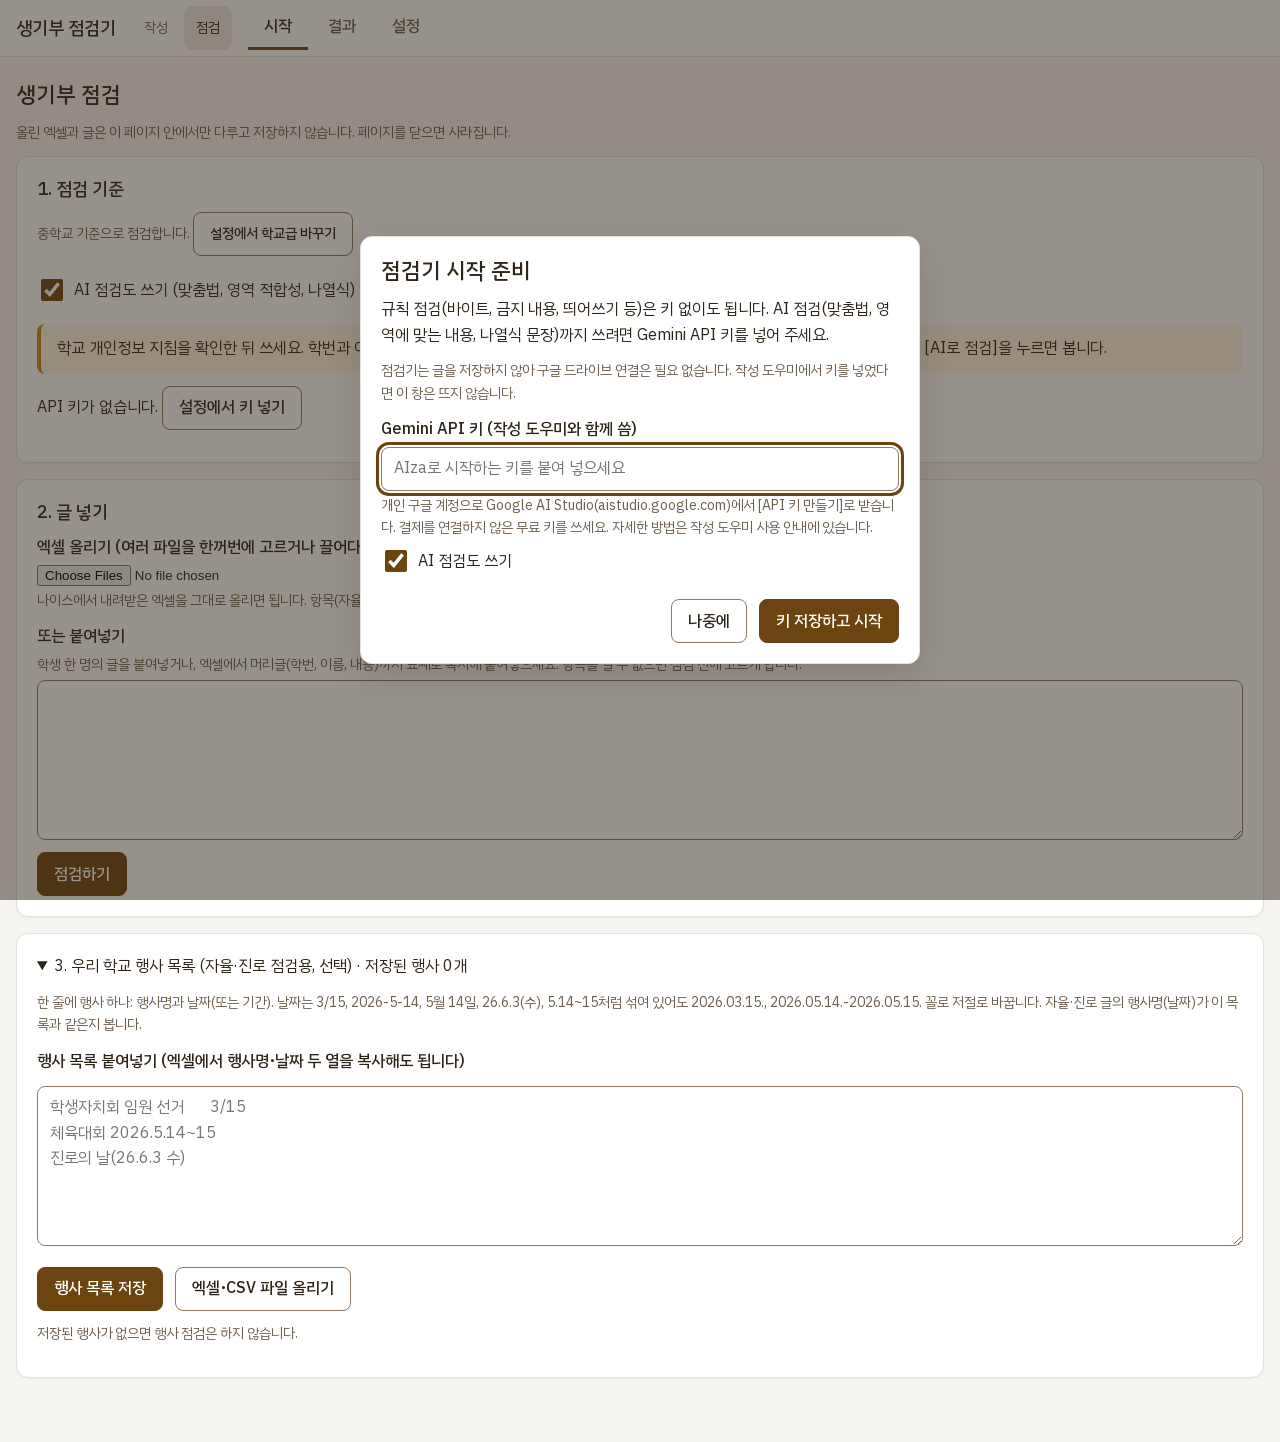
<file: sgb-checker/index.html>
<!DOCTYPE html>
<html lang="ko">
<head>
<meta charset="utf-8">
<meta name="viewport" content="width=device-width, initial-scale=1">
<meta http-equiv="Content-Security-Policy" content="default-src 'self'; script-src 'self'; style-src 'self'; font-src 'self'; img-src 'self' data:; connect-src 'self' https://generativelanguage.googleapis.com; object-src 'none'; base-uri 'none'; form-action 'none'">
<meta name="referrer" content="no-referrer">
<title>생기부 점검기</title>
<meta name="description" content="다른 선생님이 쓴 학교생활기록부 글을 2026 기재요령 기준으로 점검하는 교사용 도구">
<link rel="stylesheet" href="css/tokens.css">
<link rel="stylesheet" href="css/components.css">
<script defer src="lib/xlsx.full.min.js"></script>
<script type="module" src="js/app.js"></script>
</head>
<body>
<a class="skip-link" href="#main">본문으로 건너뛰기</a>
<header class="appbar">
  <div class="appbar-in">
    <h1>생기부 점검기</h1>
    <nav class="switch" aria-label="도구 바꾸기">
      <a href="../textgenerator-v2/">작성</a>
      <span aria-current="page">점검</span>
    </nav>
    <nav class="tabs" aria-label="화면">
      <button type="button" class="tab" data-view="start">시작</button>
      <button type="button" class="tab" data-view="results">결과</button>
      <button type="button" class="tab" data-view="settings">설정</button>
    </nav>
  </div>
</header>
<main id="main" tabindex="-1">
  <noscript><div class="alert alert-danger">자바스크립트를 켜야 쓸 수 있습니다.</div></noscript>
</main>
<div id="live" class="sr-only" aria-live="polite"></div>
</body>
</html>
</file>
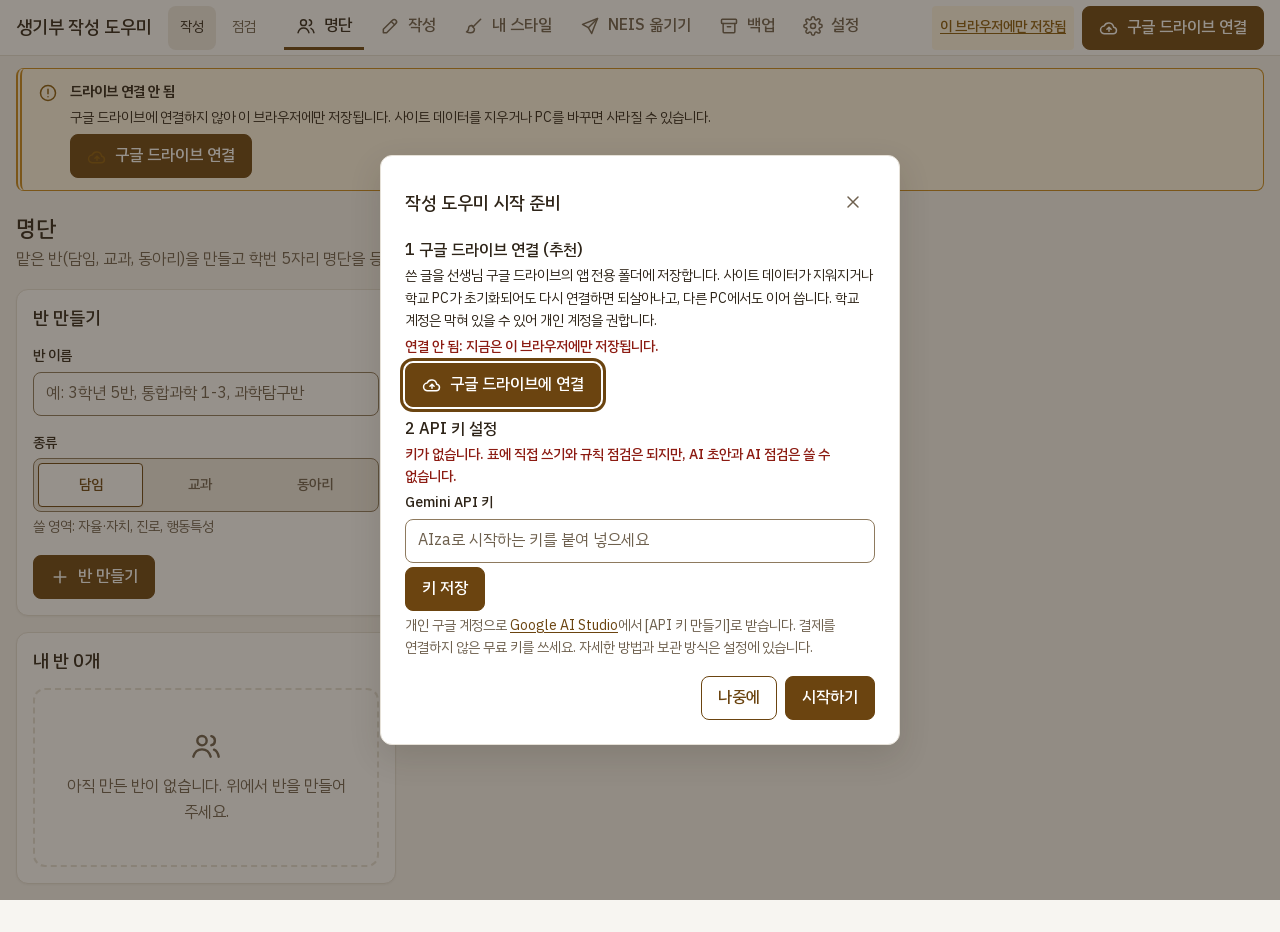
<file: textgenerator-v2/index.html>
<!DOCTYPE html>
<html lang="ko">
<head>
<meta charset="utf-8">
<meta name="viewport" content="width=device-width, initial-scale=1">
<title>생기부 작성 도우미</title>
<meta name="description" content="교사용 학교생활기록부 작성 도우미: 명단, 메모 기반 AI 초안, 바이트와 금지 표현 검사, NEIS 옮기기">
<meta name="theme-color" content="#6B4410">
<meta name="referrer" content="no-referrer">
<link rel="stylesheet" href="css/tokens.css">
<link rel="stylesheet" href="css/components.css">
<link rel="stylesheet" href="css/app.css">
<script defer src="../lib/xlsx.full.min.js"></script>
<script type="module" src="js/app.js"></script>
</head>
<body>
<svg width="0" height="0" style="position:absolute" aria-hidden="true" focusable="false">
  <defs>
    <symbol id="i-users" viewBox="0 0 24 24" fill="none" stroke="currentColor" stroke-width="1.8" stroke-linecap="round" stroke-linejoin="round"><circle cx="9" cy="8" r="3.5"/><path d="M2.5 20c1-3.6 3.6-5.5 6.5-5.5s5.5 1.9 6.5 5.5"/><path d="M16 4.6a3.5 3.5 0 0 1 0 6.8M18 14.8c1.7.7 2.9 2.4 3.5 5.2"/></symbol>
    <symbol id="i-pen" viewBox="0 0 24 24" fill="none" stroke="currentColor" stroke-width="1.8" stroke-linecap="round" stroke-linejoin="round"><path d="M4 20h4L19 9a2.8 2.8 0 0 0-4-4L4 16z"/><path d="M13.5 6.5l4 4"/></symbol>
    <symbol id="i-grid" viewBox="0 0 24 24" fill="none" stroke="currentColor" stroke-width="1.8" stroke-linecap="round" stroke-linejoin="round"><rect x="3.5" y="3.5" width="17" height="17" rx="2"/><path d="M3.5 9.5h17M3.5 15h17M9.5 3.5v17M15 3.5v17"/></symbol>
    <symbol id="i-send" viewBox="0 0 24 24" fill="none" stroke="currentColor" stroke-width="1.8" stroke-linecap="round" stroke-linejoin="round"><path d="M21 3L10 14"/><path d="M21 3l-7 18-4-7-7-4z"/></symbol>
    <symbol id="i-archive" viewBox="0 0 24 24" fill="none" stroke="currentColor" stroke-width="1.8" stroke-linecap="round" stroke-linejoin="round"><rect x="3" y="4" width="18" height="5" rx="1"/><path d="M5 9v10a1 1 0 0 0 1 1h12a1 1 0 0 0 1-1V9M10 13h4"/></symbol>
    <symbol id="i-gear" viewBox="0 0 24 24" fill="none" stroke="currentColor" stroke-width="1.8" stroke-linecap="round" stroke-linejoin="round"><circle cx="12" cy="12" r="3"/><path d="M19.4 15a1.7 1.7 0 0 0 .3 1.8l.1.1a2 2 0 1 1-2.8 2.8l-.1-.1a1.7 1.7 0 0 0-1.8-.3 1.7 1.7 0 0 0-1 1.5V21a2 2 0 1 1-4 0v-.1a1.7 1.7 0 0 0-1.1-1.5 1.7 1.7 0 0 0-1.8.3l-.1.1a2 2 0 1 1-2.8-2.8l.1-.1a1.7 1.7 0 0 0 .3-1.8 1.7 1.7 0 0 0-1.5-1H3a2 2 0 1 1 0-4h.1a1.7 1.7 0 0 0 1.5-1.1 1.7 1.7 0 0 0-.3-1.8l-.1-.1a2 2 0 1 1 2.8-2.8l.1.1a1.7 1.7 0 0 0 1.8.3H9a1.7 1.7 0 0 0 1-1.5V3a2 2 0 1 1 4 0v.1a1.7 1.7 0 0 0 1 1.5 1.7 1.7 0 0 0 1.8-.3l.1-.1a2 2 0 1 1 2.8 2.8l-.1.1a1.7 1.7 0 0 0-.3 1.8V9a1.7 1.7 0 0 0 1.5 1H21a2 2 0 1 1 0 4h-.1a1.7 1.7 0 0 0-1.5 1z"/></symbol>
    <symbol id="i-plus" viewBox="0 0 24 24" fill="none" stroke="currentColor" stroke-width="1.8" stroke-linecap="round" stroke-linejoin="round"><path d="M12 5v14M5 12h14"/></symbol>
    <symbol id="i-trash" viewBox="0 0 24 24" fill="none" stroke="currentColor" stroke-width="1.8" stroke-linecap="round" stroke-linejoin="round"><path d="M4 7h16M10 11v6M14 11v6M6 7l1 12a2 2 0 0 0 2 2h6a2 2 0 0 0 2-2l1-12M9 7V4h6v3"/></symbol>
    <symbol id="i-edit" viewBox="0 0 24 24" fill="none" stroke="currentColor" stroke-width="1.8" stroke-linecap="round" stroke-linejoin="round"><path d="M12 20h8"/><path d="M4 20v-4L15 5a2.1 2.1 0 0 1 3 3L7 19z"/></symbol>
    <symbol id="i-up" viewBox="0 0 24 24" fill="none" stroke="currentColor" stroke-width="1.8" stroke-linecap="round" stroke-linejoin="round"><path d="M6 15l6-6 6 6"/></symbol>
    <symbol id="i-down" viewBox="0 0 24 24" fill="none" stroke="currentColor" stroke-width="1.8" stroke-linecap="round" stroke-linejoin="round"><path d="M6 9l6 6 6-6"/></symbol>
    <symbol id="i-left" viewBox="0 0 24 24" fill="none" stroke="currentColor" stroke-width="1.8" stroke-linecap="round" stroke-linejoin="round"><path d="M15 6l-6 6 6 6"/></symbol>
    <symbol id="i-right" viewBox="0 0 24 24" fill="none" stroke="currentColor" stroke-width="1.8" stroke-linecap="round" stroke-linejoin="round"><path d="M9 6l6 6-6 6"/></symbol>
    <symbol id="i-close" viewBox="0 0 24 24" fill="none" stroke="currentColor" stroke-width="1.8" stroke-linecap="round" stroke-linejoin="round"><path d="M6 6l12 12M18 6L6 18"/></symbol>
    <symbol id="i-copy" viewBox="0 0 24 24" fill="none" stroke="currentColor" stroke-width="1.8" stroke-linecap="round" stroke-linejoin="round"><rect x="8.5" y="8.5" width="12" height="12" rx="2"/><path d="M15.5 8.5V5.5a2 2 0 0 0-2-2h-8a2 2 0 0 0-2 2v8a2 2 0 0 0 2 2h3"/></symbol>
    <symbol id="i-check" viewBox="0 0 24 24" fill="none" stroke="currentColor" stroke-width="1.8" stroke-linecap="round" stroke-linejoin="round"><path d="M5 12.5l4.5 4.5L19 7.5"/></symbol>
    <symbol id="i-alert" viewBox="0 0 24 24" fill="none" stroke="currentColor" stroke-width="1.8" stroke-linecap="round" stroke-linejoin="round"><circle cx="12" cy="12" r="9"/><path d="M12 7.5v5.5M12 16.5h.01"/></symbol>
    <symbol id="i-info" viewBox="0 0 24 24" fill="none" stroke="currentColor" stroke-width="1.8" stroke-linecap="round" stroke-linejoin="round"><circle cx="12" cy="12" r="9"/><path d="M12 11v5.5M12 7.5h.01"/></symbol>
    <symbol id="i-download" viewBox="0 0 24 24" fill="none" stroke="currentColor" stroke-width="1.8" stroke-linecap="round" stroke-linejoin="round"><path d="M12 4v11M7.5 10.5L12 15l4.5-4.5M5 19.5h14"/></symbol>
    <symbol id="i-upload" viewBox="0 0 24 24" fill="none" stroke="currentColor" stroke-width="1.8" stroke-linecap="round" stroke-linejoin="round"><path d="M12 15V4M7.5 8.5L12 4l4.5 4.5M5 19.5h14"/></symbol>
    <symbol id="i-play" viewBox="0 0 24 24" fill="none" stroke="currentColor" stroke-width="1.8" stroke-linecap="round" stroke-linejoin="round"><path d="M7 5l12 7-12 7z"/></symbol>
    <symbol id="i-pause" viewBox="0 0 24 24" fill="none" stroke="currentColor" stroke-width="1.8" stroke-linecap="round" stroke-linejoin="round"><path d="M8 5v14M16 5v14"/></symbol>
    <symbol id="i-spark" viewBox="0 0 24 24" fill="none" stroke="currentColor" stroke-width="1.8" stroke-linecap="round" stroke-linejoin="round"><path d="M12 3l1.8 5.2L19 10l-5.2 1.8L12 17l-1.8-5.2L5 10l5.2-1.8z"/><path d="M18.5 16.5l.7 1.8 1.8.7-1.8.7-.7 1.8-.7-1.8-1.8-.7 1.8-.7z"/></symbol>
    <symbol id="i-file" viewBox="0 0 24 24" fill="none" stroke="currentColor" stroke-width="1.8" stroke-linecap="round" stroke-linejoin="round"><path d="M14 3H7a2 2 0 0 0-2 2v14a2 2 0 0 0 2 2h10a2 2 0 0 0 2-2V8z"/><path d="M14 3v5h5M9 13h6M9 17h4"/></symbol>
    <symbol id="i-clean" viewBox="0 0 24 24" fill="none" stroke="currentColor" stroke-width="1.8" stroke-linecap="round" stroke-linejoin="round"><path d="M4 7h10M4 12h16M4 17h7"/><path d="M17 4l3 3M20 4l-3 3"/></symbol>
    <symbol id="i-undo" viewBox="0 0 24 24" fill="none" stroke="currentColor" stroke-width="1.8" stroke-linecap="round" stroke-linejoin="round"><path d="M9 14L4 9l5-5"/><path d="M4 9h10.5a5.5 5.5 0 0 1 0 11H11"/></symbol>
    <symbol id="i-drive" viewBox="0 0 24 24" fill="none" stroke="currentColor" stroke-width="1.8" stroke-linecap="round" stroke-linejoin="round"><path d="M7 19h10a4 4 0 0 0 .6-7.95A6 6 0 0 0 6.2 9.6 4.7 4.7 0 0 0 7 19z"/><path d="M12 16v-5M9.5 13.5L12 11l2.5 2.5"/></symbol>
    <symbol id="i-key" viewBox="0 0 24 24" fill="none" stroke="currentColor" stroke-width="1.8" stroke-linecap="round" stroke-linejoin="round"><circle cx="8" cy="15" r="4"/><path d="M10.8 12.2L20 3M16 7l3 3M14 9l2 2"/></symbol>
    <symbol id="i-brush" viewBox="0 0 24 24" fill="none" stroke="currentColor" stroke-width="1.8" stroke-linecap="round" stroke-linejoin="round"><path d="M20 4l-9 9"/><path d="M11 13l-1.5-1.5"/><path d="M9.5 11.5c-2.5 0-4 1.6-4 3.8 0 1.6-.8 2.8-2.5 3.7 1.4.6 3 1 4.6 1 2.9 0 4.9-1.9 4.9-4.5z"/></symbol>
  </defs>
</svg>
<a class="skip-link" href="#main">본문으로 건너뛰기</a>
<header class="appbar" id="appbar">
  <span class="appbar-title">생기부 작성 도우미</span>
  <nav class="switch" aria-label="도구 바꾸기"><span aria-current="page">작성</span><a href="../sgb-checker/">점검</a></nav>
  <span id="appbar-badges" class="appbar-badges"></span>
  <div class="appbar-sync">
    <span id="sync-status" class="sync-status" aria-live="polite"></span>
    <button type="button" id="sync-save" class="btn btn-primary sync-save" hidden></button>
  </div>
  <nav class="navtabs" id="navtabs" aria-label="주 메뉴"></nav>
</header>
<div id="banner-root"></div>
<main id="main" class="main" tabindex="-1">
  <noscript><div class="alert alert-danger">자바스크립트를 켜야 쓸 수 있습니다.</div></noscript>
  <p class="muted" id="boot-msg">불러오는 중입니다.</p>
</main>
<div id="live" class="sr-only" aria-live="polite" aria-atomic="true"></div>
<div id="toast-root" class="toast-root"></div>
</body>
</html>
</file>
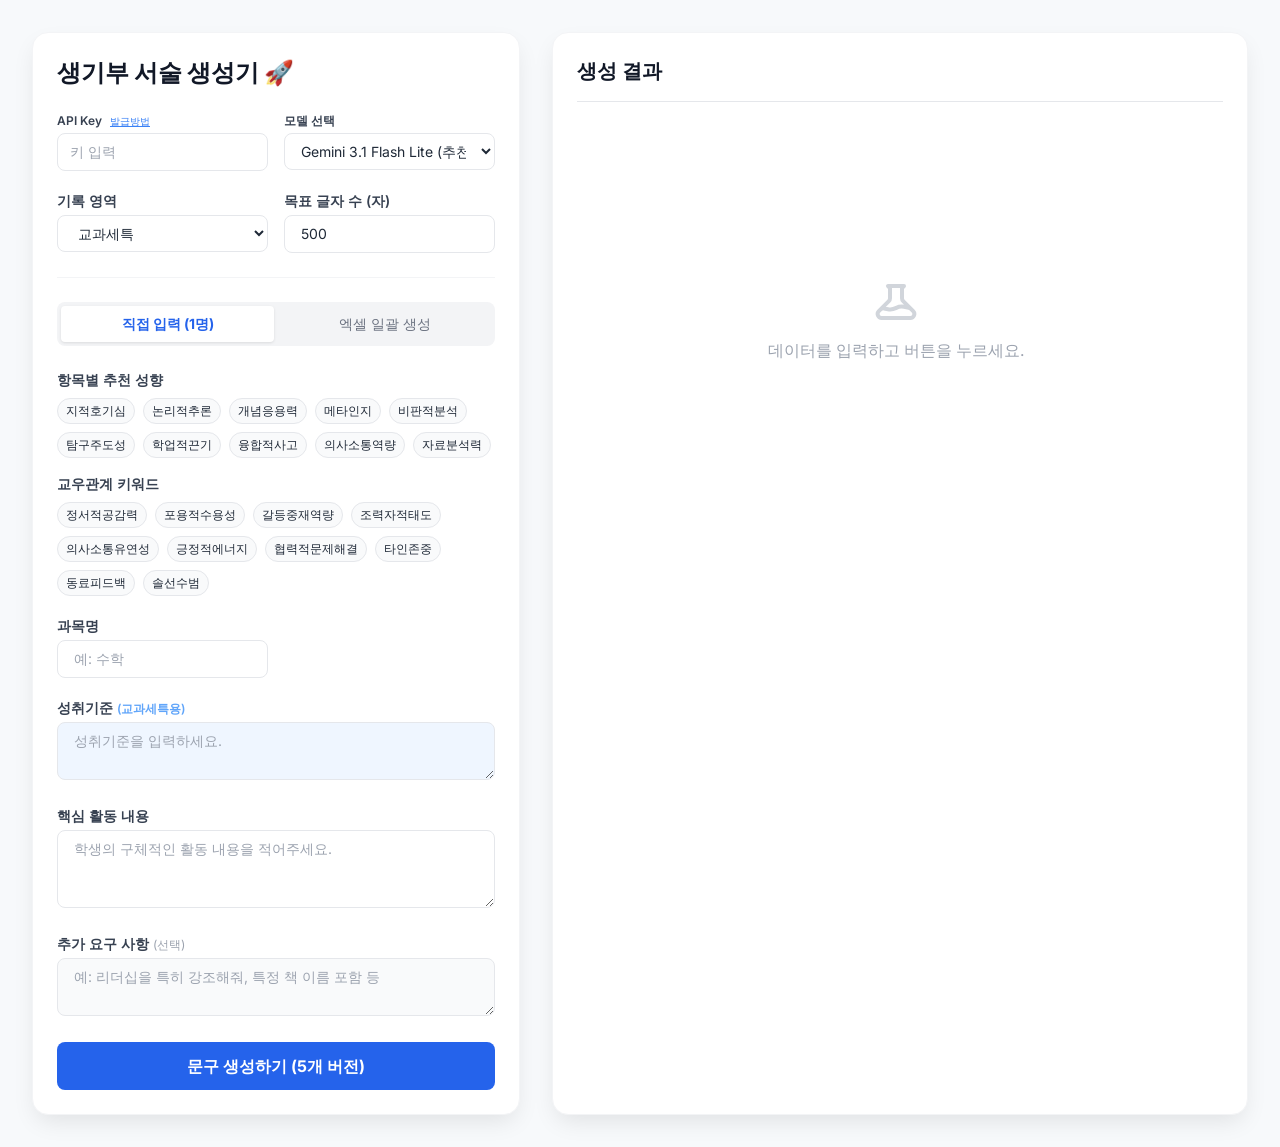
<file: textgenerator/index.html>
<!DOCTYPE html>
<html lang="ko">

<head>
    <meta charset="UTF-8">
    <meta name="viewport" content="width=device-width, initial-scale=1.0">
    <title>AI 기반 학교생활기록부 서술 생성기</title>
    <script src="../lib/tailwindcss.js"></script>
    <script src="../lib/xlsx.full.min.js"></script>
    <style>
        @import url('https://fonts.googleapis.com/css2?family=Inter:wght@400;600;700&display=swap');

        body {
            font-family: 'Inter', sans-serif;
            background-color: #f7f9fb;
        }

        .container-card {
            box-shadow: 0 10px 25px -5px rgba(0, 0, 0, 0.1);
        }

        .trait-tag {
            cursor: pointer;
            transition: all 0.2s;
            border: 1px solid #e5e7eb;
            user-select: none;
        }

        .trait-tag.selected {
            background-color: #3b82f6;
            color: white;
            border-color: #2563eb;
        }

        /* 탭 스타일 */
        .tab-btn {
            transition: all 0.2s;
        }
        .tab-btn.active {
            background-color: white;
            color: #2563eb;
            font-weight: bold;
            box-shadow: 0 1px 3px rgba(0,0,0,0.1);
        }

        /* 메시지 박스 스타일 (alert 대체) */
        #msgBox {
            transition: opacity 0.3s ease-in-out;
        }

        /* 테이블 복사 호버 효과 */
        th.cursor-pointer:hover {
            background-color: #e5e7eb;
        }
    </style>
</head>

<body class="text-gray-800 p-4 md:p-8">

    <!-- 메시지 알림창 -->
    <div id="msgBox" class="fixed top-5 left-1/2 transform -translate-x-1/2 z-50 bg-green-500 text-white px-6 py-3 rounded-full shadow-lg opacity-0 pointer-events-none text-sm font-semibold flex items-center gap-2">
        <svg class="w-5 h-5" fill="none" stroke="currentColor" viewBox="0 0 24 24"><path stroke-linecap="round" stroke-linejoin="round" stroke-width="2" d="M12 9v2m0 4h.01m-6.938 4h13.856c1.54 0 2.502-1.667 1.732-3L13.732 4c-.77-1.333-2.694-1.333-3.464 0L3.34 16c-.77 1.333.192 3 1.732 3z"></path></svg>
        <span id="msgText">메시지</span>
    </div>

    <!-- API 안내 모달 -->
    <div id="apiModal" class="fixed inset-0 z-50 overflow-y-auto hidden">
        <div class="flex items-center justify-center min-h-screen px-4 pt-4 pb-20 text-center sm:block sm:p-0">
            <div class="fixed inset-0 transition-opacity bg-black bg-opacity-50" id="closeModalBg"></div>
            <span class="hidden sm:inline-block sm:align-middle sm:h-screen">&#8203;</span>
            <div class="inline-block align-bottom bg-white rounded-2xl text-left overflow-hidden shadow-xl transform transition-all sm:my-8 sm:align-middle sm:max-w-lg sm:w-full">
                <div class="bg-white px-6 pt-6 pb-4">
                    <h3 class="text-xl leading-6 font-bold text-gray-900 mb-4">Gemini API 키 발급 방법</h3>
                    <div class="text-sm text-gray-600 space-y-3">
                        <p><strong>1. Google AI Studio 접속:</strong> <a href="https://aistudio.google.com/" target="_blank" class="text-blue-600 underline">AI Studio</a></p>
                        <p><strong>2. 학교 계정이 아닌 개인계정으로 사용!!</strong></p>
                        <p><strong>3. API Key 생성:</strong> 오른쪽 상단 'API키 만들기' -> '키 만들기' -> '키 복사' </p>
                        <p><strong>4. API Key 붙여넣기</strong></p>
                        <div class="bg-yellow-50 p-3 rounded-lg border border-yellow-100 text-yellow-800 text-xs">
                            무료 등급은 분당 요청 횟수 제한이 있습니다. 엑셀 일괄 생성 시 자체적으로 지연시간(Delay)을 적용하여 에러를 방지합니다.
                        </div>
                    </div>
                </div>
                <div class="bg-gray-50 px-6 py-3 sm:flex sm:flex-row-reverse">
                    <button type="button" id="closeModalBtn" class="w-full inline-flex justify-center rounded-md bg-blue-600 px-4 py-2 text-white font-medium sm:w-auto sm:text-sm">확인</button>
                </div>
            </div>
        </div>
    </div>

    <!-- 메인 레이아웃 -->
    <div class="max-w-7xl mx-auto grid grid-cols-1 lg:grid-cols-12 gap-8">
        
        <!-- 왼쪽 입력 패널 -->
        <div class="lg:col-span-5 space-y-6">
            <div class="bg-white rounded-2xl p-6 container-card border border-gray-100">
                <h1 class="text-2xl font-bold text-gray-900 mb-6">생기부 서술 생성기 🚀</h1>

                <!-- API Key 및 공통 설정 -->
                <div class="space-y-5 mb-6 pb-6 border-b border-gray-100">
                    <div class="grid grid-cols-2 gap-4">
                        <div>
                            <div class="flex items-center mb-1">
                                <label class="text-xs font-semibold text-gray-700 mr-2">API Key</label>
                                <button id="openModalBtn" class="text-[10px] text-blue-500 underline">발급방법</button>
                            </div>
                            <input type="password" id="apiKey" class="w-full px-3 py-2 border rounded-lg text-sm outline-none focus:border-blue-500" placeholder="키 입력" autocomplete="off">
                        </div>
                        <div>
                            <label class="block text-xs font-semibold text-gray-700 mb-1">모델 선택</label>
                            <select id="modelSelect" class="w-full px-3 py-2 border rounded-lg text-sm bg-white outline-none focus:border-blue-500">
                                <option value="gemini-3.1-flash-lite" selected>Gemini 3.1 Flash Lite (추천/빠름)</option>
                                <option value="gemini-2.5-flash">Gemini 2.5 Flash</option>
                                <option value="gemini-2.5-pro">Gemini 2.5 Pro (고품질/느림)</option>
                                <option value="custom">직접 입력...</option>
                            </select>
                            <input type="text" id="customModel" class="hidden mt-2 w-full px-3 py-1 border rounded text-xs outline-none" placeholder="예: gemini-2.0-flash-exp">
                        </div>
                    </div>
                    <div class="grid grid-cols-2 gap-4">
                        <div>
                            <label class="block text-sm font-semibold text-gray-700 mb-1">기록 영역</label>
                            <select id="category" class="w-full px-4 py-2 border rounded-lg text-sm bg-white outline-none">
                                <option value="교과세특">교과세특</option>
                                <option value="자율활동">자율활동</option>
                                <option value="진로활동">진로활동</option>
                                <option value="동아리활동">동아리활동</option>
                                <option value="행동특성">행동특성</option>
                            </select>
                        </div>
                        <div>
                            <!-- 글자 수 입력 형태 변경 (Range -> Number) -->
                            <label class="block text-sm font-semibold text-gray-700 mb-1">목표 글자 수 (자)</label>
                            <input type="number" id="charLimit" min="100" max="2000" step="10" value="500" class="w-full px-4 py-2 border rounded-lg text-sm bg-white outline-none focus:border-blue-500">
                        </div>
                    </div>
                </div>

                <!-- 탭 UI -->
                <div class="flex space-x-1 mb-6 bg-gray-100 p-1 rounded-lg">
                    <button id="tabManual" class="tab-btn active flex-1 py-2 text-sm rounded text-blue-600 font-bold bg-white">직접 입력 (1명)</button>
                    <button id="tabExcel" class="tab-btn flex-1 py-2 text-sm rounded text-gray-500">엑셀 일괄 생성</button>
                </div>

                <!-- [모드 1] 직접 입력 폼 -->
                <div id="manualMode" class="space-y-5 block">
                    <div>
                        <label class="block text-sm font-semibold text-gray-700 mb-2">항목별 추천 성향</label>
                        <div id="dynamicTraits" class="flex flex-wrap gap-2 mb-4"></div>

                        <label class="block text-sm font-semibold text-gray-700 mb-2">교우관계 키워드</label>
                        <div id="socialTraits" class="flex flex-wrap gap-2"></div>
                    </div>

                    <div class="grid grid-cols-2 gap-4">
                        <div>
                            <label class="block text-sm font-semibold text-gray-700 mb-1" id="detailNameLabel">과목명</label>
                            <input type="text" id="detailName" class="w-full px-4 py-2 border rounded-lg text-sm outline-none" placeholder="예: 수학">
                        </div>
                        <div id="dateInputContainer" class="hidden">
                            <label class="block text-sm font-semibold text-gray-700 mb-1">날짜 (YYYY.MM.DD.)</label>
                            <input type="text" id="activityDate" class="w-full px-4 py-2 border rounded-lg text-sm outline-none border-blue-200" placeholder="2026.05.14.">
                        </div>
                    </div>

                    <div id="achievementStandardContainer">
                        <label class="block text-sm font-semibold text-gray-700 mb-1">성취기준 <span class="text-xs text-blue-400">(교과세특용)</span></label>
                        <textarea id="achievementStandard" rows="2" class="w-full px-4 py-2 border rounded-lg text-sm bg-blue-50 outline-none" placeholder="성취기준을 입력하세요."></textarea>
                    </div>

                    <div>
                        <label class="block text-sm font-semibold text-gray-700 mb-1">핵심 활동 내용</label>
                        <textarea id="activityContent" rows="3" class="w-full px-4 py-2 border rounded-lg text-sm outline-none" placeholder="학생의 구체적인 활동 내용을 적어주세요."></textarea>
                    </div>
                    
                    <div>
                        <label class="block text-sm font-semibold text-gray-700 mb-1">추가 요구 사항 <span class="text-xs text-gray-400 font-normal">(선택)</span></label>
                        <textarea id="additionalRequirements" rows="2" class="w-full px-4 py-2 border rounded-lg text-sm bg-gray-50 outline-none focus:border-blue-500" placeholder="예: 리더십을 특히 강조해줘, 특정 책 이름 포함 등"></textarea>
                    </div>

                    <button id="generateBtn" class="w-full bg-blue-600 hover:bg-blue-700 text-white font-bold py-3 rounded-lg transition active:scale-[0.98]">문구 생성하기 (5개 버전)</button>
                </div>

                <!-- [모드 2] 엑셀 업로드 폼 -->
                <div id="excelMode" class="space-y-5 hidden">
                    <div class="bg-blue-50 p-4 rounded-lg text-sm border border-blue-200 shadow-inner">
                        <div class="flex justify-between items-center mb-2">
                            <p class="font-bold text-blue-900 flex items-center gap-2">
                                <svg class="w-5 h-5" fill="none" stroke="currentColor" viewBox="0 0 24 24"><path stroke-linecap="round" stroke-linejoin="round" stroke-width="2" d="M9 17v-2m3 2v-4m3 4v-6m2 10H7a2 2 0 01-2-2V5a2 2 0 012-2h5.586a1 1 0 01.707.293l5.414 5.414a1 1 0 01.293.707V19a2 2 0 01-2 2z"></path></svg>
                                맞춤 양식 다운로드
                            </p>
                            <button id="downloadTemplateBtn" class="text-xs bg-white text-blue-700 border border-blue-300 hover:bg-blue-100 px-3 py-1.5 rounded-md flex items-center gap-1 transition shadow-sm font-semibold">
                                <svg class="w-4 h-4" fill="none" stroke="currentColor" viewBox="0 0 24 24"><path stroke-linecap="round" stroke-linejoin="round" stroke-width="2" d="M4 16v1a3 3 0 003 3h10a3 3 0 003-3v-1m-4-4l-4 4m0 0l-4-4m4 4V4"></path></svg>
                                기본 양식 받기
                            </button>
                        </div>
                        <p class="text-blue-800 mb-2">현재 선택된 기록 영역에 맞는 헤더를 유지해주세요.</p>
                        <ul id="excelHeadersList" class="list-disc pl-5 mt-1 text-blue-700 space-y-1 bg-white p-2 rounded border border-blue-100 font-mono text-xs">
                        </ul>
                    </div>

                    <div>
                        <label class="block text-sm font-semibold text-gray-700 mb-1">엑셀 파일(.xlsx, .xls) 업로드</label>
                        <input type="file" id="excelFileInput" accept=".xlsx, .xls" class="w-full px-3 py-2 border rounded-lg text-sm outline-none bg-white file:mr-4 file:py-2 file:px-4 file:rounded-full file:border-0 file:text-sm file:font-semibold file:bg-blue-50 file:text-blue-700 hover:file:bg-blue-100">
                        <div id="excelPreviewInfo" class="mt-2 text-xs text-green-600 font-semibold hidden"></div>
                    </div>

                    <div class="flex gap-2">
                        <button id="generateExcelBtn" class="flex-1 bg-indigo-600 hover:bg-indigo-700 text-white font-bold py-3 rounded-lg transition active:scale-[0.98] opacity-50 cursor-not-allowed" disabled>엑셀 데이터로 일괄 생성 시작</button>
                        <button id="stopExcelBtn" class="hidden px-6 bg-red-500 hover:bg-red-600 text-white font-bold py-3 rounded-lg transition active:scale-[0.98]">중지</button>
                    </div>
                </div>

            </div>
        </div>

        <!-- 오른쪽 출력 패널 -->
        <div class="lg:col-span-7">
            <div class="bg-white rounded-2xl p-6 container-card border border-gray-100 min-h-[600px] flex flex-col h-full">
                <div class="flex justify-between items-center border-b pb-4 mb-4">
                    <h2 class="text-xl font-bold text-gray-900" id="resultTitle">생성 결과</h2>
                    <div class="flex gap-2">
                        <button id="downloadExcelResultBtn" class="hidden text-sm bg-green-50 border border-green-200 text-green-700 px-3 py-1.5 rounded-md hover:bg-green-100 font-semibold transition active:bg-green-200 flex items-center gap-1 shadow-sm">
                            <svg class="w-4 h-4" fill="none" stroke="currentColor" viewBox="0 0 24 24"><path stroke-linecap="round" stroke-linejoin="round" stroke-width="2" d="M4 16v1a3 3 0 003 3h10a3 3 0 003-3v-1m-4-4l-4 4m0 0l-4-4m4 4V4"></path></svg>
                            엑셀 다운로드
                        </button>
                        <button id="copyAllBtn" class="hidden text-sm bg-gray-100 px-3 py-1.5 rounded-md hover:bg-gray-200 font-semibold transition active:bg-gray-300">
                            전체 복사
                        </button>
                    </div>
                </div>
                <!-- 결과 출력 영역 -->
                <div id="outputArea" class="flex-1 space-y-4 overflow-y-auto pr-2 pb-10">
                    <div class="text-center py-40 text-gray-400 flex flex-col items-center">
                        <svg class="w-12 h-12 mb-3 text-gray-300" fill="none" stroke="currentColor" viewBox="0 0 24 24"><path stroke-linecap="round" stroke-linejoin="round" stroke-width="2" d="M19.428 15.428a2 2 0 00-1.022-.547l-2.387-.477a6 6 0 00-3.86.517l-.318.158a6 6 0 01-3.86.517L6.05 15.21a2 2 0 00-1.806.547M8 4h8l-1 1v5.172a2 2 0 00.586 1.414l5 5c1.26 1.26.367 3.414-1.415 3.414H4.828c-1.782 0-2.674-2.154-1.414-3.414l5-5A2 2 0 009 10.172V5L8 4z"></path></svg>
                        데이터를 입력하고 버튼을 누르세요.
                    </div>
                </div>
            </div>
        </div>
    </div>

    <script>
        let geminiApiKey = null;
        let parsedExcelData = [];
        let isProcessingExcel = false;
        let isCancelled = false;

        const delay = (ms) => new Promise(resolve => setTimeout(resolve, ms));

        function showMessage(text, isError = false) {
            const msgBox = document.getElementById('msgBox');
            const msgText = document.getElementById('msgText');
            msgText.textContent = text;
            
            msgBox.classList.remove('bg-green-500', 'bg-red-500');
            msgBox.classList.add(isError ? 'bg-red-500' : 'bg-green-500');
            
            msgBox.classList.remove('opacity-0');
            setTimeout(() => msgBox.classList.add('opacity-0'), 3000);
        }

        const traitsData = {
            "교과세특": ["지적호기심", "논리적추론", "개념응용력", "메타인지", "비판적분석", "탐구주도성", "학업적끈기", "융합적사고", "의사소통역량", "자료분석력"],
            "자율활동": ["공동체기여", "창의적제안", "민주적의사결정", "문제의식", "책임감", "포용적소통", "행동하는양심", "조직운영능력", "변화주도", "봉사정신"],
            "진로활동": ["전공적합성", "진로구체화", "직업적가치관", "정보수집력", "자기이해", "학문적열정", "목표설정능력", "현장탐구력", "도전정신", "유연한진로설계"],
            "동아리활동": ["기술적전문성", "협동적문제해결", "지식공유", "공유가치창출", "실천적탐구", "리더십", "팔로워십", "창의적기획", "분석적평가", "네트워킹능력"],
            "행동특성": ["나눔과배려", "갈등중재", "자기주도성", "정직과신뢰", "협업능력", "회복탄력성", "실천적리더십", "다양성존중", "감정조절력", "지속적성장"]
        };
        const socialTraits = ["정서적공감력", "포용적수용성", "갈등중재역량", "조력자적태도", "의사소통유연성", "긍정적에너지", "협력적문제해결", "타인존중", "동료피드백", "솔선수범"];

        const categorySelect = document.getElementById('category');
        const charLimitInput = document.getElementById('charLimit');
        const achievementStandardContainer = document.getElementById('achievementStandardContainer');
        const outputArea = document.getElementById('outputArea');
        const copyAllBtn = document.getElementById('copyAllBtn');
        const downloadExcelResultBtn = document.getElementById('downloadExcelResultBtn');

        document.getElementById('tabManual').onclick = (e) => switchTab(e.target, 'manualMode');
        document.getElementById('tabExcel').onclick = (e) => switchTab(e.target, 'excelMode');

        function switchTab(clickedBtn, modeId) {
            document.querySelectorAll('.tab-btn').forEach(btn => {
                btn.classList.remove('active', 'text-blue-600', 'font-bold', 'bg-white');
                btn.classList.add('text-gray-500');
            });
            clickedBtn.classList.add('active', 'text-blue-600', 'font-bold', 'bg-white');
            clickedBtn.classList.remove('text-gray-500');
            
            document.getElementById('manualMode').classList.add('hidden');
            document.getElementById('excelMode').classList.add('hidden');
            document.getElementById(modeId).classList.remove('hidden');
        }

        document.getElementById('modelSelect').onchange = (e) => {
            document.getElementById('customModel').classList.toggle('hidden', e.target.value !== 'custom');
        };

        function renderTraits() {
            const cat = categorySelect.value;
            document.getElementById('dynamicTraits').innerHTML = traitsData[cat].map(t => `<span class="trait-tag px-2 py-1 rounded-full text-xs bg-gray-50" data-value="${t}">${t}</span>`).join('');
            if (document.getElementById('socialTraits').innerHTML === "") {
                document.getElementById('socialTraits').innerHTML = socialTraits.map(t => `<span class="trait-tag px-2 py-1 rounded-full text-xs bg-gray-50" data-value="${t}">${t}</span>`).join('');
            }
            document.querySelectorAll('.trait-tag').forEach(tag => {
                tag.onclick = () => tag.classList.toggle('selected');
            });
        }

        function updateExcelInstructions() {
            const cat = categorySelect.value;
            const ul = document.getElementById('excelHeadersList');
            let html = `<li><span class="font-bold">학생_식별자</span> (필수, 예: 1반 1번, 학번 등)</li>`;
            
            if (cat === '교과세특') {
                html += `<li><span class="font-bold">과목명</span> (필수)</li>`;
                html += `<li><span class="font-bold">성취기준</span> (선택)</li>`;
            } else if (cat === '동아리활동') {
                html += `<li><span class="font-bold">동아리명</span> (필수)</li>`;
            } else {
                html += `<li><span class="font-bold">활동명</span> (필수)</li>`;
                if (['자율활동', '진로활동'].includes(cat)) {
                    html += `<li><span class="font-bold">날짜</span> (선택, YYYY.MM.DD.)</li>`;
                }
            }
            
            html += `<li><span class="font-bold">활동내용</span> (필수)</li>`;
            html += `<li><span class="font-bold">성향키워드</span> (선택, 쉼표 구분)</li>`;
            html += `<li><span class="font-bold">추가요구사항</span> (선택)</li>`;
            ul.innerHTML = html;
        }

        categorySelect.onchange = () => {
            const val = categorySelect.value;
            renderTraits();
            updateExcelInstructions();
            document.getElementById('detailNameLabel').textContent = val === '교과세특' ? '과목명' : (val === '동아리활동' ? '동아리명' : '활동명');
            document.getElementById('dateInputContainer').classList.toggle('hidden', !['자율활동', '진로활동'].includes(val));
            achievementStandardContainer.classList.toggle('hidden', val !== '교과세특');
        };

        renderTraits();
        updateExcelInstructions();

        // 모달 관리
        const apiModal = document.getElementById('apiModal');
        document.getElementById('openModalBtn').onclick = () => apiModal.classList.remove('hidden');
        document.getElementById('closeModalBtn').onclick = () => apiModal.classList.add('hidden');
        document.getElementById('closeModalBg').onclick = () => apiModal.classList.add('hidden');

        function getApiSettings() {
            const keyInput = document.getElementById('apiKey').value.trim();
            if (keyInput) {
                geminiApiKey = keyInput;
                document.getElementById('apiKey').value = "";
            }
            if (!geminiApiKey) {
                showMessage('API Key를 입력하세요.', true);
                return null;
            }
            let selectedModel = document.getElementById('modelSelect').value;
            if (selectedModel === 'custom') {
                selectedModel = document.getElementById('customModel').value.trim();
                if (!selectedModel) {
                    showMessage('모델명을 입력해 주세요.', true);
                    return null;
                }
            }
            return { key: geminiApiKey, model: selectedModel };
        }

        document.getElementById('generateBtn').onclick = async () => {
            const settings = getApiSettings();
            if(!settings) return;

            const content = document.getElementById('activityContent').value;
            if(!content) return showMessage('핵심 활동 내용을 입력해주세요.', true);

            const cat = categorySelect.value;
            const detailName = document.getElementById('detailName').value;
            const charLimit = charLimitInput.value;
            const traits = Array.from(document.querySelectorAll('.trait-tag.selected')).map(t => t.dataset.value);

            let formatInstruction = "";
            if (cat === '자율활동' || cat === '진로활동') {
                const dateVal = document.getElementById('activityDate').value.trim();
                formatInstruction = `6. **반드시 첫 문장의 시작은 '${detailName}(${dateVal})'로 할 것.**`;
            }

            let achievementVal = document.getElementById('achievementStandard').value.trim();
            let achievementInstruction = achievementVal ? `\n[성취기준]\n${achievementVal}\n\n[성취기준 반영 지침]\n- 대괄호[]로 묶인 성취기준 코드 포함 금지.\n- '성취기준을 성취함' 직접적인 언급 배제.` : "";

            const additionalReq = document.getElementById('additionalRequirements').value.trim();
            let additionalInstruction = additionalReq ? `\n[추가 요구 사항]\n- ${additionalReq}` : "";

            outputArea.innerHTML = `<div class="py-20 text-blue-600 animate-pulse text-center w-full">데이터를 분석하여 문구를 생성 중입니다...</div>`;
            copyAllBtn.classList.add('hidden');
            downloadExcelResultBtn.classList.add('hidden');
            document.getElementById('resultTitle').textContent = "생성 결과 (5개 버전)";

            const promptText = `너는 중고등학교 교사야. 아래 조건들을 종합하여 생활기록부 ${cat} 영역 서술형 문구를 작성해.

[대상 활동/과목] ${detailName}
[선택된 성향 및 키워드] ${traits.join(', ')}
[핵심 활동 내용] ${content}
${achievementInstruction}
${additionalInstruction}

[규정 및 작성 지침]
1. 모든 문장은 '~함', '~임', '~돋보임' 형태의 **관찰자 시점 명사형 종결 어미**를 사용함.
2. 추상적인 찬사보다는 구체적인 활동 사례를 객관적으로 기술함.
3. 교외 수상, 사교육 요소 기재 불가.
4. **공백 포함 반드시 ${charLimit}자 내외**로 작성.
5. 서로 다른 강조점을 가진 5가지 버전을 생성함.
${formatInstruction}

[응답 형식 - 반드시 JSON으로만 출력]
{"versions": [
    {"title": "버전 명칭 1", "content": "내용", "review": "검토평"},
    {"title": "버전 명칭 2", "content": "내용", "review": "검토평"},
    {"title": "버전 명칭 3", "content": "내용", "review": "검토평"},
    {"title": "버전 명칭 4", "content": "내용", "review": "검토평"},
    {"title": "버전 명칭 5", "content": "내용", "review": "검토평"}
]}`;

            try {
                const res = await fetch(`https://generativelanguage.googleapis.com/v1beta/models/${settings.model}:generateContent?key=${settings.key}`, {
                    method: 'POST',
                    headers: { 'Content-Type': 'application/json' },
                    body: JSON.stringify({ contents: [{ parts: [{ text: promptText }] }], generationConfig: { responseMimeType: "application/json" } })
                });

                if (!res.ok) throw new Error(`API 오류 (${res.status})`);
                
                const data = await res.json();
                const jsonStr = data.candidates[0].content.parts[0].text.match(/\{[\s\S]*\}/)[0];
                const parsed = JSON.parse(jsonStr);

                let tableHtml = `
                <div class="overflow-x-auto w-full pb-4">
                    <table class="w-full border-collapse border border-gray-300 text-sm">
                        <thead class="bg-gray-100">
                            <tr>
                                <th class="border border-gray-300 px-4 py-2 text-center w-24 cursor-pointer hover:bg-gray-200 transition" onclick="copyTableColumn('col-version')" title="열 복사">버전 📋</th>
                                <th class="border border-gray-300 px-4 py-2 text-center cursor-pointer hover:bg-gray-200 transition" onclick="copyTableColumn('content-body')" title="열 복사">생성 내용 📋</th>
                                <th class="border border-gray-300 px-4 py-2 text-center w-20 cursor-pointer hover:bg-gray-200 transition" onclick="copyTableColumn('col-length')" title="열 복사">글자 수 📋</th>
                                <th class="border border-gray-300 px-4 py-2 text-center w-1/4 cursor-pointer hover:bg-gray-200 transition" onclick="copyTableColumn('col-review')" title="열 복사">검토평 📋</th>
                            </tr>
                        </thead>
                        <tbody>`;
                
                parsed.versions.forEach(v => {
                    tableHtml += `
                        <tr class="bg-white hover:bg-gray-50 manual-result-row">
                            <td class="border border-gray-300 px-4 py-3 text-center font-bold text-blue-600 align-top col-version">${v.title}</td>
                            <td class="border border-gray-300 px-4 py-3 text-sm leading-relaxed whitespace-pre-wrap text-gray-800 content-body align-top text-left">${v.content}</td>
                            <td class="border border-gray-300 px-4 py-3 text-center text-xs text-gray-500 align-top col-length">${v.content.length}</td>
                            <td class="border border-gray-300 px-4 py-3 text-xs text-green-700 bg-green-50/30 align-top text-left col-review">${v.review}</td>
                        </tr>`;
                });
                
                tableHtml += `</tbody></table></div>`;
                outputArea.innerHTML = tableHtml;
                copyAllBtn.classList.remove('hidden');
                downloadExcelResultBtn.classList.remove('hidden');
            } catch (e) {
                outputArea.innerHTML = `<div class="text-red-500 py-10 text-center font-bold">오류 발생: ${e.message}</div>`;
            }
        };

        document.getElementById('downloadTemplateBtn').onclick = () => {
            const cat = categorySelect.value;
            const wb = XLSX.utils.book_new();
            let headers = ["학생_식별자"];
            let sampleRow = ["10101"];
            
            if (cat === '교과세특') { headers.push("과목명", "성취기준"); sampleRow.push("수학", ""); } 
            else if (cat === '동아리활동') { headers.push("동아리명"); sampleRow.push("과학탐구부"); } 
            else { 
                headers.push("활동명"); sampleRow.push("자율활동"); 
                if (['자율활동', '진로활동'].includes(cat)) { headers.push("날짜"); sampleRow.push("2026.05.14."); }
            }
            
            headers.push("활동내용", "성향키워드", "추가요구사항");
            sampleRow.push("적극적으로 참여함", "리더십", "");
            
            const ws = XLSX.utils.aoa_to_sheet([headers, sampleRow]);
            XLSX.utils.book_append_sheet(wb, ws, "생기부입력양식");
            XLSX.writeFile(wb, `생기부_일괄생성_${cat}_양식.xlsx`);
            showMessage("엑셀 양식이 다운로드되었습니다.");
        };

        document.getElementById('excelFileInput').addEventListener('change', (e) => {
            const file = e.target.files[0];
            const btn = document.getElementById('generateExcelBtn');
            if (!file) {
                parsedExcelData = []; btn.disabled = true; btn.classList.add('opacity-50'); return;
            }
            const reader = new FileReader();
            reader.onload = (evt) => {
                const wb = XLSX.read(evt.target.result, { type: 'binary' });
                parsedExcelData = XLSX.utils.sheet_to_json(wb.Sheets[wb.SheetNames[0]]);
                if(parsedExcelData.length > 0 && parsedExcelData[0]['학생_식별자']) {
                    document.getElementById('excelPreviewInfo').textContent = `총 ${parsedExcelData.length}명 인식됨`;
                    document.getElementById('excelPreviewInfo').classList.remove('hidden');
                    btn.disabled = false; btn.classList.remove('opacity-50', 'cursor-not-allowed');
                } else {
                    showMessage("학생_식별자 열이 없습니다.", true);
                }
            };
            reader.readAsBinaryString(file);
        });

        document.getElementById('generateExcelBtn').onclick = async () => {
            if(isProcessingExcel) return;
            const settings = getApiSettings(); if(!settings) return;

            isProcessingExcel = true; isCancelled = false;
            document.getElementById('generateExcelBtn').classList.add('hidden');
            document.getElementById('stopExcelBtn').classList.remove('hidden');
            copyAllBtn.classList.add('hidden');
            downloadExcelResultBtn.classList.add('hidden');
            
            const cat = categorySelect.value;
            const charLimit = charLimitInput.value;

            outputArea.innerHTML = `
            <div class="mb-4 text-sm font-semibold flex justify-between bg-blue-50 p-3 rounded">
                <span>작업 진행 상태</span><span id="progressText">0 / ${parsedExcelData.length} 완료</span>
            </div>
            <div class="overflow-x-auto w-full pb-4">
                <table class="w-full border-collapse border border-gray-300 text-sm">
                    <thead class="bg-gray-100">
                        <tr>
                            <th class="border border-gray-300 px-4 py-2 w-24 cursor-pointer hover:bg-gray-200" onclick="copyTableColumn('col-id')">식별자 📋</th>
                            <th class="border border-gray-300 px-4 py-2 cursor-pointer hover:bg-gray-200" onclick="copyTableColumn('col-subject')">대상 📋</th>
                            <th class="border border-gray-300 px-4 py-2 cursor-pointer hover:bg-gray-200" onclick="copyTableColumn('content-body')">생성 내용 📋</th>
                            <th class="border border-gray-300 px-4 py-2 w-20 cursor-pointer hover:bg-gray-200" onclick="copyTableColumn('col-length')">글자수 📋</th>
                        </tr>
                    </thead>
                    <tbody id="batchResults"></tbody>
                </table>
            </div>`;

            const batchResults = document.getElementById('batchResults');

            for (let i = 0; i < parsedExcelData.length; i++) {
                if (isCancelled) { showMessage("작업이 중지되었습니다.", true); break; }
                
                const row = parsedExcelData[i];
                const studentId = row['학생_식별자'];
                const subject = row['과목명'] || row['동아리명'] || row['활동명'] || '';
                const content = row['활동내용'] || '';

                if(!content) continue;

                batchResults.insertAdjacentHTML('beforeend', `<tr id="load_${i}"><td colspan="4" class="text-center p-3 text-blue-500 animate-pulse">데이터 생성 중...</td></tr>`);

                const promptText = `너는 중고등학교 교사야. 
[활동내용] ${content}
[조건] 명사형 종결어미 사용. 공백포함 ${charLimit}자 내외 작성. 반드시 아래 JSON 형식으로 딱 1개만 응답. {"content": "생성내용"}`;

                try {
                    const res = await fetch(`https://generativelanguage.googleapis.com/v1beta/models/${settings.model}:generateContent?key=${settings.key}`, {
                        method: 'POST', headers: { 'Content-Type': 'application/json' },
                        body: JSON.stringify({ contents: [{ parts: [{ text: promptText }] }], generationConfig: { responseMimeType: "application/json" } })
                    });
                    
                    const data = await res.json();
                    const parsed = JSON.parse(data.candidates[0].content.parts[0].text);
                    
                    document.getElementById(`load_${i}`).remove();
                    batchResults.insertAdjacentHTML('beforeend', `
                        <tr class="batch-result-card bg-white hover:bg-gray-50">
                            <td class="border border-gray-300 px-4 py-3 align-top font-bold text-blue-700 col-id">${studentId}</td>
                            <td class="border border-gray-300 px-4 py-3 align-top text-xs col-subject">${subject}</td>
                            <td class="border border-gray-300 px-4 py-3 align-top whitespace-pre-wrap content-body">${parsed.content}</td>
                            <td class="border border-gray-300 px-4 py-3 align-top text-center text-xs col-length">${parsed.content.length}</td>
                        </tr>
                    `);
                } catch(e) {
                     document.getElementById(`load_${i}`).innerHTML = `<td colspan="4" class="text-red-500 text-center p-3">오류: ${e.message}</td>`;
                }

                document.getElementById('progressText').textContent = `${i+1} / ${parsedExcelData.length} 완료`;
                if(i < parsedExcelData.length - 1 && !isCancelled) await delay(4500); // 4.5초 대기
            }

            isProcessingExcel = false;
            document.getElementById('generateExcelBtn').classList.remove('hidden');
            document.getElementById('stopExcelBtn').classList.add('hidden');
            copyAllBtn.classList.remove('hidden');
            downloadExcelResultBtn.classList.remove('hidden');
            showMessage("일괄 생성이 완료되었습니다.");
        };

        document.getElementById('stopExcelBtn').onclick = () => { isCancelled = true; };

        copyAllBtn.onclick = () => {
            const isExcelMode = document.getElementById('tabExcel').classList.contains('active');
            let contents = "";

            if (isExcelMode) {
                const rows = Array.from(document.querySelectorAll('.batch-result-card'));
                contents = rows.map(r => {
                    const id = r.querySelector('.col-id').innerText;
                    const txt = r.querySelector('.content-body').innerText;
                    return `${id}\t"${txt.replace(/"/g, '""')}"`;
                }).join('\n');
            } else {
                const items = Array.from(document.querySelectorAll('.content-body'));
                contents = items.map(el => `"${el.innerText.trim().replace(/"/g, '""')}"`).join('\n');
            }

            const ta = document.createElement("textarea"); ta.value = contents;
            document.body.appendChild(ta); ta.select(); document.execCommand('copy'); ta.remove();
            showMessage('복사 완료! 엑셀에 붙여넣기 하세요.');
        };

        function copyTableColumn(colClass) {
            const items = Array.from(document.querySelectorAll(`.${colClass}`));
            if(items.length === 0) return;
            const contents = items.map(el => `"${el.innerText.trim().replace(/"/g, '""')}"`).join('\n');
            const ta = document.createElement("textarea"); ta.value = contents;
            document.body.appendChild(ta); ta.select(); document.execCommand('copy'); ta.remove();
            showMessage('열이 복사되었습니다.');
        }

        downloadExcelResultBtn.addEventListener('click', () => {
            const isExcelMode = document.getElementById('tabExcel').classList.contains('active');
            let wsData = [];
            
            if (isExcelMode) {
                wsData.push(["식별자", "대상", "생성 내용", "글자 수"]);
                document.querySelectorAll('.batch-result-card').forEach(r => {
                    wsData.push([
                        r.querySelector('.col-id').innerText,
                        r.querySelector('.col-subject').innerText,
                        r.querySelector('.content-body').innerText,
                        r.querySelector('.col-length').innerText
                    ]);
                });
            } else {
                wsData.push(["버전", "생성 내용", "글자 수", "검토평"]);
                document.querySelectorAll('.manual-result-row').forEach(r => {
                    wsData.push([
                        r.querySelector('.col-version').innerText,
                        r.querySelector('.content-body').innerText,
                        r.querySelector('.col-length').innerText,
                        r.querySelector('.col-review').innerText
                    ]);
                });
            }

            const wb = XLSX.utils.book_new();
            const ws = XLSX.utils.aoa_to_sheet(wsData);
            XLSX.utils.book_append_sheet(wb, ws, "생성결과");
            XLSX.writeFile(wb, "생기부_생성결과.xlsx");
            showMessage('엑셀 파일 다운로드 성공!');
        });
    </script>
</body>
</html>
</file>
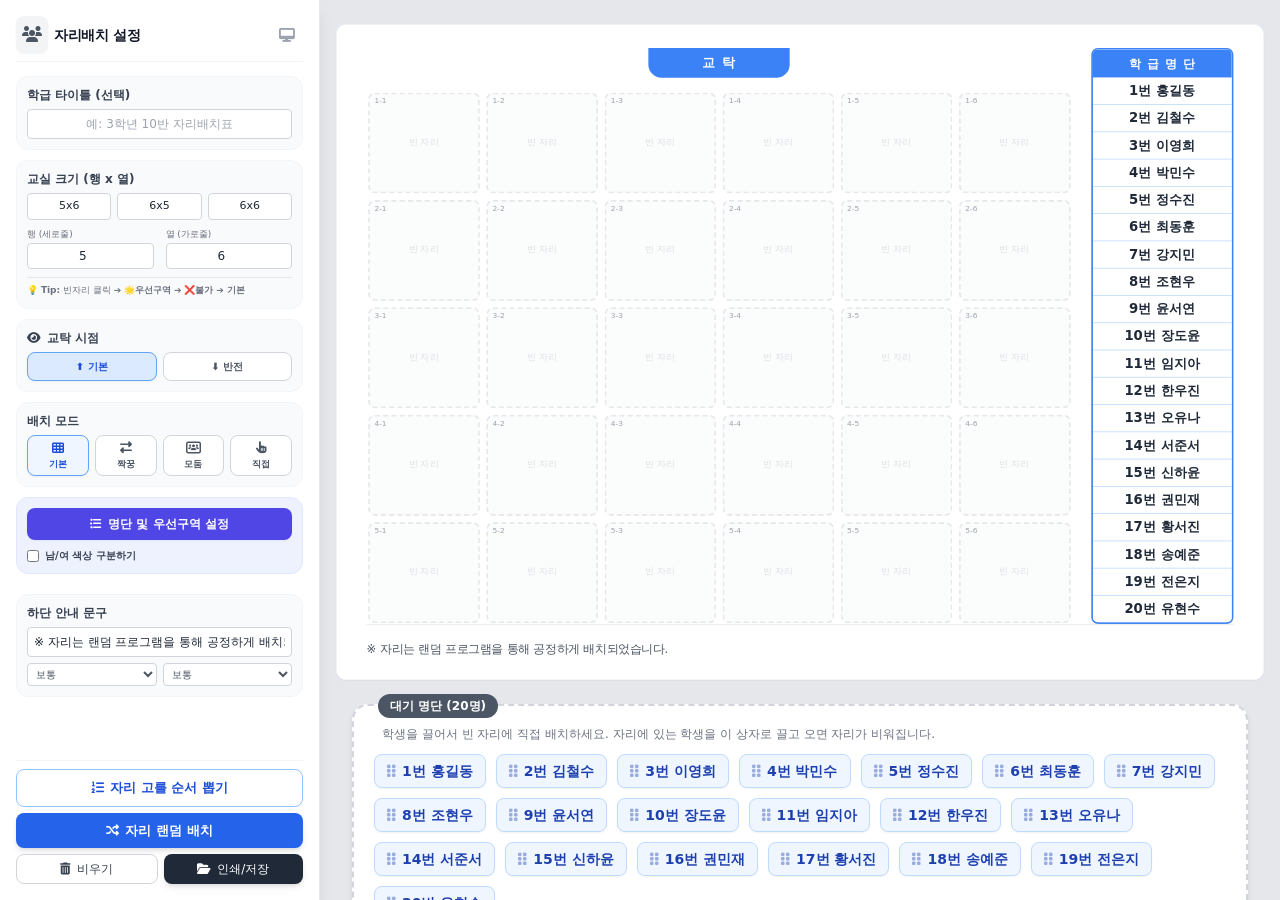
<file: seating.html>
<!DOCTYPE html>
<html lang="ko">
<head>
<meta charset="UTF-8">
<title>이동 중...</title>
<meta http-equiv="refresh" content="0; url=seating/">
<script>location.replace('seating/' + location.search + location.hash);</script>
</head>
<body><a href="seating/">이동하기</a></body>
</html>
</file>
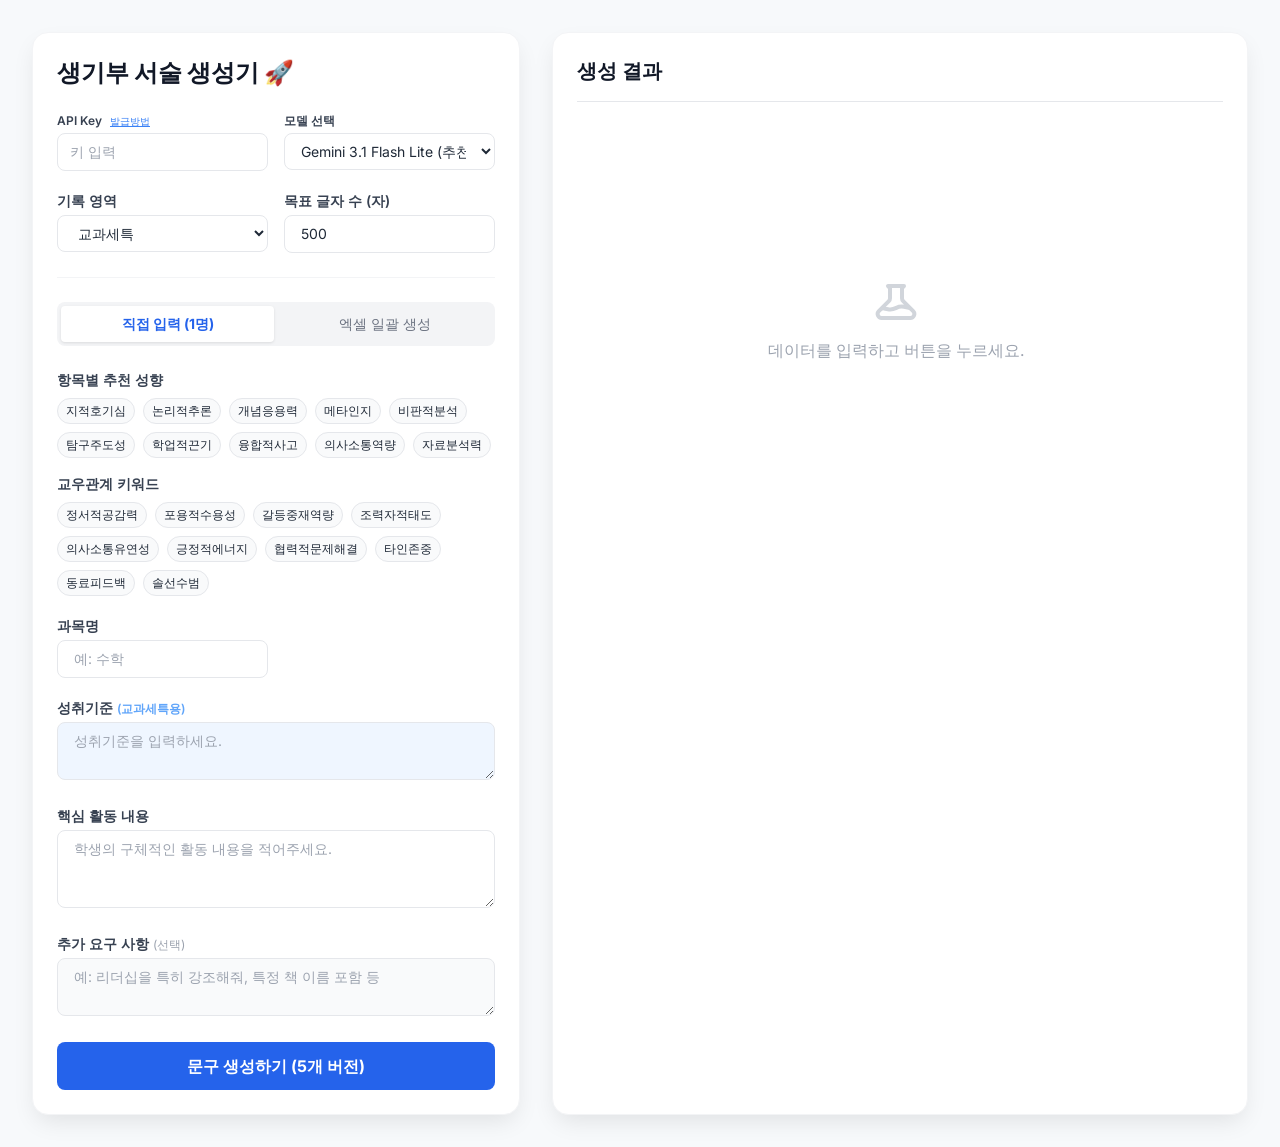
<file: textgenerator.html>
<!DOCTYPE html>
<html lang="ko">
<head>
<meta charset="UTF-8">
<title>이동 중...</title>
<meta http-equiv="refresh" content="0; url=textgenerator/">
<script>location.replace('textgenerator/' + location.search + location.hash);</script>
</head>
<body><a href="textgenerator/">이동하기</a></body>
</html>
</file>
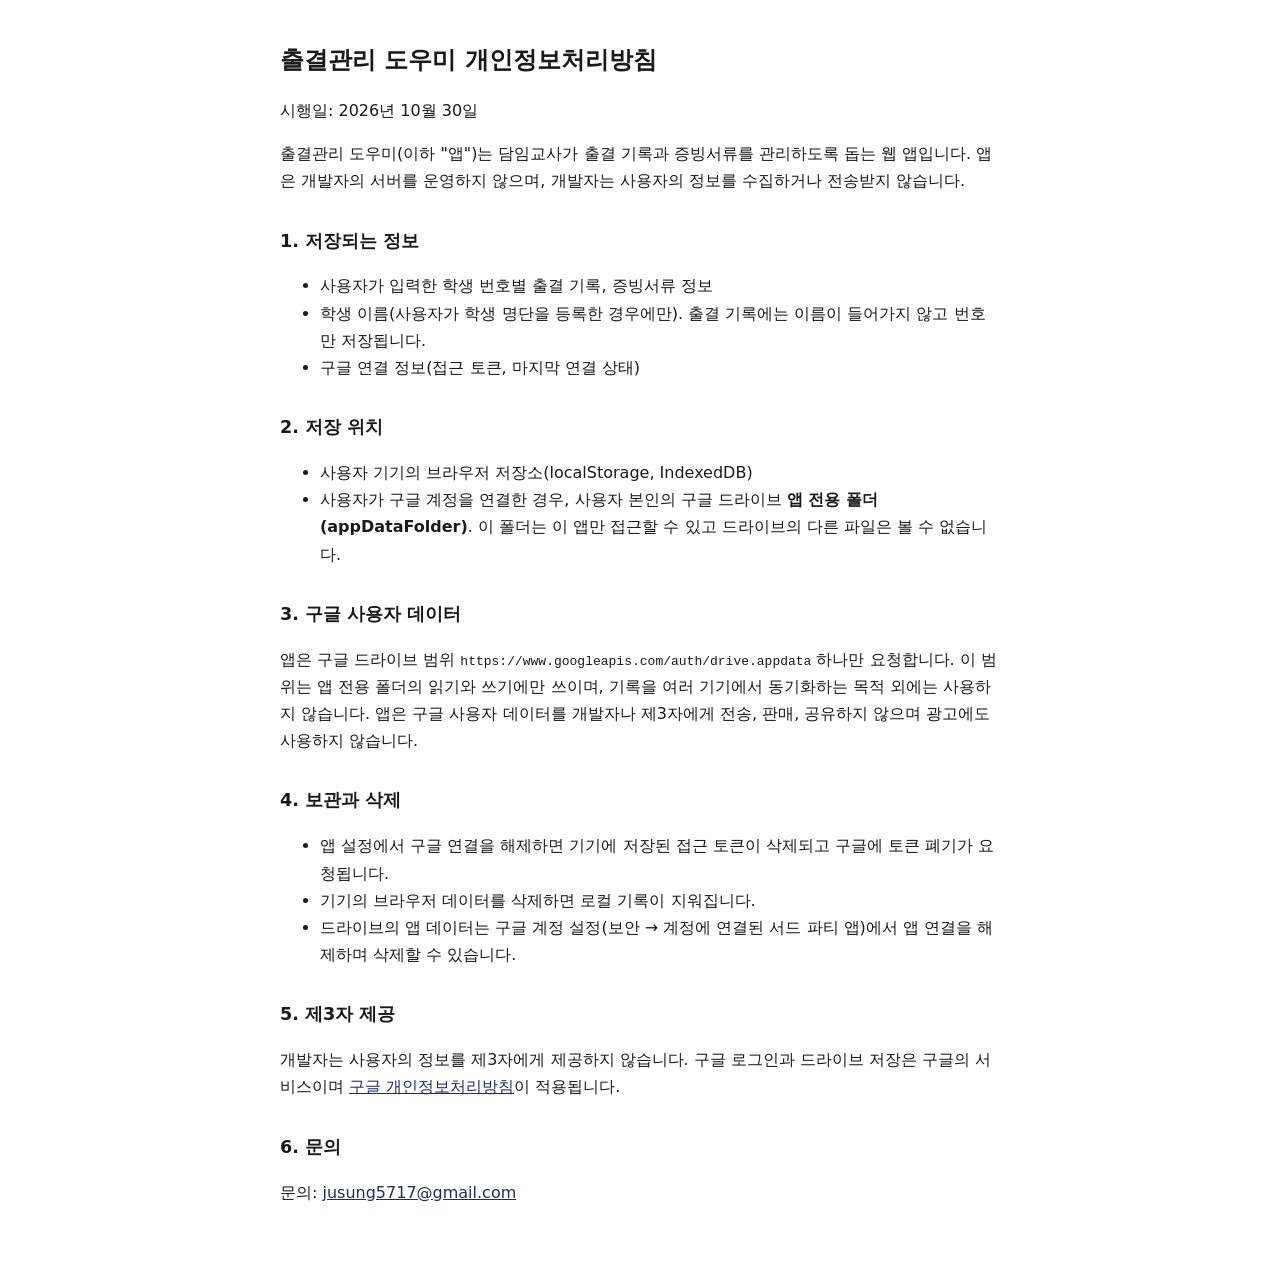
<file: attendance/privacy.html>
<!DOCTYPE html>
<html lang="ko">
<head>
<meta charset="utf-8">
<meta name="viewport" content="width=device-width, initial-scale=1">
<title>출결관리 도우미 개인정보처리방침</title>
<meta name="theme-color" content="#1f2d5c">
<link rel="icon" href="icons/icon-192.png" type="image/png">
<style>
  body { margin: 0; background: #fff; color: #1a1a1a; font-family: system-ui, -apple-system, "Malgun Gothic", sans-serif; line-height: 1.7; }
  main { max-width: 720px; margin: 0 auto; padding: 24px 16px 48px; }
  h1 { font-size: 1.5rem; } h2 { font-size: 1.1rem; margin-top: 2rem; }
  a { color: #1f2d5c; }
</style>
</head>
<body>
<main>
<h1>출결관리 도우미 개인정보처리방침</h1>
<p>시행일: 2026년 10월 30일</p>

<p>출결관리 도우미(이하 "앱")는 담임교사가 출결 기록과 증빙서류를 관리하도록 돕는 웹 앱입니다. 앱은 개발자의 서버를 운영하지 않으며, 개발자는 사용자의 정보를 수집하거나 전송받지 않습니다.</p>

<h2>1. 저장되는 정보</h2>
<ul>
  <li>사용자가 입력한 학생 번호별 출결 기록, 증빙서류 정보</li>
  <li>학생 이름(사용자가 학생 명단을 등록한 경우에만). 출결 기록에는 이름이 들어가지 않고 번호만 저장됩니다.</li>
  <li>구글 연결 정보(접근 토큰, 마지막 연결 상태)</li>
</ul>

<h2>2. 저장 위치</h2>
<ul>
  <li>사용자 기기의 브라우저 저장소(localStorage, IndexedDB)</li>
  <li>사용자가 구글 계정을 연결한 경우, 사용자 본인의 구글 드라이브 <b>앱 전용 폴더(appDataFolder)</b>. 이 폴더는 이 앱만 접근할 수 있고 드라이브의 다른 파일은 볼 수 없습니다.</li>
</ul>

<h2>3. 구글 사용자 데이터</h2>
<p>앱은 구글 드라이브 범위 <code>https://www.googleapis.com/auth/drive.appdata</code> 하나만 요청합니다. 이 범위는 앱 전용 폴더의 읽기와 쓰기에만 쓰이며, 기록을 여러 기기에서 동기화하는 목적 외에는 사용하지 않습니다. 앱은 구글 사용자 데이터를 개발자나 제3자에게 전송, 판매, 공유하지 않으며 광고에도 사용하지 않습니다.</p>

<h2>4. 보관과 삭제</h2>
<ul>
  <li>앱 설정에서 구글 연결을 해제하면 기기에 저장된 접근 토큰이 삭제되고 구글에 토큰 폐기가 요청됩니다.</li>
  <li>기기의 브라우저 데이터를 삭제하면 로컬 기록이 지워집니다.</li>
  <li>드라이브의 앱 데이터는 구글 계정 설정(보안 → 계정에 연결된 서드 파티 앱)에서 앱 연결을 해제하며 삭제할 수 있습니다.</li>
</ul>

<h2>5. 제3자 제공</h2>
<p>개발자는 사용자의 정보를 제3자에게 제공하지 않습니다. 구글 로그인과 드라이브 저장은 구글의 서비스이며 <a href="https://policies.google.com/privacy">구글 개인정보처리방침</a>이 적용됩니다.</p>

<h2>6. 문의</h2>
<p>문의: <a href="mailto:jusung5717@gmail.com">jusung5717@gmail.com</a></p>
</main>
</body>
</html>
</file>
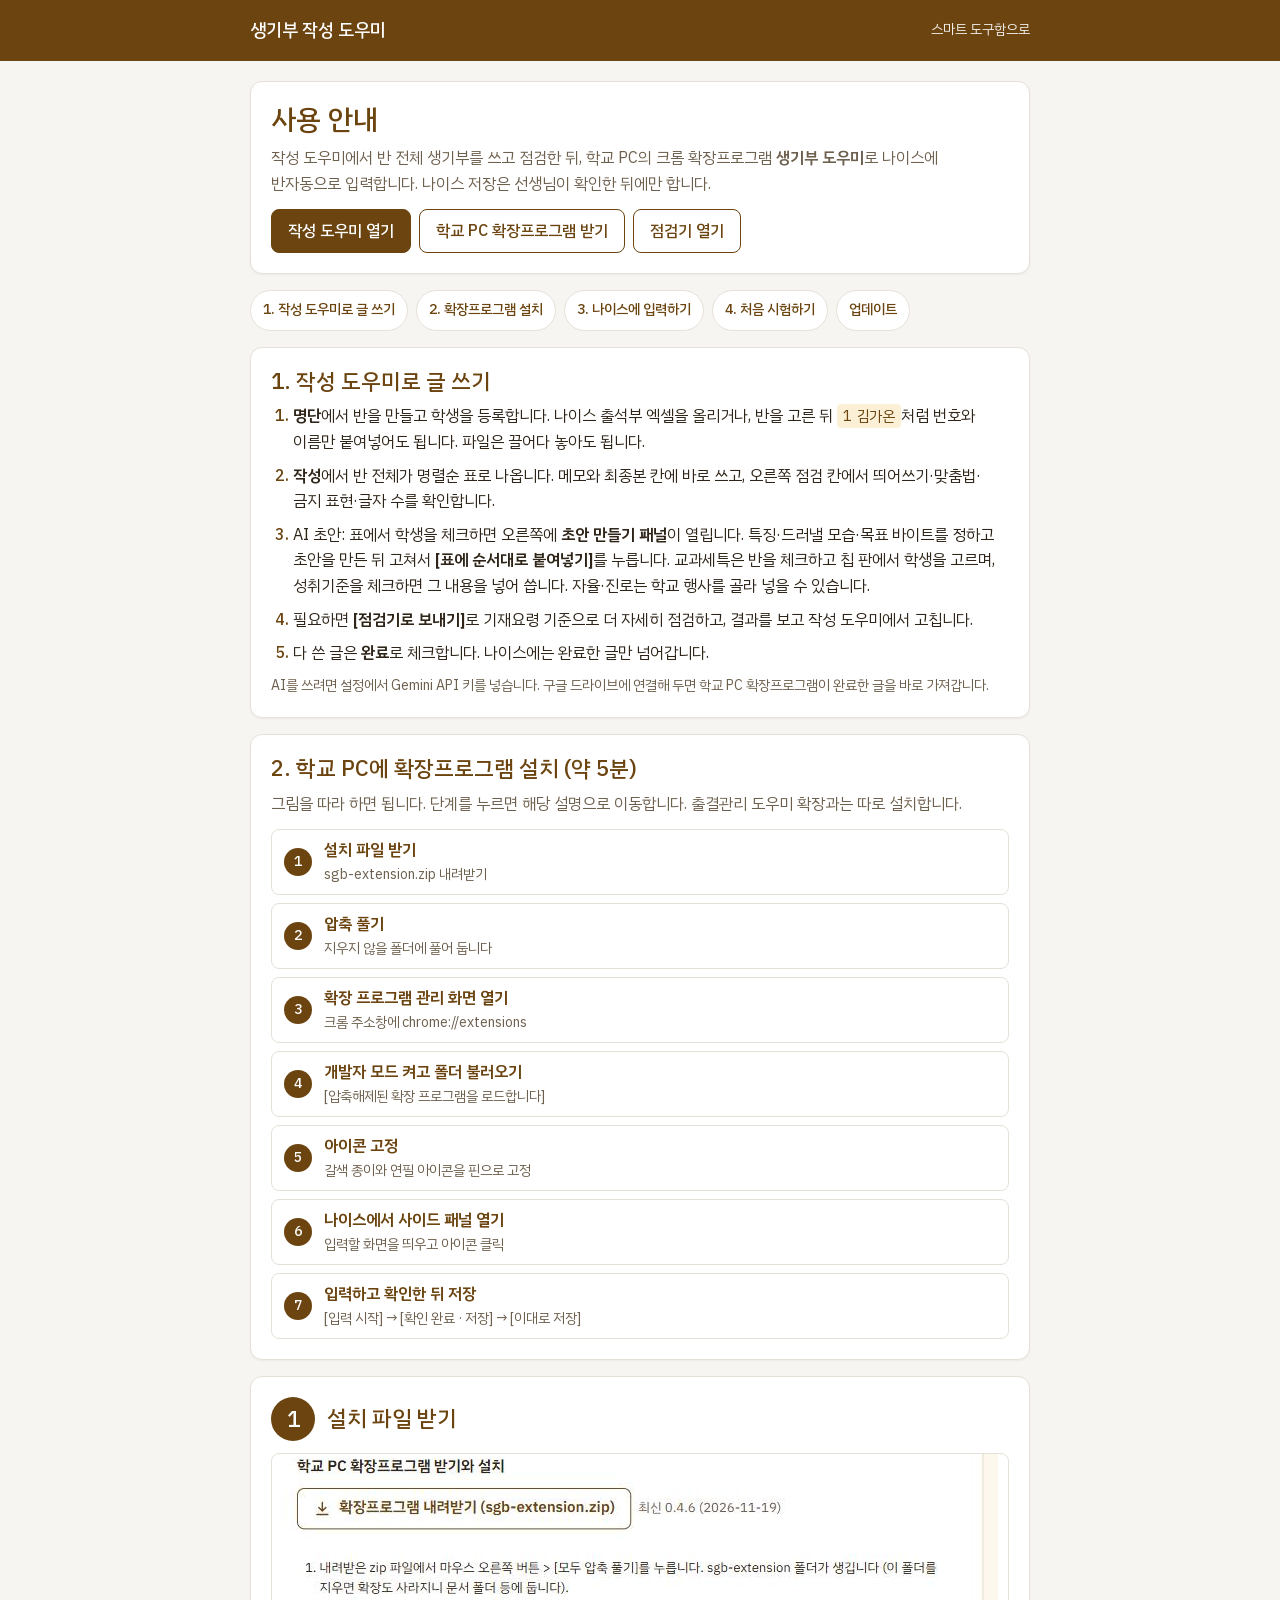
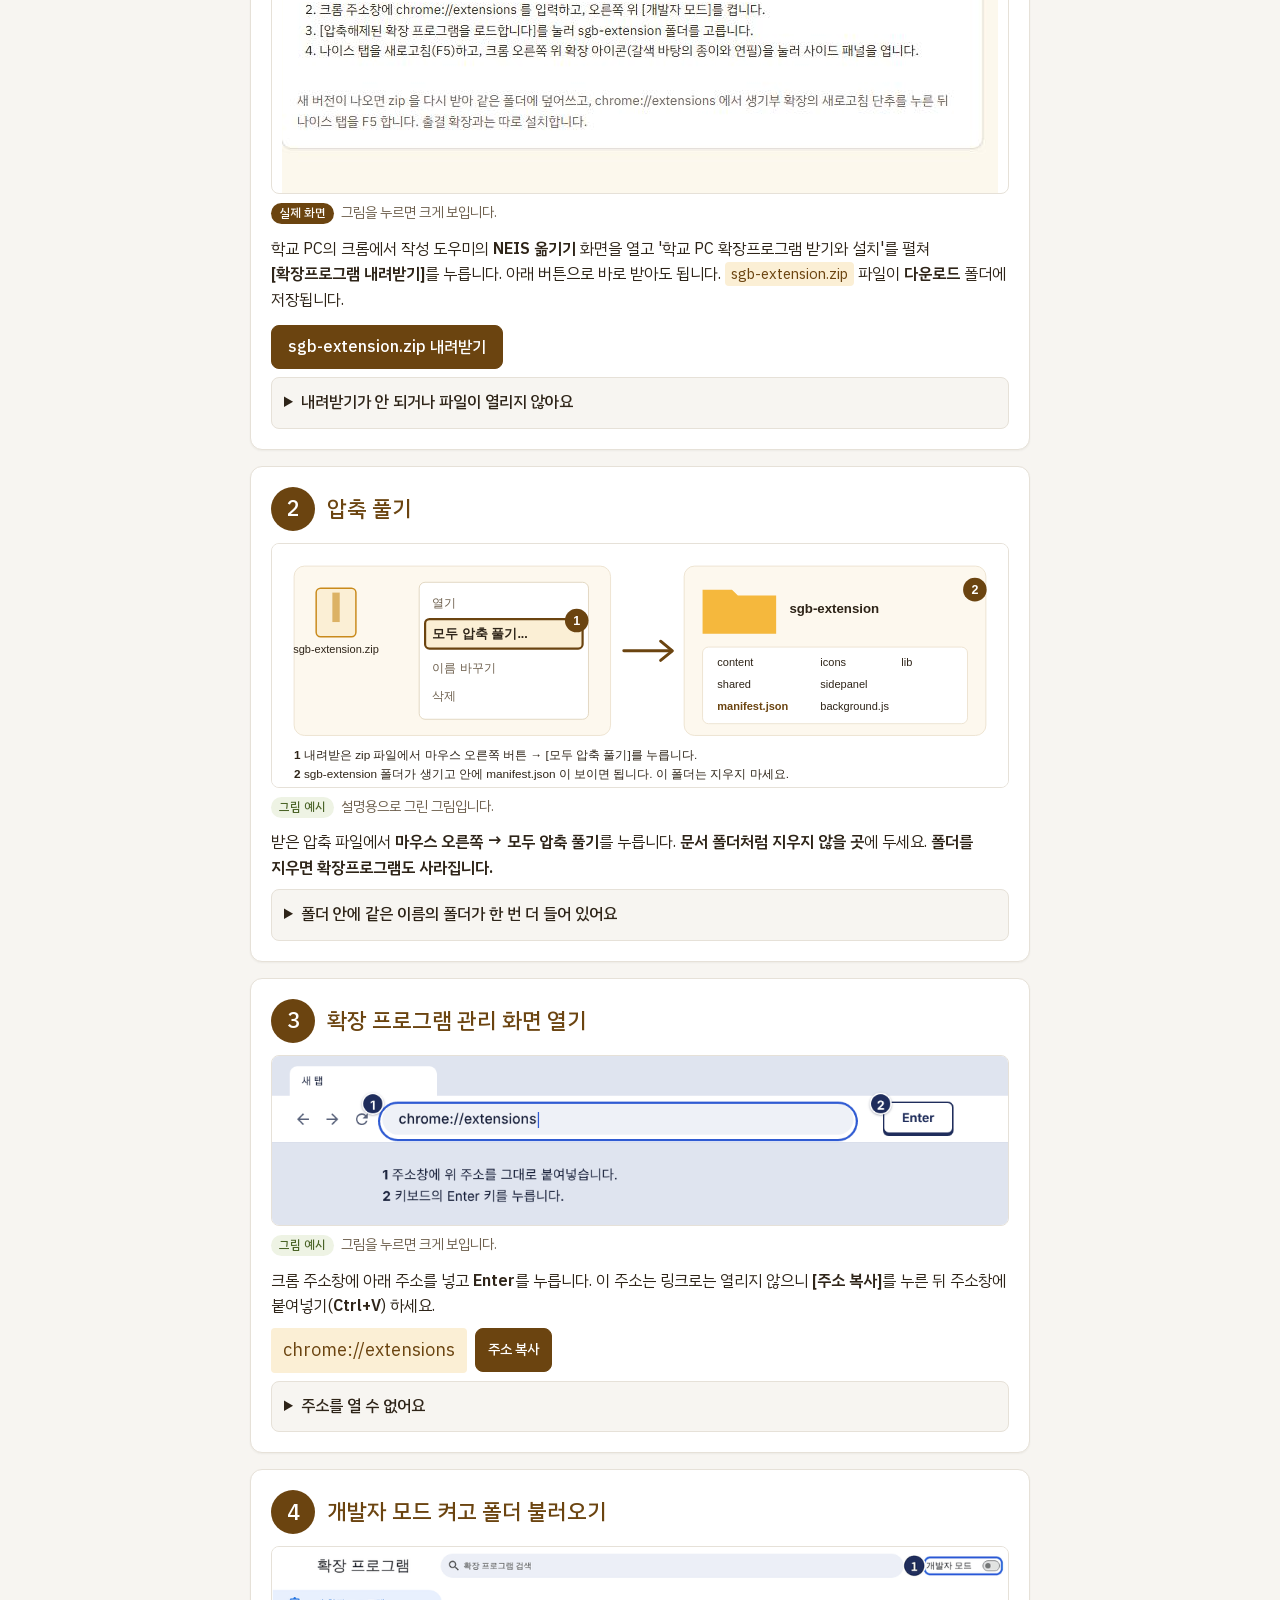
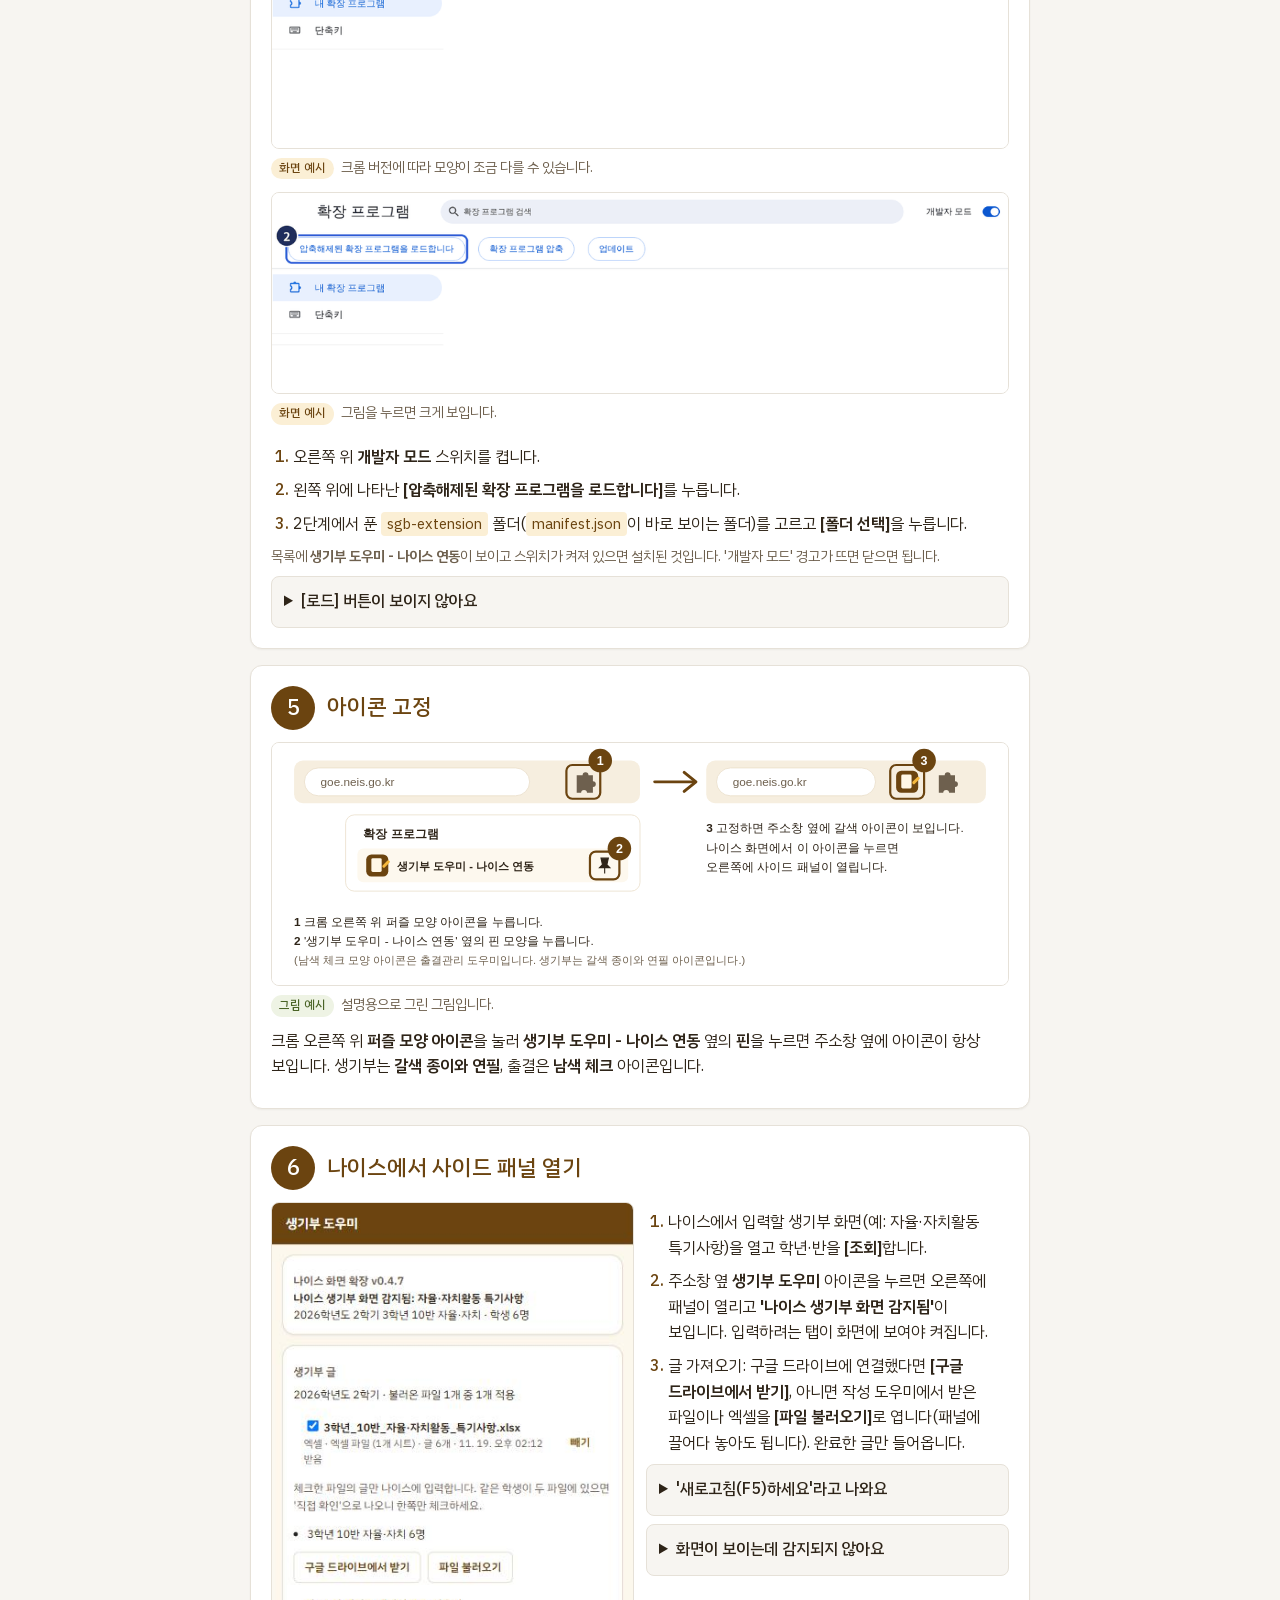
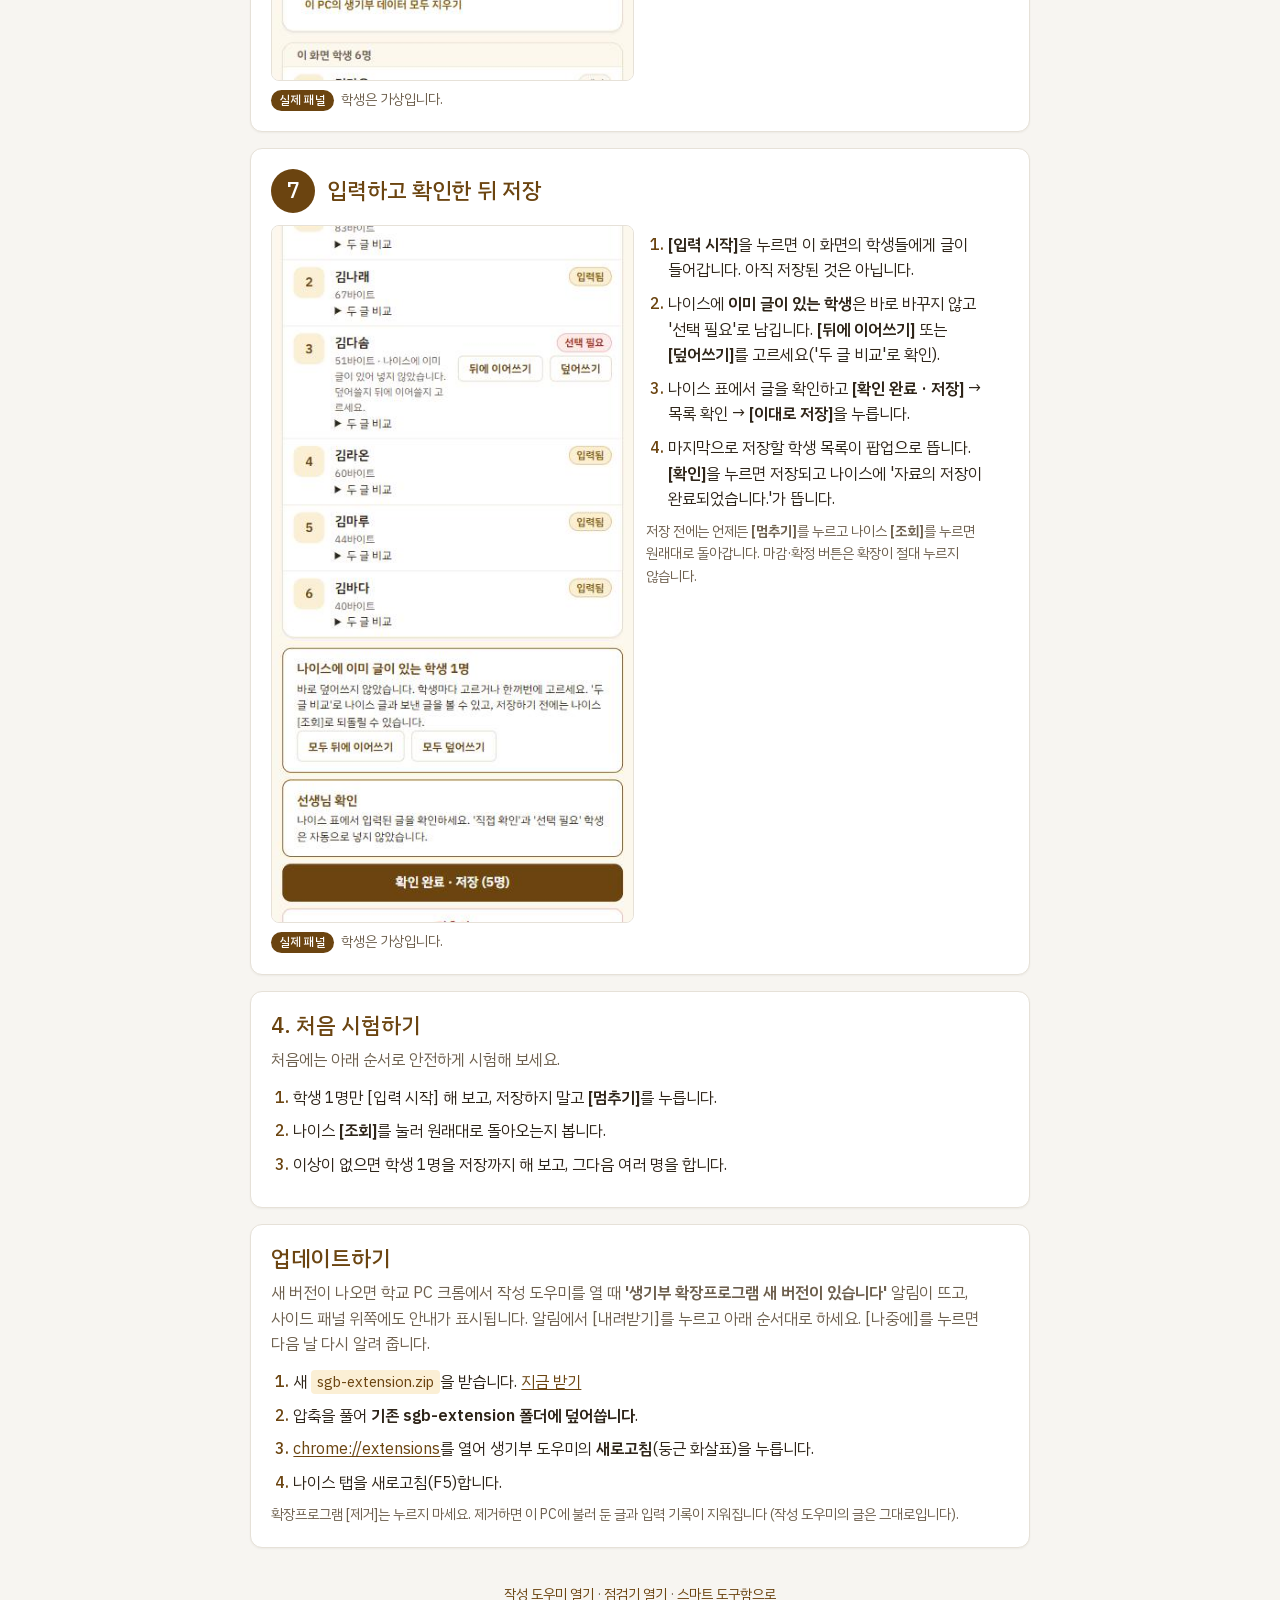
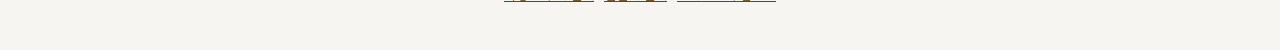
<file: textgenerator-v2/guide.html>
<!DOCTYPE html>
<html lang="ko">
<head>
<meta charset="utf-8">
<meta name="viewport" content="width=device-width, initial-scale=1">
<title>생기부 작성 도우미 사용 안내</title>
<meta name="description" content="생기부 작성 도우미와 학교 PC 나이스 확장프로그램(생기부 도우미) 설치·사용 안내">
<link rel="stylesheet" href="css/tokens.css">
<link rel="stylesheet" href="css/components.css">
<style>
  html { scroll-behavior: smooth; scroll-padding-top: var(--sp-4); }
  body { margin: 0; background: var(--color-bg); color: var(--color-text); font-family: var(--font-sans); line-height: 1.6; word-break: keep-all; overflow-wrap: anywhere; }
  img { max-width: 100%; }
  .g-top { background: var(--color-primary); color: var(--color-on-primary); }
  .g-top-inner { max-width: 820px; margin: 0 auto; padding: var(--sp-4) var(--sp-5); display: flex; align-items: center; justify-content: space-between; gap: var(--sp-3); flex-wrap: wrap; }
  .g-top a { color: var(--color-on-primary); text-decoration: none; font-size: var(--fs-sm); opacity: 0.9; }
  .g-top a:hover { opacity: 1; text-decoration: underline; }
  .g-brand { font-size: var(--fs-lg); font-weight: var(--fw-semibold); margin: 0; }
  .g-main { max-width: 820px; margin: 0 auto; padding: var(--sp-5); display: flex; flex-direction: column; gap: var(--sp-4); }
  .card { padding: var(--sp-5); }
  .g-hero h1 { font-size: var(--fs-2xl); margin: 0 0 var(--sp-2); color: var(--color-primary); }
  .g-hero p { margin: 0; color: var(--color-text-muted); }
  .g-actions { display: flex; flex-wrap: wrap; gap: var(--sp-2); margin-top: var(--sp-3); }
  .g-actions .btn { text-decoration: none; }
  .g-chips { display: flex; flex-wrap: wrap; gap: var(--sp-2); }
  .g-chips a { padding: var(--sp-2) var(--sp-3); border: 1px solid var(--color-border); border-radius: 999px; background: var(--color-surface); color: var(--color-primary); text-decoration: none; font-size: var(--fs-sm); font-weight: var(--fw-semibold); }
  .g-chips a:hover { background: var(--color-accent-soft); }
  .card h2 { font-size: var(--fs-xl); margin: 0 0 var(--sp-2); color: var(--color-primary); }
  .g-lead { margin: 0 0 var(--sp-3); color: var(--color-text-muted); }
  .g-ol { margin: 0; padding-left: 1.4em; }
  .g-ol li { margin: var(--sp-2) 0; }
  .g-ol li::marker { color: var(--color-primary); font-weight: var(--fw-semibold); }
  code { background: var(--color-accent-soft); color: var(--color-primary); padding: 1px 6px; border-radius: 4px; font-size: 0.93em; word-break: break-all; font-family: inherit; }
  .g-note { font-size: var(--fs-sm); color: var(--color-text-muted); margin: var(--sp-2) 0 0; }
  .g-copy { display: flex; align-items: center; gap: var(--sp-2); flex-wrap: wrap; margin: var(--sp-2) 0; }
  .g-copy code { font-size: var(--fs-lg); padding: var(--sp-2) var(--sp-3); user-select: all; }
  .g-copied { font-size: var(--fs-sm); color: var(--color-primary); font-weight: var(--fw-semibold); }
  .g-sum ol { list-style: none; margin: var(--sp-3) 0 0; padding: 0; display: grid; gap: var(--sp-2); }
  .g-sum a { display: flex; align-items: center; gap: var(--sp-3); padding: var(--sp-2) var(--sp-3); border: 1px solid var(--color-border); border-radius: var(--r-md); background: var(--color-surface); color: var(--color-text); text-decoration: none; }
  .g-sum a:hover { background: var(--color-accent-soft); }
  .g-sum .n { flex: none; width: 28px; height: 28px; border-radius: 50%; background: var(--color-primary); color: var(--color-on-primary); font-weight: var(--fw-semibold); font-size: var(--fs-sm); display: flex; align-items: center; justify-content: center; }
  .g-sum b { color: var(--color-primary); }
  .g-sum .d { color: var(--color-text-muted); font-size: var(--fs-sm); }
  .g-sum .t { display: flex; flex-direction: column; min-width: 0; }
  .g-step { display: flex; flex-direction: column; gap: var(--sp-3); }
  .g-step-head { display: flex; align-items: center; gap: var(--sp-3); }
  .g-step-head h3 { margin: 0; font-size: var(--fs-xl); color: var(--color-primary); line-height: 1.3; }
  .g-step-no { flex: none; width: 44px; height: 44px; border-radius: 50%; background: var(--color-primary); color: var(--color-on-primary); font-size: var(--fs-xl); font-weight: var(--fw-semibold); display: flex; align-items: center; justify-content: center; }
  .g-shot { margin: 0; }
  .g-shot-btn { display: block; width: 100%; padding: 0; border: 1px solid var(--color-border); border-radius: var(--r-md); background: var(--color-surface); cursor: zoom-in; overflow: hidden; }
  .g-shot-btn img { display: block; margin: 0 auto; width: auto; max-width: 100%; height: auto; }
  .g-shot figcaption { margin-top: var(--sp-2); font-size: var(--fs-sm); color: var(--color-text-muted); }
  .g-tag { display: inline-block; padding: 1px var(--sp-2); border-radius: 999px; font-size: var(--fs-xs); font-weight: var(--fw-semibold); margin-right: var(--sp-1); }
  .g-tag-real { background: var(--color-primary); color: var(--color-on-primary); }
  .g-tag-draw { background: var(--color-done-bg); color: var(--color-done-text); }
  .g-tag-sample { background: var(--color-accent-soft); color: var(--color-primary); }
  .g-step-body p { margin: 0 0 var(--sp-2); }
  .g-two { display: grid; grid-template-columns: minmax(0, 1fr) minmax(0, 1fr); gap: var(--sp-3); align-items: start; }
  @media (max-width: 640px) { .g-two { grid-template-columns: minmax(0, 1fr); } }
  .g-trouble { border: 1px solid var(--color-border); border-radius: var(--r-md); background: var(--color-bg); margin-top: var(--sp-2); }
  .g-trouble summary { cursor: pointer; padding: var(--sp-3); font-weight: var(--fw-semibold); }
  .g-trouble div { padding: 0 var(--sp-3) var(--sp-3); }
  .g-foot { text-align: center; color: var(--color-text-muted); font-size: var(--fs-sm); padding: var(--sp-5) 0 var(--sp-6); }
  .g-foot a { color: var(--color-primary); }
  .g-lb { position: fixed; inset: 0; z-index: 100; background: rgba(46, 36, 24, 0.94); display: flex; flex-direction: column; }
  .g-lb[hidden] { display: none; }
  .g-lb-bar { display: flex; justify-content: flex-end; padding: var(--sp-3); }
  .g-lb-stage { flex: 1; min-height: 0; overflow: auto; display: flex; padding: 0 var(--sp-3) var(--sp-3); }
  .g-lb-stage img { margin: auto; max-width: 100%; max-height: 100%; background: #fff; border-radius: var(--r-md); }
  .g-lb-cap { color: #fff; font-size: var(--fs-sm); text-align: center; padding: 0 var(--sp-3) var(--sp-3); }
  @media (max-width: 520px) { .g-main { padding: var(--sp-4); } .g-hero h1 { font-size: var(--fs-xl); } .g-step-head h3 { font-size: var(--fs-lg); } }
</style>
</head>
<body>
<header class="g-top">
  <div class="g-top-inner">
    <p class="g-brand">생기부 작성 도우미</p>
    <a href="../index.html">스마트 도구함으로</a>
  </div>
</header>

<main class="g-main">
  <section class="card g-hero">
    <h1>사용 안내</h1>
    <p>작성 도우미에서 반 전체 생기부를 쓰고 점검한 뒤, 학교 PC의 크롬 확장프로그램 <b>생기부 도우미</b>로 나이스에 반자동으로 입력합니다. 나이스 저장은 선생님이 확인한 뒤에만 합니다.</p>
    <div class="g-actions">
      <a class="btn btn-primary" href="./">작성 도우미 열기</a>
      <a class="btn btn-secondary" href="sgb-extension.zip" download>학교 PC 확장프로그램 받기</a>
      <a class="btn btn-secondary" href="../sgb-checker/">점검기 열기</a>
    </div>
  </section>

  <nav class="g-chips" aria-label="목차">
    <a href="#write">1. 작성 도우미로 글 쓰기</a>
    <a href="#ext">2. 확장프로그램 설치</a>
    <a href="#step-6">3. 나이스에 입력하기</a>
    <a href="#first">4. 처음 시험하기</a>
    <a href="#update">업데이트</a>
  </nav>

  <section class="card" id="write">
    <h2>1. 작성 도우미로 글 쓰기</h2>
    <ol class="g-ol">
      <li><b>명단</b>에서 반을 만들고 학생을 등록합니다. 나이스 출석부 엑셀을 올리거나, 반을 고른 뒤 <code>1 김가온</code>처럼 번호와 이름만 붙여넣어도 됩니다. 파일은 끌어다 놓아도 됩니다.</li>
      <li><b>작성</b>에서 반 전체가 명렬순 표로 나옵니다. 메모와 최종본 칸에 바로 쓰고, 오른쪽 점검 칸에서 띄어쓰기·맞춤법·금지 표현·글자 수를 확인합니다.</li>
      <li>AI 초안: 표에서 학생을 체크하면 오른쪽에 <b>초안 만들기 패널</b>이 열립니다. 특징·드러낼 모습·목표 바이트를 정하고 초안을 만든 뒤 고쳐서 <b>[표에 순서대로 붙여넣기]</b>를 누릅니다. 교과세특은 반을 체크하고 칩 판에서 학생을 고르며, 성취기준을 체크하면 그 내용을 넣어 씁니다. 자율·진로는 학교 행사를 골라 넣을 수 있습니다.</li>
      <li>필요하면 <b>[점검기로 보내기]</b>로 기재요령 기준으로 더 자세히 점검하고, 결과를 보고 작성 도우미에서 고칩니다.</li>
      <li>다 쓴 글은 <b>완료</b>로 체크합니다. 나이스에는 완료한 글만 넘어갑니다.</li>
    </ol>
    <p class="g-note">AI를 쓰려면 설정에서 Gemini API 키를 넣습니다. 구글 드라이브에 연결해 두면 학교 PC 확장프로그램이 완료한 글을 바로 가져갑니다.</p>
  </section>

  <section class="card g-sum" id="ext" aria-labelledby="ext-t">
    <h2 id="ext-t">2. 학교 PC에 확장프로그램 설치 (약 5분)</h2>
    <p class="g-lead" style="margin-bottom:0">그림을 따라 하면 됩니다. 단계를 누르면 해당 설명으로 이동합니다. 출결관리 도우미 확장과는 따로 설치합니다.</p>
    <ol>
      <li><a href="#step-1"><span class="n">1</span><span class="t"><b>설치 파일 받기</b><span class="d">sgb-extension.zip 내려받기</span></span></a></li>
      <li><a href="#step-2"><span class="n">2</span><span class="t"><b>압축 풀기</b><span class="d">지우지 않을 폴더에 풀어 둡니다</span></span></a></li>
      <li><a href="#step-3"><span class="n">3</span><span class="t"><b>확장 프로그램 관리 화면 열기</b><span class="d">크롬 주소창에 chrome://extensions</span></span></a></li>
      <li><a href="#step-4"><span class="n">4</span><span class="t"><b>개발자 모드 켜고 폴더 불러오기</b><span class="d">[압축해제된 확장 프로그램을 로드합니다]</span></span></a></li>
      <li><a href="#step-5"><span class="n">5</span><span class="t"><b>아이콘 고정</b><span class="d">갈색 종이와 연필 아이콘을 핀으로 고정</span></span></a></li>
      <li><a href="#step-6"><span class="n">6</span><span class="t"><b>나이스에서 사이드 패널 열기</b><span class="d">입력할 화면을 띄우고 아이콘 클릭</span></span></a></li>
      <li><a href="#step-7"><span class="n">7</span><span class="t"><b>입력하고 확인한 뒤 저장</b><span class="d">[입력 시작] → [확인 완료 · 저장] → [이대로 저장]</span></span></a></li>
    </ol>
  </section>

  <article class="card g-step" id="step-1" aria-labelledby="step-1-t">
    <header class="g-step-head"><span class="g-step-no" aria-hidden="true">1</span><h3 id="step-1-t">설치 파일 받기</h3></header>
    <figure class="g-shot">
      <button type="button" class="g-shot-btn" data-zoom><img src="guide-img/step1-download.png" width="716" height="339" alt="작성 도우미 NEIS 옮기기 화면의 '학교 PC 확장프로그램 받기와 설치'입니다. [확장프로그램 내려받기 (sgb-extension.zip)] 버튼과 최신 버전이 보입니다." loading="lazy"></button>
      <figcaption><span class="g-tag g-tag-real">실제 화면</span> 그림을 누르면 크게 보입니다.</figcaption>
    </figure>
    <div class="g-step-body">
      <p>학교 PC의 크롬에서 작성 도우미의 <b>NEIS 옮기기</b> 화면을 열고 '학교 PC 확장프로그램 받기와 설치'를 펼쳐 <b>[확장프로그램 내려받기]</b>를 누릅니다. 아래 버튼으로 바로 받아도 됩니다. <code>sgb-extension.zip</code> 파일이 <b>다운로드</b> 폴더에 저장됩니다.</p>
      <div class="g-actions"><a class="btn btn-primary" href="sgb-extension.zip" download>sgb-extension.zip 내려받기</a></div>
      <details class="g-trouble"><summary>내려받기가 안 되거나 파일이 열리지 않아요</summary><div>학교 보안 설정으로 압축 파일 내려받기가 막혀 있을 수 있습니다. 정보 담당 선생님께 문의해 주세요.</div></details>
    </div>
  </article>

  <article class="card g-step" id="step-2" aria-labelledby="step-2-t">
    <header class="g-step-head"><span class="g-step-no" aria-hidden="true">2</span><h3 id="step-2-t">압축 풀기</h3></header>
    <figure class="g-shot">
      <button type="button" class="g-shot-btn" data-zoom><img src="guide-img/step2-unzip.svg" width="1000" height="330" alt="sgb-extension.zip에서 마우스 오른쪽 버튼을 눌러 모두 압축 풀기를 고르면(1번), sgb-extension 폴더가 만들어지고 안에 manifest.json 등이 보입니다(2번)." loading="lazy"></button>
      <figcaption><span class="g-tag g-tag-draw">그림 예시</span> 설명용으로 그린 그림입니다.</figcaption>
    </figure>
    <div class="g-step-body">
      <p>받은 압축 파일에서 <b>마우스 오른쪽 → 모두 압축 풀기</b>를 누릅니다. <b>문서 폴더처럼 지우지 않을 곳</b>에 두세요. <b>폴더를 지우면 확장프로그램도 사라집니다.</b></p>
      <details class="g-trouble"><summary>폴더 안에 같은 이름의 폴더가 한 번 더 들어 있어요</summary><div><code>manifest.json</code> 파일이 바로 보이는 안쪽 폴더를 4단계에서 고르면 됩니다.</div></details>
    </div>
  </article>

  <article class="card g-step" id="step-3" aria-labelledby="step-3-t">
    <header class="g-step-head"><span class="g-step-no" aria-hidden="true">3</span><h3 id="step-3-t">확장 프로그램 관리 화면 열기</h3></header>
    <figure class="g-shot">
      <button type="button" class="g-shot-btn" data-zoom><img src="guide-img/step3-address.png" width="1000" height="230" alt="크롬 주소창에 chrome://extensions 를 붙여넣고(1번) 키보드 Enter 키를 누릅니다(2번)." loading="lazy"></button>
      <figcaption><span class="g-tag g-tag-draw">그림 예시</span> 그림을 누르면 크게 보입니다.</figcaption>
    </figure>
    <div class="g-step-body">
      <p>크롬 주소창에 아래 주소를 넣고 <b>Enter</b>를 누릅니다. 이 주소는 링크로는 열리지 않으니 <b>[주소 복사]</b>를 누른 뒤 주소창에 붙여넣기(<b>Ctrl+V</b>) 하세요.</p>
      <div class="g-copy"><code id="chrome-addr">chrome://extensions</code><button class="btn btn-primary btn-sm" type="button" id="copy-addr">주소 복사</button><span class="g-copied" id="copy-addr-msg" role="status" aria-live="polite"></span></div>
      <details class="g-trouble"><summary>주소를 열 수 없어요</summary><div>크롬 오른쪽 위 점 세 개 메뉴 → <b>확장 프로그램</b> → <b>확장 프로그램 관리</b>로도 열 수 있습니다.</div></details>
    </div>
  </article>

  <article class="card g-step" id="step-4" aria-labelledby="step-4-t">
    <header class="g-step-head"><span class="g-step-no" aria-hidden="true">4</span><h3 id="step-4-t">개발자 모드 켜고 폴더 불러오기</h3></header>
    <figure class="g-shot">
      <button type="button" class="g-shot-btn" data-zoom><img src="guide-img/step4-devmode.png" width="1000" height="273" alt="확장 프로그램 관리 화면 오른쪽 위의 개발자 모드 스위치(1번)를 눌러 켭니다." loading="lazy"></button>
      <figcaption><span class="g-tag g-tag-sample">화면 예시</span> 크롬 버전에 따라 모양이 조금 다를 수 있습니다.</figcaption>
    </figure>
    <figure class="g-shot">
      <button type="button" class="g-shot-btn" data-zoom><img src="guide-img/step4-load.png" width="1000" height="273" alt="개발자 모드를 켜면 왼쪽 위에 나타나는 [압축해제된 확장 프로그램을 로드합니다] 버튼(2번)을 누릅니다." loading="lazy"></button>
      <figcaption><span class="g-tag g-tag-sample">화면 예시</span> 그림을 누르면 크게 보입니다.</figcaption>
    </figure>
    <div class="g-step-body">
      <ol class="g-ol">
        <li>오른쪽 위 <b>개발자 모드</b> 스위치를 켭니다.</li>
        <li>왼쪽 위에 나타난 <b>[압축해제된 확장 프로그램을 로드합니다]</b>를 누릅니다.</li>
        <li>2단계에서 푼 <code>sgb-extension</code> 폴더(<code>manifest.json</code>이 바로 보이는 폴더)를 고르고 <b>[폴더 선택]</b>을 누릅니다.</li>
      </ol>
      <p class="g-note">목록에 <b>생기부 도우미 - 나이스 연동</b>이 보이고 스위치가 켜져 있으면 설치된 것입니다. '개발자 모드' 경고가 뜨면 닫으면 됩니다.</p>
      <details class="g-trouble"><summary>[로드] 버튼이 보이지 않아요</summary><div>개발자 모드가 꺼져 있는 것입니다. 오른쪽 위 스위치를 켜 주세요. 스위치를 누를 수 없으면 학교에서 막아 둔 것이므로 정보 담당 선생님께 문의해 주세요.</div></details>
    </div>
  </article>

  <article class="card g-step" id="step-5" aria-labelledby="step-5-t">
    <header class="g-step-head"><span class="g-step-no" aria-hidden="true">5</span><h3 id="step-5-t">아이콘 고정</h3></header>
    <figure class="g-shot">
      <button type="button" class="g-shot-btn" data-zoom><img src="guide-img/step5-toolbar.svg" width="1000" height="330" alt="크롬 오른쪽 위 퍼즐 모양 아이콘(1번)을 누르고, 생기부 도우미 - 나이스 연동 옆의 핀(2번)을 누르면 주소창 옆에 갈색 아이콘이 고정됩니다(3번)." loading="lazy"></button>
      <figcaption><span class="g-tag g-tag-draw">그림 예시</span> 설명용으로 그린 그림입니다.</figcaption>
    </figure>
    <div class="g-step-body">
      <p>크롬 오른쪽 위 <b>퍼즐 모양 아이콘</b>을 눌러 <b>생기부 도우미 - 나이스 연동</b> 옆의 <b>핀</b>을 누르면 주소창 옆에 아이콘이 항상 보입니다. 생기부는 <b>갈색 종이와 연필</b>, 출결은 <b>남색 체크</b> 아이콘입니다.</p>
    </div>
  </article>

  <article class="card g-step" id="step-6" aria-labelledby="step-6-t">
    <header class="g-step-head"><span class="g-step-no" aria-hidden="true">6</span><h3 id="step-6-t">나이스에서 사이드 패널 열기</h3></header>
    <div class="g-two">
      <figure class="g-shot">
        <button type="button" class="g-shot-btn" data-zoom><img src="guide-img/step6-panel.png" width="394" height="520" alt="생기부 도우미 사이드 패널입니다. 위에 '나이스 생기부 화면 감지됨: 자율·자치활동 특기사항'과 조회 조건이, 아래에 불러온 파일과 [구글 드라이브에서 받기], [파일 불러오기] 버튼이 보입니다." loading="lazy"></button>
        <figcaption><span class="g-tag g-tag-real">실제 패널</span> 학생은 가상입니다.</figcaption>
      </figure>
      <div class="g-step-body">
        <ol class="g-ol">
          <li>나이스에서 입력할 생기부 화면(예: 자율·자치활동 특기사항)을 열고 학년·반을 <b>[조회]</b>합니다.</li>
          <li>주소창 옆 <b>생기부 도우미</b> 아이콘을 누르면 오른쪽에 패널이 열리고 <b>'나이스 생기부 화면 감지됨'</b>이 보입니다. 입력하려는 탭이 화면에 보여야 켜집니다.</li>
          <li>글 가져오기: 구글 드라이브에 연결했다면 <b>[구글 드라이브에서 받기]</b>, 아니면 작성 도우미에서 받은 파일이나 엑셀을 <b>[파일 불러오기]</b>로 엽니다(패널에 끌어다 놓아도 됩니다). 완료한 글만 들어옵니다.</li>
        </ol>
        <details class="g-trouble"><summary>'새로고침(F5)하세요'라고 나와요</summary><div>확장을 새로 설치하거나 업데이트하면 이미 열려 있던 나이스 탭은 새로고침해야 합니다. 나이스 탭에서 F5를 누르세요.</div></details>
        <details class="g-trouble"><summary>화면이 보이는데 감지되지 않아요</summary><div>입력하려는 탭이 화면 앞에 있는지 확인하고, 나이스에서 [조회]를 한 번 누릅니다. 그래도 안 되면 F5를 누릅니다.</div></details>
      </div>
    </div>
  </article>

  <article class="card g-step" id="step-7" aria-labelledby="step-7-t">
    <header class="g-step-head"><span class="g-step-no" aria-hidden="true">7</span><h3 id="step-7-t">입력하고 확인한 뒤 저장</h3></header>
    <div class="g-two">
      <figure class="g-shot">
        <button type="button" class="g-shot-btn" data-zoom><img src="guide-img/step7-review.png" width="394" height="760" alt="[입력 시작]을 누른 뒤의 패널입니다. 학생마다 입력됨이 표시되고, 나이스에 이미 글이 있는 학생은 '선택 필요'와 함께 [뒤에 이어쓰기], [덮어쓰기] 버튼이 나옵니다. 아래에 [확인 완료 · 저장] 버튼이 있습니다." loading="lazy"></button>
        <figcaption><span class="g-tag g-tag-real">실제 패널</span> 학생은 가상입니다.</figcaption>
      </figure>
      <div class="g-step-body">
        <ol class="g-ol">
          <li><b>[입력 시작]</b>을 누르면 이 화면의 학생들에게 글이 들어갑니다. 아직 저장된 것은 아닙니다.</li>
          <li>나이스에 <b>이미 글이 있는 학생</b>은 바로 바꾸지 않고 '선택 필요'로 남깁니다. <b>[뒤에 이어쓰기]</b> 또는 <b>[덮어쓰기]</b>를 고르세요('두 글 비교'로 확인).</li>
          <li>나이스 표에서 글을 확인하고 <b>[확인 완료 · 저장]</b> → 목록 확인 → <b>[이대로 저장]</b>을 누릅니다.</li>
          <li>마지막으로 저장할 학생 목록이 팝업으로 뜹니다. <b>[확인]</b>을 누르면 저장되고 나이스에 '자료의 저장이 완료되었습니다.'가 뜹니다.</li>
        </ol>
        <p class="g-note">저장 전에는 언제든 <b>[멈추기]</b>를 누르고 나이스 <b>[조회]</b>를 누르면 원래대로 돌아갑니다. 마감·확정 버튼은 확장이 절대 누르지 않습니다.</p>
      </div>
    </div>
  </article>

  <section class="card" id="first">
    <h2>4. 처음 시험하기</h2>
    <p class="g-lead">처음에는 아래 순서로 안전하게 시험해 보세요.</p>
    <ol class="g-ol">
      <li>학생 1명만 [입력 시작] 해 보고, 저장하지 말고 <b>[멈추기]</b>를 누릅니다.</li>
      <li>나이스 <b>[조회]</b>를 눌러 원래대로 돌아오는지 봅니다.</li>
      <li>이상이 없으면 학생 1명을 저장까지 해 보고, 그다음 여러 명을 합니다.</li>
    </ol>
  </section>

  <section class="card" id="update">
    <h2>업데이트하기</h2>
    <p class="g-lead">새 버전이 나오면 학교 PC 크롬에서 작성 도우미를 열 때 <b>'생기부 확장프로그램 새 버전이 있습니다'</b> 알림이 뜨고, 사이드 패널 위쪽에도 안내가 표시됩니다. 알림에서 [내려받기]를 누르고 아래 순서대로 하세요. [나중에]를 누르면 다음 날 다시 알려 줍니다.</p>
    <ol class="g-ol">
      <li>새 <code>sgb-extension.zip</code>을 받습니다. <a href="sgb-extension.zip" download>지금 받기</a></li>
      <li>압축을 풀어 <b>기존 sgb-extension 폴더에 덮어씁니다</b>.</li>
      <li><a href="#step-3">chrome://extensions</a>를 열어 생기부 도우미의 <b>새로고침</b>(둥근 화살표)을 누릅니다.</li>
      <li>나이스 탭을 새로고침(F5)합니다.</li>
    </ol>
    <p class="g-note">확장프로그램 [제거]는 누르지 마세요. 제거하면 이 PC에 불러 둔 글과 입력 기록이 지워집니다 (작성 도우미의 글은 그대로입니다).</p>
  </section>

  <p class="g-foot"><a href="./">작성 도우미 열기</a> · <a href="../sgb-checker/">점검기 열기</a> · <a href="../index.html">스마트 도구함으로</a></p>
</main>

<div class="g-lb" id="lightbox" role="dialog" aria-modal="true" aria-label="그림 크게 보기" hidden>
  <div class="g-lb-bar"><button type="button" class="btn btn-primary btn-sm" id="lb-close">닫기</button></div>
  <div class="g-lb-stage" id="lb-stage"><img id="lb-img" alt=""></div>
  <p class="g-lb-cap" id="lb-cap"></p>
</div>

<script>
(function () {
  var addr = document.getElementById('chrome-addr');
  var msg = document.getElementById('copy-addr-msg');
  document.getElementById('copy-addr').addEventListener('click', function () {
    function sel() { var r = document.createRange(); r.selectNodeContents(addr); var s = window.getSelection(); s.removeAllRanges(); s.addRange(r); }
    var done = function () { msg.textContent = '복사했습니다. 크롬 주소창에 붙여넣고 Enter를 누르세요.'; };
    var fail = function () { sel(); msg.textContent = '주소를 선택했습니다. Ctrl+C로 복사한 뒤 크롬 주소창에 붙여넣으세요.'; };
    if (navigator.clipboard && navigator.clipboard.writeText) navigator.clipboard.writeText(addr.textContent).then(done, fail); else fail();
  });
  var lb = document.getElementById('lightbox');
  var img = document.getElementById('lb-img');
  var cap = document.getElementById('lb-cap');
  var closeBtn = document.getElementById('lb-close');
  var opener = null;
  function close() { if (lb.hidden) return; lb.hidden = true; document.body.style.overflow = ''; img.removeAttribute('src'); if (opener) opener.focus(); opener = null; }
  document.querySelectorAll('[data-zoom]').forEach(function (b) {
    b.addEventListener('click', function () {
      var src = b.querySelector('img'); opener = b;
      img.src = src.currentSrc || src.src; img.alt = src.alt; cap.textContent = src.alt;
      lb.hidden = false; document.body.style.overflow = 'hidden'; closeBtn.focus();
    });
  });
  closeBtn.addEventListener('click', close);
  lb.addEventListener('click', function (e) { if (e.target === lb || e.target.id === 'lb-stage') close(); });
  document.addEventListener('keydown', function (e) { if (!lb.hidden && e.key === 'Escape') { e.preventDefault(); close(); } });
})();
</script>
</body>
</html>
</file>
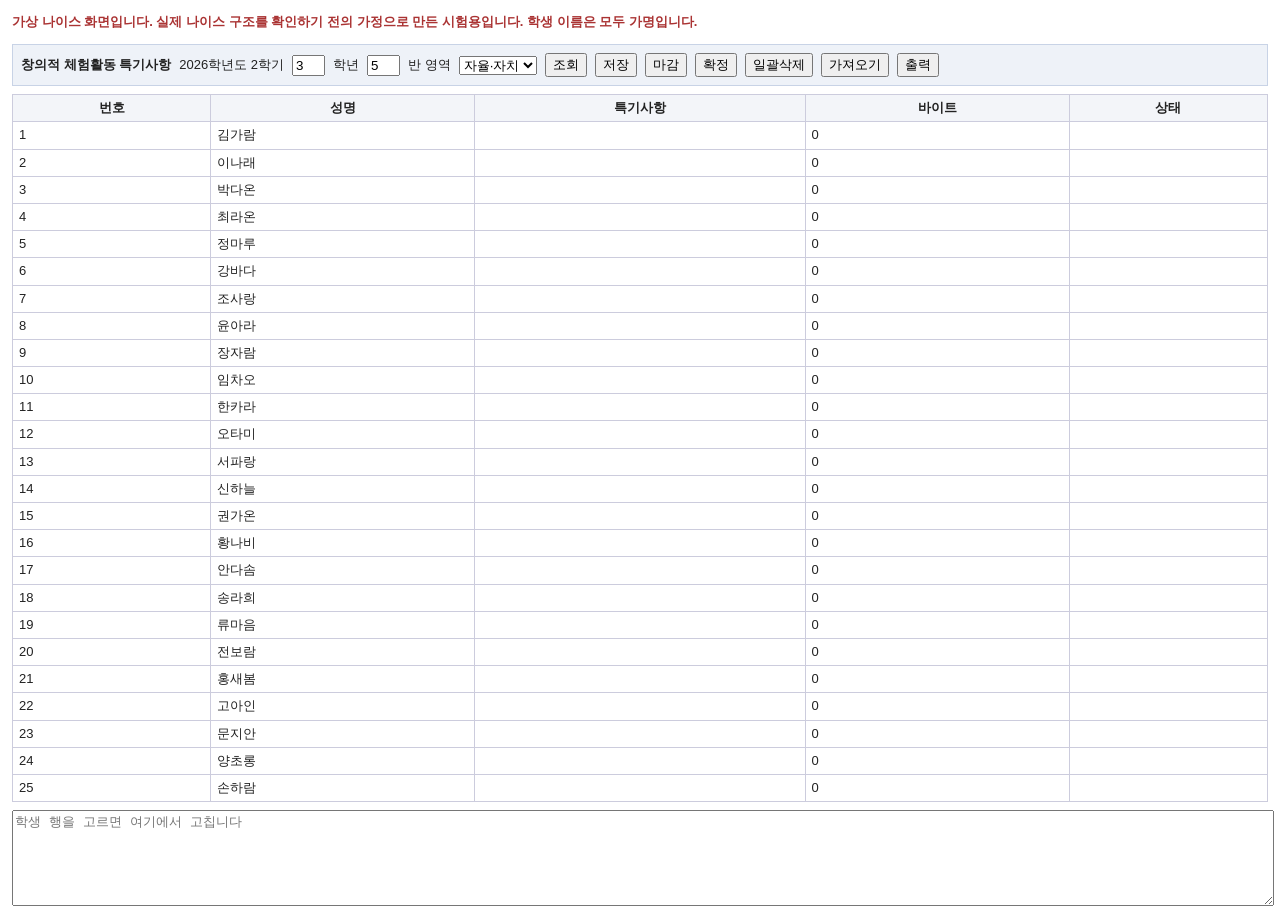
<file: sgb-extension/mock-neis/sgb.html>
<!DOCTYPE html>
<html lang="ko">
<head>
<meta charset="utf-8">
<title>가상 나이스 - 생기부 입력 (시험용)</title>
<style>
  body { font: 13px/1.4 sans-serif; margin: 12px; color: #222; }
  .bar { display: flex; gap: 8px; align-items: center; flex-wrap: wrap; padding: 8px; background: #eef2f8; border: 1px solid #c8d3e6; }
  table { border-collapse: collapse; width: 100%; margin-top: 8px; }
  th, td { border: 1px solid #ccd; padding: 4px 6px; vertical-align: top; }
  th { background: #f3f5f9; }
  tr.sel { background: #fff7d6; }
  tr.dirty td:first-child { box-shadow: inset 3px 0 0 #2f5bd3; }
  td.text { white-space: pre-wrap; max-width: 520px; }
  textarea { width: 100%; height: 90px; margin-top: 8px; }
  .dlg { position: fixed; inset: 0; background: rgba(0,0,0,.3); display: flex; align-items: center; justify-content: center; }
  .dlg > div { background: #fff; padding: 16px; min-width: 260px; border: 1px solid #888; }
  .note { color: #a33; font-weight: bold; }
</style>
</head>
<body>
<p class="note">가상 나이스 화면입니다. 실제 나이스 구조를 확인하기 전의 가정으로 만든 시험용입니다. 학생 이름은 모두 가명입니다.</p>
<div class="bar" id="bar"></div>
<table><thead><tr><th>번호</th><th>성명</th><th>특기사항</th><th>바이트</th><th>상태</th></tr></thead><tbody id="rows"></tbody></table>
<textarea id="detail" placeholder="학생 행을 고르면 여기에서 고칩니다"></textarea>
<div id="dlgs"></div>
<script>
(function () {
  const q = new URLSearchParams(location.search);
  const SCREENS = { creative: 'MOCK_SGB_CREATIVE', behavior: 'MOCK_SGB_BEHAVIOR', subject: 'MOCK_SGB_SUBJECT' };
  const screen = SCREENS[q.get('screen')] ? q.get('screen') : 'creative';
  const NAMES = ['김가람', '이나래', '박다온', '최라온', '정마루', '강바다', '조사랑', '윤아라', '장자람', '임차오', '한카라', '오타미', '서파랑', '신하늘', '권가온', '황나비', '안다솜', '송라희', '류마음', '전보람', '홍새봄', '고아인', '문지안', '양초롱', '손하람'];
  const dm = {
    id: 'dmSearch', type: 'datamap',
    v: { schYr: q.get('year') || '2026', shtm: q.get('sem') || '2', grd: q.get('grade') || '3', clsCd: q.get('cls') || '5',
         actvAreaCd: screen === 'creative' ? (q.get('area') || '1') : '', sbjtNm: screen === 'subject' ? (q.get('subject') || '통합과학') : '' },
    getValue(c) { return this.v[c]; }, setValue(c, x) { this.v[c] = String(x); }, getColumnNames() { return Object.keys(this.v); },
  };
  const condKey = () => `mockSgb:${screen}:${JSON.stringify(dm.v)}`;
  window.__mockViolations = [];
  window.__mockSaves = 0;

  // 저장된 값 (탭이 열려 있는 동안 sessionStorage)
  function stored() {
    const s = sessionStorage.getItem(condKey());
    if (s) return JSON.parse(s);
    const init = {};
    for (const n of String(q.get('existing') || '').split(',').filter(Boolean)) init[n] = `이미 저장된 다른 글입니다 (${n}번).`;
    return init;
  }
  let rows = [], sel = -1;
  function load() {
    const saved = stored();
    rows = NAMES.map((name, i) => { const t = saved[i + 1] || ''; return { v: { clsNo: String(i + 1), stuFlnm: name, spcfCn: t }, orig: t, st: 1 }; });
    if (q.get('rename')) { const [no, nm] = q.get('rename').split(':'); rows[no - 1].v.stuFlnm = nm; }
    sel = -1;
    render();
  }
  const bytes = (s) => { let n = 0; for (const ch of String(s).replace(/\r\n?/g, '\n')) { const c = ch.codePointAt(0); n += ch === '\n' ? 2 : c < 0x80 ? 1 : c < 0x800 ? 2 : c < 0x10000 ? 3 : 4; } return n; };

  const ds = {
    id: 'dsList', type: 'dataset',
    getRowCount: () => rows.length,
    getColumnNames: () => ['clsNo', 'stuFlnm', 'spcfCn', 'length'],
    getValue: (r, c) => (rows[r] ? (c === 'length' ? bytes(rows[r].v.spcfCn) : rows[r].v[c]) : undefined),
    setValue(r, c, x) { const row = rows[r]; row.v[c] = String(x); if (c === 'spcfCn') row.st = row.v.spcfCn === row.orig ? 1 : 4; render(); },
    getRowState: (r) => rows[r].st,
  };
  const MSGS = [['MSG_SAVE', '저장하시겠습니까?'], ['MSG_DONE', '저장했습니다.']];
  const msgDs = { id: 'dsExMessage', type: 'dataset', getRowCount: () => MSGS.length, getColumnNames: () => ['messageId', 'messageDiv'], getValue: (r, c) => MSGS[r][c === 'messageId' ? 0 : 1] };
  function btn(id, label, fn) { return { id, type: 'button', value: label, enabled: true, click: fn }; }
  const forbidden = (id) => () => { window.__mockViolations.push(id); };
  const controls = {
    grdMain: { id: 'grdMain', type: 'grid', dataSet: ds, selectRows(a) { sel = a[0]; render(); } },
    txaSpcfCn: { id: 'txaSpcfCn', type: 'textarea', get value() { return sel >= 0 ? rows[sel].v.spcfCn : ''; }, set value(x) { if (sel >= 0) ds.setValue(sel, 'spcfCn', x); } },
    btnSearch: btn('btnSearch', '조회', () => load()),
    btnSave: btn('btnSave', '저장', save),
    btnMagam: btn('btnMagam', '마감', forbidden('btnMagam')),
    btnCfm: btn('btnCfm', '확정', forbidden('btnCfm')),
    btnBatchDel: btn('btnBatchDel', '일괄삭제', forbidden('btnBatchDel')),
    btnImport: btn('btnImport', '가져오기', forbidden('btnImport')),
    btnPrint: btn('btnPrint', '출력', forbidden('btnPrint')),
  };
  const main = {
    app: { id: SCREENS[screen] },
    lookup: (id) => (id === 'dmSearch' ? dm : id === 'dsExMessage' ? msgDs : controls[id] || null),
    getContainer: () => ({ getAllRecursiveChildren: () => Object.values(controls) }),
    getAllDataControls: () => [ds, dm],
  };

  // 공통 확인창·알림창 (app/cmn/confirm, app/cmn/alert)
  let dialogs = [];
  function openDialog(kind, msg, onOk) {
    const inst = {
      app: { id: `app/cmn/${kind}` },
      lookup(id) { return this.c[id] || null; },
      c: {
        optMsg: { id: 'optMsg', value: msg },
        btnConfirm: btn('btnConfirm', '확인', () => { close(); if (onOk) onOk(); }),
        btnCancel: btn('btnCancel', '취소', () => close()),
      },
    };
    function close() { dialogs = dialogs.filter((d) => d !== inst); renderDialogs(); }
    dialogs.push(inst);
    renderDialogs();
  }
  function renderDialogs() {
    document.getElementById('dlgs').innerHTML = dialogs.map((d, i) => `<div class="dlg"><div><p>${d.c.optMsg.value}</p><button data-dlg="${i}" data-b="btnConfirm">확인</button> ${d.app.id.includes('confirm') ? `<button data-dlg="${i}" data-b="btnCancel">취소</button>` : ''}</div></div>`).join('');
  }
  document.getElementById('dlgs').addEventListener('click', (e) => { const b = e.target.closest('[data-dlg]'); if (b) dialogs[b.dataset.dlg].c[b.dataset.b].click(); });

  function save() {
    if (!rows.some((r) => r.st !== 1)) { openDialog('alert', '저장할 내용이 없습니다.'); return; }
    openDialog('confirm', q.get('savemsg') || '저장하시겠습니까?', () => setTimeout(() => {
      const saved = stored();
      for (const r of rows) if (r.st !== 1) saved[r.v.clsNo] = r.v.spcfCn;
      sessionStorage.setItem(condKey(), JSON.stringify(saved));
      window.__mockSaves++;
      load();
      openDialog('alert', '저장했습니다.');
    }, 300));
  }

  window.cpr = { core: { Platform: { INSTANCE: { getAllRunningAppInstances: () => [main, ...dialogs] } } } };

  function render() {
    const areaSel = screen === 'creative'
      ? `영역 <select data-dm="actvAreaCd">${[['1', '자율·자치'], ['2', '동아리'], ['3', '진로']].map(([v, l]) => `<option value="${v}" ${dm.v.actvAreaCd === v ? 'selected' : ''}>${l}</option>`).join('')}</select>`
      : screen === 'subject' ? `과목 <input data-dm="sbjtNm" value="${dm.v.sbjtNm}">` : '';
    document.getElementById('bar').innerHTML = `<b>${{ creative: '창의적 체험활동 특기사항', behavior: '행동특성 및 종합의견', subject: '교과 세부능력 및 특기사항' }[screen]}</b>
      ${dm.v.schYr}학년도 ${dm.v.shtm}학기 <input data-dm="grd" value="${dm.v.grd}" size="2">학년 <input data-dm="clsCd" value="${dm.v.clsCd}" size="2">반 ${areaSel}
      ${Object.values(controls).filter((c) => c.type === 'button').map((c) => `<button data-btn="${c.id}">${c.value}</button>`).join(' ')}`;
    document.getElementById('rows').innerHTML = rows.map((r, i) => `<tr data-row="${i}" class="${i === sel ? 'sel' : ''} ${r.st !== 1 ? 'dirty' : ''}">
      <td>${r.v.clsNo}</td><td>${r.v.stuFlnm}</td><td class="text">${r.v.spcfCn.replace(/</g, '&lt;')}</td><td>${bytes(r.v.spcfCn)}</td><td>${r.st === 1 ? '' : '수정'}</td></tr>`).join('');
    const ta = document.getElementById('detail');
    if (document.activeElement !== ta) ta.value = sel >= 0 ? rows[sel].v.spcfCn : '';
  }
  document.getElementById('bar').addEventListener('click', (e) => { const b = e.target.closest('[data-btn]'); if (b) controls[b.dataset.btn].click(); });
  document.getElementById('bar').addEventListener('change', (e) => { const el = e.target.closest('[data-dm]'); if (el) dm.setValue(el.dataset.dm, el.value); });
  document.getElementById('rows').addEventListener('click', (e) => { const tr = e.target.closest('[data-row]'); if (tr) { sel = Number(tr.dataset.row); render(); } });
  document.getElementById('detail').addEventListener('input', (e) => { if (sel >= 0) ds.setValue(sel, 'spcfCn', e.target.value); });
  load();
})();
</script>
</body>
</html>
</file>
<file: sgb-checker/css/tokens.css>
/* 생기부 점검기 디자인 토큰 (textgenerator-v2/css/tokens.css를 복사, 같은 값). 컴포넌트는 의미 이름 변수만 쓴다. */

/* 글꼴은 저장소에 내장 (lib/README.md) */
@font-face { font-family: "IBM Plex Sans KR"; font-style: normal; font-weight: 400; font-display: swap; src: url("../lib/fonts/IBMPlexSansKR-Regular.woff2") format("woff2"); }
@font-face { font-family: "IBM Plex Sans KR"; font-style: normal; font-weight: 500; font-display: swap; src: url("../lib/fonts/IBMPlexSansKR-Medium.woff2") format("woff2"); }
@font-face { font-family: "IBM Plex Sans KR"; font-style: normal; font-weight: 600; font-display: swap; src: url("../lib/fonts/IBMPlexSansKR-SemiBold.woff2") format("woff2"); }

:root {
  /* ---------- 크기 기준 ----------
     모든 크기는 --u(기준 글자 크기의 1/16) 배수. 기본 16px이면 1u = 1px. */
  font-size: 16px;
  --u: calc(1rem / 16);

  /* ---------- 기본 팔레트 ---------- */
  --c-brown-800: #56360C;  /* 주 색 눌림/hover (10.9) */
  --c-brown-700: #6B4410;  /* 주 색: 머리, 주 버튼, 포커스 (8.5) */
  --c-amber-700: #8A5A0B;  /* 주의 글자 (5.9) */
  --c-amber-500: #C98A1B;  /* 진행·바이트 막대 채움 (2.9, 글자에 쓰지 않음) */
  --c-amber-100: #FBEFD5;  /* 연한 배경: 선택, 안내 */
  --c-amber-50:  #FFF7E6;  /* 주의 배경 */

  --c-ink-900: #2E2418;    /* 본문 글자 (15.2) */
  --c-ink-600: #6E604E;    /* 보조 글자 (6.1, 연한 배경 위 5.3) */
  --c-ink-400: #8E7A5E;    /* 입력칸 테두리, 비활성 글자 (4.1, 선 3:1 이상) */
  --c-line:    #E6E1D8;    /* 구분선 (장식용) */
  --c-line-soft: #EFEBE4;  /* 표 줄 구분 */
  --c-paper:   #F7F5F1;    /* 앱 배경: 노란 기 뺀 따뜻한 회색 */
  --c-paper-2: #EFEBE4;    /* 표 머리, 눌림 배경 */
  --c-white:   #FFFFFF;

  --c-red-700: #B42318;    /* 경고·초과 (6.6) */
  --c-red-800: #8C1B12;    /* 경고 글자 진하게 (9.2) */
  --c-red-50:  #FDECEA;    /* 경고 배경 (위 #B42318 5.8) */

  --c-green-700: #5B7A2E;  /* 완료 (4.9) */
  --c-green-800: #4A6326;  /* 완료 글자 진하게 (6.8, 연한 배경 위 6.0) */
  --c-green-50:  #EEF3E4;  /* 완료 배경 */

  /* ---------- 의미 이름 (컴포넌트는 이것만 사용) ---------- */
  --color-primary: var(--c-brown-700);
  --color-primary-hover: var(--c-brown-800);
  --color-on-primary: var(--c-white);
  --color-on-primary-muted: var(--c-amber-100); /* 머리 위 보조 글자 (7.5) */

  --color-accent: var(--c-amber-500);           /* 막대 채움 전용 */
  --color-accent-soft: var(--c-amber-100);
  --color-accent-line: var(--c-amber-500);

  --color-bg: var(--c-paper);
  --color-surface: var(--c-white);
  --color-surface-sunken: var(--c-paper-2);
  --color-text: var(--c-ink-900);
  --color-text-muted: var(--c-ink-600);
  --color-text-disabled: var(--c-ink-400);
  --color-border: var(--c-line);
  --color-divider: var(--c-line-soft);
  --color-border-strong: var(--c-ink-400);      /* 입력칸, 막대 틀 (3:1 이상) */

  --color-danger: var(--c-red-700);
  --color-danger-hover: var(--c-red-800);
  --color-danger-text: var(--c-red-800);
  --color-danger-bg: var(--c-red-50);

  --color-warn: var(--c-amber-700);
  --color-warn-text: var(--c-amber-700);
  --color-warn-line: var(--c-amber-500);
  --color-warn-bg: var(--c-amber-50);

  --color-done: var(--c-green-700);
  --color-done-text: var(--c-green-800);
  --color-done-bg: var(--c-green-50);

  --color-info-text: var(--c-brown-700);
  --color-info-bg: var(--c-white);              /* 안내는 흰 바탕 + 갈색 선, 색 배경은 주의에만 */

  --color-focus: var(--c-brown-700);             /* 밝은 바탕 위 포커스 링 (8.5) */
  --color-focus-on-dark: var(--c-amber-100);     /* 주 색 바탕 위 포커스 링 (7.5) */
  --color-overlay: rgba(46, 36, 24, 0.5);

  /* ---------- 글꼴: IBM Plex Sans KR 하나, 굵기로만 위계 ---------- */
  --font-sans: 'IBM Plex Sans KR', system-ui, -apple-system,
    'Apple SD Gothic Neo', 'Malgun Gothic', '맑은 고딕', 'Noto Sans KR', sans-serif;

  --fw-regular: 400;
  --fw-medium: 500;
  --fw-semibold: 500; /* 위계는 크기와 색으로, 굵기는 400·500 두 단계만 */

  --fs-xs: calc(12 * var(--u));   /* 배지 */
  --fs-sm: calc(14 * var(--u));   /* 라벨, 도움말, 표 보조 */
  --fs-md: calc(16 * var(--u));   /* 본문, 입력, 버튼 */
  --fs-lg: calc(18 * var(--u));   /* 카드 제목, 앱 이름 */
  --fs-xl: calc(22 * var(--u));   /* 화면 제목 */
  --fs-2xl: calc(28 * var(--u));  /* 큰 숫자 */

  --lh-tight: 1.3;
  --lh-normal: 1.6;

  /* ---------- 간격: 4px 단위 ---------- */
  --sp-1: calc(4 * var(--u));
  --sp-2: calc(8 * var(--u));
  --sp-3: calc(12 * var(--u));
  --sp-4: calc(16 * var(--u));
  --sp-5: calc(20 * var(--u));
  --sp-6: calc(24 * var(--u));
  --sp-8: calc(32 * var(--u));
  --sp-10: calc(40 * var(--u));
  --sp-12: calc(48 * var(--u));

  /* ---------- 반경 ---------- */
  --r-sm: calc(4 * var(--u));
  --r-md: calc(8 * var(--u));
  --r-lg: calc(12 * var(--u));
  --r-full: 999px;

  /* ---------- 그림자 (아주 약하게) ---------- */
  --shadow-1: 0 1px 2px rgba(46, 36, 24, 0.05);
  --shadow-2: 0 4px 16px rgba(46, 36, 24, 0.08);
  --shadow-3: 0 12px 32px rgba(46, 36, 24, 0.14);

  /* ---------- 테두리·포커스 ---------- */
  --bw: 1px;
  --bw-strong: 2px;
  --focus-ring: 3px;
  --focus-offset: 2px;

  /* ---------- 크기 ---------- */
  --touch-min: 44px;
  --appbar-h: calc(56 * var(--u));
  --panel-w: 420px;
  --content-max: 1440px;
  --bytebar-h: calc(10 * var(--u));

  /* ---------- 움직임 ---------- */
  --dur-fast: 0.12s;
  --dur: 0.2s;
}
</file>
<file: sgb-checker/css/components.css>
/* 생기부 점검기 컴포넌트. tokens.css의 의미 이름 변수만 쓴다. */
*, *::before, *::after { box-sizing: border-box; }
body { margin: 0; font-family: var(--font-sans); font-size: var(--fs-md); line-height: var(--lh-normal); color: var(--color-text); background: var(--color-bg); font-weight: var(--fw-regular); }
.num, td.num { font-variant-numeric: tabular-nums; }
h1, h2, h3 { line-height: var(--lh-tight); font-weight: var(--fw-semibold); margin: 0 0 var(--sp-3); }
h2 { font-size: var(--fs-xl); }
h3 { font-size: var(--fs-lg); }
p { margin: 0 0 var(--sp-3); }
a { color: var(--color-primary); }
.sr-only { position: absolute; width: 1px; height: 1px; padding: 0; margin: -1px; overflow: hidden; clip: rect(0 0 0 0); white-space: nowrap; border: 0; }
.skip-link { position: absolute; left: var(--sp-2); top: -100px; background: var(--color-surface); padding: var(--sp-2) var(--sp-3); z-index: 10; }
.skip-link:focus { top: var(--sp-2); }
:focus-visible { outline: var(--focus-ring) solid var(--color-focus); outline-offset: var(--focus-offset); }

.appbar { position: sticky; top: 0; z-index: 20; background: var(--color-surface); color: var(--color-text); border-bottom: var(--bw) solid var(--color-border); }
.appbar-in { display: flex; align-items: center; gap: var(--sp-4); min-height: var(--appbar-h); padding: 0 var(--sp-4); flex-wrap: wrap; }
.appbar h1 { font-size: var(--fs-lg); margin: 0; }
.switch { display: flex; gap: var(--sp-1); font-size: var(--fs-sm); }
.switch a, .switch span { display: inline-flex; align-items: center; min-height: var(--touch-min); padding: 0 var(--sp-3); border-radius: var(--r-md); text-decoration: none; color: var(--color-text-muted); }
.switch a:hover { background: var(--color-surface-sunken); color: var(--color-text); }
.switch [aria-current] { background: var(--color-surface-sunken); color: var(--color-text); }
/* 작성기처럼 '작성 | 점검' 바로 오른쪽에 탭. 좁은 화면은 다음 줄 */
.tabs { display: flex; gap: var(--sp-1); flex: 1; min-width: 0; overflow-x: auto; scrollbar-width: none; }
@media (max-width: 640px) { .tabs { flex-basis: 100%; } }
.tab { min-height: var(--touch-min); padding: 0 var(--sp-4); border: 0; border-bottom: 3px solid transparent; background: transparent; color: var(--color-text-muted); font: inherit; font-weight: var(--fw-medium); cursor: pointer; }
.tab:hover { background: var(--color-surface-sunken); color: var(--color-text); }
.tab[aria-current="page"] { color: var(--color-text); border-bottom-color: var(--color-primary); }

main { max-width: var(--content-max); margin: 0 auto; padding: var(--sp-6) var(--sp-4) var(--sp-12); }
.card { background: var(--color-surface); border: var(--bw) solid var(--color-border); border-radius: var(--r-lg); padding: var(--sp-5); margin-bottom: var(--sp-4); box-shadow: var(--shadow-1); }
.muted { color: var(--color-text-muted); font-size: var(--fs-sm); }
.row { display: flex; gap: var(--sp-3); flex-wrap: wrap; align-items: center; }
.stack > * + * { margin-top: var(--sp-3); }
.grid2 { display: grid; grid-template-columns: minmax(0, 1fr) minmax(0, 1fr); gap: var(--sp-4); }
@media (max-width: 900px) { .grid2 { grid-template-columns: minmax(0, 1fr); } }

.btn { display: inline-flex; align-items: center; white-space: nowrap; justify-content: center; min-height: var(--touch-min); min-width: var(--touch-min); padding: 0 var(--sp-4); border: var(--bw) solid var(--color-border-strong); border-radius: var(--r-md); background: var(--color-surface); color: var(--color-text); font: inherit; font-weight: var(--fw-medium); cursor: pointer; }
.btn:hover { background: var(--color-surface-sunken); }
.btn-primary { background: var(--color-primary); border-color: var(--color-primary); color: var(--color-on-primary); }
.btn-primary:hover { background: var(--color-primary-hover); }
.btn-danger { color: var(--color-danger-text); border-color: var(--color-danger); }
.btn-sm { min-height: var(--touch-min); padding: 0 var(--sp-3); font-size: var(--fs-sm); }
.btn[disabled] { color: var(--color-text-disabled); cursor: not-allowed; background: var(--color-surface-sunken); }

label { font-weight: var(--fw-medium); }
.field { display: flex; flex-direction: column; gap: var(--sp-1); }
input[type="text"], input[type="password"], input[type="number"], select, textarea { font: inherit; color: var(--color-text); background: var(--color-surface); border: var(--bw) solid var(--color-border-strong); border-radius: var(--r-md); padding: var(--sp-2) var(--sp-3); min-height: var(--touch-min); }
textarea { width: 100%; min-height: 160px; resize: vertical; line-height: var(--lh-normal); }
input[type="checkbox"], input[type="radio"] { width: 22px; height: 22px; accent-color: var(--color-primary); }
.check { display: inline-flex; align-items: center; gap: var(--sp-2); min-height: var(--touch-min); font-weight: var(--fw-regular); }
fieldset { border: 0; padding: 0; margin: 0; }
legend { font-weight: var(--fw-medium); padding: 0; margin-bottom: var(--sp-1); }

.alert { padding: var(--sp-3) var(--sp-4); border-radius: var(--r-md); border-left: 4px solid var(--color-accent); background: var(--color-info-bg); margin-bottom: var(--sp-3); }
.alert-danger { background: var(--color-danger-bg); border-left-color: var(--color-danger); color: var(--color-danger-text); }
.alert-warn { background: var(--color-warn-bg); border-left-color: var(--color-warn-line); }

.badge { display: inline-block; padding: 0 var(--sp-2); border-radius: var(--r-sm); font-size: var(--fs-xs); font-weight: var(--fw-semibold); line-height: 1.8; border: var(--bw) solid currentColor; white-space: nowrap; }
.badge-error { color: var(--color-danger-text); background: var(--color-danger-bg); }
.badge-warn { color: var(--color-warn-text); background: var(--color-warn-bg); }
.badge-pass { color: var(--color-done-text); background: var(--color-done-bg); }
.badge-empty, .badge-off { color: var(--color-text-muted); background: var(--color-surface-sunken); }

.table-wrap { overflow-x: auto; border: var(--bw) solid var(--color-border); border-radius: var(--r-md); }
table { border-collapse: collapse; width: 100%; min-width: 640px; background: var(--color-surface); }
th, td { text-align: left; padding: var(--sp-2) var(--sp-3); border-bottom: var(--bw) solid var(--color-divider); vertical-align: top; }
th { background: var(--color-surface-sunken); font-weight: var(--fw-semibold); font-size: var(--fs-sm); }
tr.is-off td { color: var(--color-text-muted); }

.stats { display: flex; gap: var(--sp-6); flex-wrap: wrap; margin-bottom: var(--sp-5); }
.stat { min-width: 110px; }
.stat b { display: block; font-size: var(--fs-2xl); font-variant-numeric: tabular-nums; }

/* 원문 밑줄: 오류는 굵은 실선, 확인은 점선 (색만으로 구분하지 않음) */
.doc { white-space: pre-wrap; word-break: keep-all; overflow-wrap: anywhere; line-height: 2; padding: var(--sp-4); background: var(--color-surface); border: var(--bw) solid var(--color-border); border-radius: var(--r-md); min-height: 120px; }
mark { background: transparent; color: inherit; text-decoration-line: underline; text-underline-offset: 4px; text-decoration-thickness: 3px; }
mark.m-error { text-decoration-color: var(--color-danger); text-decoration-style: solid; background: var(--color-danger-bg); }
mark.m-warn { text-decoration-color: var(--color-warn-line); text-decoration-style: dotted; background: var(--color-warn-bg); }
mark.m-focus { outline: var(--bw-strong) solid var(--color-focus); }
.legend { display: flex; gap: var(--sp-4); font-size: var(--fs-sm); color: var(--color-text-muted); flex-wrap: wrap; margin-top: var(--sp-2); }

.issues { list-style: none; margin: 0; padding: 0; }
.issue { border: var(--bw) solid var(--color-border); border-radius: var(--r-md); padding: var(--sp-3); margin-bottom: var(--sp-3); background: var(--color-surface); }
.issue.is-off { background: var(--color-surface-sunken); color: var(--color-text-muted); }
.issue q { font-weight: var(--fw-medium); }
.issue .fix { background: var(--color-done-bg); padding: var(--sp-1) var(--sp-2); border-radius: var(--r-sm); }

.bytebar { height: var(--bytebar-h); border: var(--bw) solid var(--color-border-strong); border-radius: var(--r-full); overflow: hidden; background: var(--color-surface); }
.bytebar > span { display: block; height: 100%; background: var(--color-accent); }
.bytebar.is-over > span { background: var(--color-danger); }

.diff del { color: var(--color-danger-text); background: var(--color-danger-bg); text-decoration: line-through; }
.diff ins { color: var(--color-done-text); background: var(--color-done-bg); text-decoration: underline; }

dialog { border: var(--bw) solid var(--color-border); border-radius: var(--r-lg); padding: var(--sp-5); max-width: min(560px, 92vw); box-shadow: var(--shadow-3); color: var(--color-text); }
dialog::backdrop { background: var(--color-overlay); }

@media (prefers-reduced-motion: no-preference) { .btn, .tab { transition: background var(--dur-fast); } }
@media (max-width: 480px) { main { padding: var(--sp-4) var(--sp-3) var(--sp-10); } .card { padding: var(--sp-4); } }
.actions { margin-top: var(--sp-4); justify-content: flex-end; }

/* 파일 끌어다 놓기 */
.dropzone.is-drop { outline: 2px dashed var(--color-primary); outline-offset: 4px; background: var(--color-accent-soft, var(--color-surface-sunken)); }

/* 결과: 작성 도우미처럼 표 + 오른쪽 상세 패널 */
.results-layout { display: grid; grid-template-columns: minmax(0, 1fr); gap: var(--sp-4); align-items: start; }
@media (min-width: 1100px) {
  .results-layout.has-panel { grid-template-columns: minmax(0, 1fr) minmax(420px, 520px); }
  .results-layout .panel { position: sticky; top: calc(var(--appbar-h, 56px) + var(--sp-4)); max-height: calc(100vh - var(--appbar-h, 56px) - var(--sp-8)); overflow-y: auto; }
}
.panel { background: var(--color-surface); border: var(--bw) solid var(--color-border); border-radius: var(--r-lg); padding: var(--sp-4); }
.panel .grid2 { grid-template-columns: minmax(0, 1fr); }
.results-table { table-layout: fixed; min-width: 760px; }
.results-table td, .results-table th { vertical-align: top; }
.cell-text { white-space: pre-wrap; overflow-wrap: anywhere; word-break: keep-all; line-height: 1.6; }
.cell-issues { margin: var(--sp-1) 0 0; padding-left: var(--sp-4); font-size: var(--fs-sm); }
.has-panel .cell-issues { display: none; }
.results-table tr.is-selected > * { background: var(--color-accent-soft, var(--color-surface-sunken)); }
.chips { display: flex; flex-wrap: wrap; gap: var(--sp-2); }
.chip { min-height: var(--touch-min); padding: 0 var(--sp-3); border: var(--bw) solid var(--color-border-strong); border-radius: var(--r-md); background: var(--color-surface); color: var(--color-text); font: inherit; cursor: pointer; }
.chip[aria-pressed="true"] { background: var(--color-primary); border-color: var(--color-primary); color: var(--color-on-primary); }

/* ---------- 휴대폰 폭: 표를 줄마다 카드로 쌓는다 (칸 이름은 data-label, js/dom.js labelTableCells) ---------- */
@media (max-width: 640px) {
  .table-wrap { overflow-x: visible; border: 0; }
  .table-wrap > table { min-width: 0 !important; table-layout: auto; background: transparent; }
  .table-wrap > table colgroup, .table-wrap > table caption, .table-wrap > table thead { display: none; }
  .table-wrap > table tbody { display: block; }
  .table-wrap > table tbody tr {
    display: flex; flex-wrap: wrap; align-items: center; gap: var(--sp-1) var(--sp-3);
    margin-bottom: var(--sp-3); padding: var(--sp-3);
    border: var(--bw) solid var(--color-border); border-radius: var(--r-md); background: var(--color-surface);
  }
  .table-wrap > table tbody tr > * { display: block; flex: 0 1 auto; min-width: 0; padding: 0; border: 0; background: transparent; }
  .table-wrap > table tbody tr > :is(:has(textarea, select, input:not([type="checkbox"]):not([type="radio"]), ul, .cell-text), [colspan]) { flex-basis: 100%; }
  .table-wrap > table tbody tr > [data-label]::before {
    content: attr(data-label); display: block; margin-bottom: 2px;
    font-size: var(--fs-xs); font-weight: var(--fw-medium); color: var(--color-text-muted);
  }
}
</file>
<file: textgenerator-v2/css/tokens.css>
/* 생기부 작성 도우미 v2 디자인 토큰
   컴포넌트는 아래 '의미 이름' 변수만 쓴다. 팔레트 변수(--c-*)는 직접 쓰지 않는다.
   대비(WCAG): 괄호 안 숫자는 흰 바탕(#FFFFFF) 기준 대비. */

/* 글꼴은 저장소에 내장 (lib/README.md) */
@font-face { font-family: "IBM Plex Sans KR"; font-style: normal; font-weight: 400; font-display: swap; src: url("../lib/fonts/IBMPlexSansKR-Regular.woff2") format("woff2"); }
@font-face { font-family: "IBM Plex Sans KR"; font-style: normal; font-weight: 500; font-display: swap; src: url("../lib/fonts/IBMPlexSansKR-Medium.woff2") format("woff2"); }
@font-face { font-family: "IBM Plex Sans KR"; font-style: normal; font-weight: 600; font-display: swap; src: url("../lib/fonts/IBMPlexSansKR-SemiBold.woff2") format("woff2"); }

:root {
  /* ---------- 크기 기준 ----------
     모든 크기는 --u(기준 글자 크기의 1/16) 배수. 기본 16px이면 1u = 1px. */
  font-size: 16px;
  --u: calc(1rem / 16);

  /* ---------- 기본 팔레트 ---------- */
  --c-brown-800: #56360C;  /* 주 색 눌림/hover (10.9) */
  --c-brown-700: #6B4410;  /* 주 색: 머리, 주 버튼, 포커스 (8.5) */
  --c-amber-700: #8A5A0B;  /* 주의 글자 (5.9) */
  --c-amber-500: #C98A1B;  /* 진행·바이트 막대 채움 (2.9, 글자에 쓰지 않음) */
  --c-amber-100: #FBEFD5;  /* 연한 배경: 선택, 안내 */
  --c-amber-50:  #FFF7E6;  /* 주의 배경 */

  --c-ink-900: #2E2418;    /* 본문 글자 (15.2) */
  --c-ink-600: #6E604E;    /* 보조 글자 (6.1, 연한 배경 위 5.3) */
  --c-ink-400: #8E7A5E;    /* 입력칸 테두리, 비활성 글자 (4.1, 선 3:1 이상) */
  --c-line:    #E6E1D8;    /* 구분선 (장식용) */
  --c-line-soft: #EFEBE4;  /* 표 줄 구분 */
  --c-paper:   #F7F5F1;    /* 앱 배경: 노란 기 뺀 따뜻한 회색 */
  --c-paper-2: #EFEBE4;    /* 표 머리, 눌림 배경 */
  --c-white:   #FFFFFF;

  --c-red-700: #B42318;    /* 경고·초과 (6.6) */
  --c-red-800: #8C1B12;    /* 경고 글자 진하게 (9.2) */
  --c-red-50:  #FDECEA;    /* 경고 배경 (위 #B42318 5.8) */

  --c-green-700: #5B7A2E;  /* 완료 (4.9) */
  --c-green-800: #4A6326;  /* 완료 글자 진하게 (6.8, 연한 배경 위 6.0) */
  --c-green-50:  #EEF3E4;  /* 완료 배경 */

  /* ---------- 의미 이름 (컴포넌트는 이것만 사용) ---------- */
  --color-primary: var(--c-brown-700);
  --color-primary-hover: var(--c-brown-800);
  --color-on-primary: var(--c-white);
  --color-on-primary-muted: var(--c-amber-100); /* 머리 위 보조 글자 (7.5) */

  --color-accent: var(--c-amber-500);           /* 막대 채움 전용 */
  --color-accent-soft: var(--c-amber-100);
  --color-accent-line: var(--c-amber-500);

  --color-bg: var(--c-paper);
  --color-surface: var(--c-white);
  --color-surface-sunken: var(--c-paper-2);
  --color-text: var(--c-ink-900);
  --color-text-muted: var(--c-ink-600);
  --color-text-disabled: var(--c-ink-400);
  --color-border: var(--c-line);
  --color-divider: var(--c-line-soft);
  --color-border-strong: var(--c-ink-400);      /* 입력칸, 막대 틀 (3:1 이상) */

  --color-danger: var(--c-red-700);
  --color-danger-hover: var(--c-red-800);
  --color-danger-text: var(--c-red-800);
  --color-danger-bg: var(--c-red-50);

  --color-warn: var(--c-amber-700);
  --color-warn-text: var(--c-amber-700);
  --color-warn-line: var(--c-amber-500);
  --color-warn-bg: var(--c-amber-50);

  --color-done: var(--c-green-700);
  --color-done-text: var(--c-green-800);
  --color-done-bg: var(--c-green-50);

  --color-info-text: var(--c-brown-700);
  --color-info-bg: var(--c-white);              /* 안내는 흰 바탕 + 갈색 선, 색 배경은 주의에만 */

  --color-focus: var(--c-brown-700);             /* 밝은 바탕 위 포커스 링 (8.5) */
  --color-focus-on-dark: var(--c-amber-100);     /* 주 색 바탕 위 포커스 링 (7.5) */
  --color-overlay: rgba(46, 36, 24, 0.5);

  /* ---------- 글꼴: IBM Plex Sans KR 하나, 굵기로만 위계 ---------- */
  --font-sans: 'IBM Plex Sans KR', system-ui, -apple-system,
    'Apple SD Gothic Neo', 'Malgun Gothic', '맑은 고딕', 'Noto Sans KR', sans-serif;

  --fw-regular: 400;
  --fw-medium: 500;
  --fw-semibold: 500; /* 위계는 크기와 색으로, 굵기는 400·500 두 단계만 */

  --fs-xs: calc(12 * var(--u));   /* 배지 */
  --fs-sm: calc(14 * var(--u));   /* 라벨, 도움말, 표 보조 */
  --fs-md: calc(16 * var(--u));   /* 본문, 입력, 버튼 */
  --fs-lg: calc(18 * var(--u));   /* 카드 제목, 앱 이름 */
  --fs-xl: calc(22 * var(--u));   /* 화면 제목 */
  --fs-2xl: calc(28 * var(--u));  /* 큰 숫자 */

  --lh-tight: 1.3;
  --lh-normal: 1.6;

  /* ---------- 간격: 4px 단위 ---------- */
  --sp-1: calc(4 * var(--u));
  --sp-2: calc(8 * var(--u));
  --sp-3: calc(12 * var(--u));
  --sp-4: calc(16 * var(--u));
  --sp-5: calc(20 * var(--u));
  --sp-6: calc(24 * var(--u));
  --sp-8: calc(32 * var(--u));
  --sp-10: calc(40 * var(--u));
  --sp-12: calc(48 * var(--u));

  /* ---------- 반경 ---------- */
  --r-sm: calc(4 * var(--u));
  --r-md: calc(8 * var(--u));
  --r-lg: calc(12 * var(--u));
  --r-full: 999px;

  /* ---------- 그림자 (아주 약하게) ---------- */
  --shadow-1: 0 1px 2px rgba(46, 36, 24, 0.05);
  --shadow-2: 0 4px 16px rgba(46, 36, 24, 0.08);
  --shadow-3: 0 12px 32px rgba(46, 36, 24, 0.14);

  /* ---------- 테두리·포커스 ---------- */
  --bw: 1px;
  --bw-strong: 2px;
  --focus-ring: 3px;
  --focus-offset: 2px;

  /* ---------- 크기 ---------- */
  --touch-min: 44px;
  --appbar-h: calc(56 * var(--u));
  --panel-w: 420px;
  --content-max: 1440px;
  --bytebar-h: calc(10 * var(--u));

  /* ---------- 움직임 ---------- */
  --dur-fast: 0.12s;
  --dur: 0.2s;
}
</file>
<file: textgenerator-v2/css/components.css>
/* 생기부 작성 도우미 v2 공통 컴포넌트
   tokens.css 뒤에 불러온다. 색, 글꼴, 간격, 반경은 토큰의 의미 이름만 쓴다.
   상태는 색과 함께 글자, 테두리 모양으로도 구분한다. */

/* ---------- 기본 ---------- */
*, *::before, *::after { box-sizing: border-box; }
html { -webkit-text-size-adjust: 100%; text-size-adjust: 100%; }
body {
  margin: 0;
  font-family: var(--font-sans);
  font-size: var(--fs-md);
  font-weight: var(--fw-regular);
  line-height: var(--lh-normal);
  color: var(--color-text);
  background: var(--color-bg);
  word-break: keep-all;
  overflow-wrap: anywhere;
}
h1, h2, h3, h4 { font-weight: var(--fw-semibold); line-height: var(--lh-tight); margin: 0; }
p { margin: 0; }
button, input, select, textarea { font: inherit; color: inherit; }
button { cursor: pointer; }
a { color: var(--color-primary); text-underline-offset: 2px; }
a:hover { color: var(--color-primary-hover); }
[hidden] { display: none !important; }

/* 포커스 링: 키보드로 옮길 때만 또렷하게 */
:focus { outline: none; }
:focus-visible {
  outline: var(--focus-ring) solid var(--color-focus);
  outline-offset: var(--focus-offset);
}

/* ---------- 글자 도우미 ---------- */
.muted { color: var(--color-text-muted); }
.small { font-size: var(--fs-sm); }
.num { font-variant-numeric: tabular-nums; }
.sr-only {
  position: absolute; width: 1px; height: 1px; padding: 0; margin: -1px;
  overflow: hidden; clip: rect(0 0 0 0); clip-path: inset(50%); white-space: nowrap; border: 0;
}
.skip-link {
  position: absolute; left: var(--sp-2); top: var(--sp-2); z-index: 100;
  padding: var(--sp-3) var(--sp-4);
  background: var(--color-surface); color: var(--color-primary);
  border: var(--bw-strong) solid var(--color-primary); border-radius: var(--r-md);
  font-weight: var(--fw-semibold); text-decoration: none;
  transform: translateY(-200%);
}
.skip-link:focus, .skip-link:focus-visible { transform: none; }

/* ---------- 배치 ---------- */
.stack { display: flex; flex-direction: column; gap: var(--sp-4); }
.row { display: flex; align-items: center; flex-wrap: wrap; gap: var(--sp-2); }
.row-between { display: flex; align-items: center; justify-content: space-between; flex-wrap: wrap; gap: var(--sp-2); }
.grid-2 { display: grid; grid-template-columns: repeat(2, minmax(0, 1fr)); gap: var(--sp-4); }
.grid-2 > * { min-width: 0; }
@media (max-width: 640px) {
  .grid-2 { grid-template-columns: minmax(0, 1fr); }
}

/* ---------- 아이콘 (인라인 SVG) ---------- */
.icon {
  width: calc(20 * var(--u)); height: calc(20 * var(--u));
  flex: none; display: inline-block; vertical-align: middle;
  stroke: currentColor; fill: none;
  stroke-width: 1.5; stroke-linecap: round; stroke-linejoin: round;
}
.icon-sm { width: calc(16 * var(--u)); height: calc(16 * var(--u)); }

/* ---------- 머리 (appbar) ---------- */
.appbar {
  position: sticky; top: 0; z-index: 20;
  min-height: var(--appbar-h);
  display: flex; align-items: center; gap: var(--sp-4);
  padding: 0 var(--sp-4);
  background: var(--color-surface);
  color: var(--color-text);
  border-bottom: var(--bw) solid var(--color-border);
}
.appbar-title { font-size: var(--fs-lg); font-weight: var(--fw-semibold); white-space: nowrap; margin: 0; }
.appbar .icon-btn:hover:not(:disabled) { background: var(--color-surface-sunken); }

/* 화면 탭: 넓은 화면은 한 줄, 좁으면 가로 스크롤 */
.navtabs {
  display: flex; align-items: stretch; gap: var(--sp-1);
  min-width: 0; flex: 1;
  margin: 0; padding: 0; list-style: none;
  overflow-x: auto; overscroll-behavior-x: contain;
  scrollbar-width: none;
  -webkit-overflow-scrolling: touch;
}
.navtabs::-webkit-scrollbar { display: none; }
.navtabs > li { display: flex; flex: none; }
.navtab {
  flex: none;
  display: inline-flex; align-items: center; gap: var(--sp-2);
  min-height: var(--touch-min);
  padding: 0 var(--sp-3);
  border-bottom: 3px solid transparent;
  color: var(--color-text-muted);
  font-weight: var(--fw-medium);
  white-space: nowrap; text-decoration: none;
  transition: background-color var(--dur-fast), border-color var(--dur-fast);
}
.navtab:hover { color: var(--color-text); background: var(--color-surface-sunken); }
.navtab[aria-current="page"] {
  color: var(--color-text);
  border-bottom-color: var(--color-primary);
}
.navtab:focus-visible { outline-offset: calc(-1 * var(--focus-ring)); }
@media (max-width: 640px) {
  .appbar { flex-wrap: wrap; row-gap: 0; padding-top: var(--sp-2); }
  .navtabs { flex-basis: 100%; margin: 0 calc(-1 * var(--sp-4)); padding: 0 var(--sp-2); }
}

/* ---------- 버튼 ---------- */
.btn {
  display: inline-flex; align-items: center; justify-content: center; gap: var(--sp-2);
  min-height: var(--touch-min);
  padding: 0 var(--sp-4);
  border: var(--bw) solid transparent; border-radius: var(--r-md);
  background: transparent;
  font-size: var(--fs-md); font-weight: var(--fw-semibold); line-height: 1.2;
  white-space: nowrap; text-decoration: none;
  transition: background-color var(--dur-fast), border-color var(--dur-fast), color var(--dur-fast);
}
.btn-primary { background: var(--color-primary); color: var(--color-on-primary); border-color: var(--color-primary); }
.btn-primary:hover:not(:disabled) { background: var(--color-primary-hover); border-color: var(--color-primary-hover); color: var(--color-on-primary); }
.btn-secondary { background: var(--color-surface); color: var(--color-primary); border-color: var(--color-primary); }
.btn-secondary:hover:not(:disabled) { background: var(--color-accent-soft); }
.btn-ghost { color: var(--color-primary); }
.btn-ghost:hover:not(:disabled) { background: var(--color-accent-soft); }
.btn-danger { background: var(--color-surface); color: var(--color-danger); border: var(--bw-strong) solid var(--color-danger); }
.btn-danger:hover:not(:disabled) { background: var(--color-danger); color: var(--color-on-primary); }
.btn-sm { padding: 0 var(--sp-3); font-size: var(--fs-sm); min-height: var(--touch-min); }
.btn:disabled, .btn[aria-disabled="true"] {
  background: var(--color-surface-sunken);
  border-color: var(--color-border);
  color: var(--color-text-disabled);
  cursor: not-allowed;
}

.icon-btn {
  width: var(--touch-min); height: var(--touch-min);
  display: inline-flex; align-items: center; justify-content: center; flex: none;
  padding: 0; border: 0; border-radius: var(--r-md);
  background: transparent; color: var(--color-text-muted);
  transition: background-color var(--dur-fast), color var(--dur-fast);
}
.icon-btn:hover:not(:disabled) { background: var(--color-accent-soft); color: var(--color-primary); }
.icon-btn:disabled { color: var(--color-text-disabled); cursor: not-allowed; }

/* ---------- 입력 ---------- */
.field { display: flex; flex-direction: column; gap: var(--sp-1); min-width: 0; }
.label { display: block; font-size: var(--fs-sm); font-weight: var(--fw-semibold); color: var(--color-text); }
.hint { font-size: var(--fs-sm); color: var(--color-text-muted); margin: 0; }
.input, .textarea, .select {
  width: 100%;
  min-height: var(--touch-min);
  padding: var(--sp-2) var(--sp-3);
  border: var(--bw) solid var(--color-border-strong); border-radius: var(--r-md);
  background: var(--color-surface); color: var(--color-text);
  font-size: var(--fs-md); line-height: var(--lh-normal);
  transition: border-color var(--dur-fast), box-shadow var(--dur-fast);
}
.textarea { min-height: calc(120 * var(--u)); resize: vertical; display: block; }
.select {
  -webkit-appearance: none; appearance: none;
  padding-right: var(--sp-10);
  /* 아래 화살표: 단색 SVG 배경 */
  background-image: url("data:image/svg+xml,%3Csvg xmlns='http://www.w3.org/2000/svg' viewBox='0 0 24 24' fill='none' stroke='%236E604E' stroke-width='2' stroke-linecap='round' stroke-linejoin='round'%3E%3Cpath d='M6 9l6 6 6-6'/%3E%3C/svg%3E");
  background-repeat: no-repeat;
  background-position: right var(--sp-3) center;
  background-size: calc(18 * var(--u));
}
.input::placeholder, .textarea::placeholder { color: var(--color-text-muted); opacity: 1; }
.input:hover:not(:disabled), .textarea:hover:not(:disabled), .select:hover:not(:disabled) { border-color: var(--color-text-muted); }
.input:focus-visible, .textarea:focus-visible, .select:focus-visible,
.input:focus, .textarea:focus, .select:focus {
  border-color: var(--color-primary);
  outline: var(--focus-ring) solid var(--color-focus);
  outline-offset: 0;
}
.input:disabled, .textarea:disabled, .select:disabled,
.input[readonly], .textarea[readonly] {
  background: var(--color-surface-sunken); color: var(--color-text-muted);
}
.input:disabled, .textarea:disabled, .select:disabled { cursor: not-allowed; border-style: dashed; }
.input[aria-invalid="true"], .textarea[aria-invalid="true"], .select[aria-invalid="true"] {
  border: var(--bw-strong) solid var(--color-danger);
}

/* 체크 상자·라디오: 브라우저 기본에 주 색만 */
input[type="checkbox"], input[type="radio"] {
  width: calc(20 * var(--u)); height: calc(20 * var(--u));
  accent-color: var(--color-primary);
  margin: 0; cursor: pointer;
}

/* ---------- 칩 (aria-pressed) ---------- */
.chip {
  display: inline-flex; align-items: center; gap: var(--sp-2);
  min-height: var(--touch-min);
  padding: 0 var(--sp-4);
  border: var(--bw) solid var(--color-border-strong); border-radius: var(--r-md);
  background: var(--color-surface); color: var(--color-text);
  font-size: var(--fs-sm); font-weight: var(--fw-medium);
  white-space: nowrap;
  transition: background-color var(--dur-fast), border-color var(--dur-fast);
}
.chip:hover:not(:disabled) { background: var(--color-accent-soft); }
.chip[aria-pressed="true"] {
  background: var(--color-accent-soft);
  border-color: var(--color-primary);
  box-shadow: inset 0 0 0 1px var(--color-primary);
  color: var(--color-primary);
  font-weight: var(--fw-semibold);
  padding-left: var(--sp-3);
}
/* 눌린 칩: 테두리로 그린 체크 표시 (글자 아님) */
.chip[aria-pressed="true"]::before {
  content: "";
  width: calc(6 * var(--u)); height: calc(11 * var(--u));
  margin: 0 var(--sp-1) calc(3 * var(--u)) var(--sp-1);
  border: solid currentColor; border-width: 0 2px 2px 0;
  transform: rotate(45deg);
}
.chip:disabled { color: var(--color-text-disabled); border-style: dashed; cursor: not-allowed; }

/* ---------- 분절 선택 (role=radiogroup / radio) ---------- */
.seg {
  display: inline-flex; flex-wrap: wrap; gap: var(--sp-1);
  padding: var(--sp-1);
  border: var(--bw) solid var(--color-border-strong); border-radius: var(--r-md);
  background: var(--color-surface-sunken);
}
.seg-item {
  flex: 1 0 auto;
  min-height: var(--touch-min);
  min-width: var(--touch-min);
  padding: 0 var(--sp-4);
  border: var(--bw) solid transparent; border-radius: var(--r-sm);
  background: transparent; color: var(--color-text-muted);
  font-size: var(--fs-sm); font-weight: var(--fw-medium);
  white-space: nowrap;
  transition: background-color var(--dur-fast), color var(--dur-fast);
}
.seg-item:hover:not(:disabled):not([aria-checked="true"]) { background: var(--color-surface); color: var(--color-text); }
.seg-item[aria-checked="true"] {
  background: var(--color-surface); color: var(--color-primary);
  border-color: var(--color-primary);
  font-weight: var(--fw-semibold);
  box-shadow: var(--shadow-1);
}
.seg-item:disabled { color: var(--color-text-disabled); cursor: not-allowed; }

/* ---------- 탭 (role=tablist / tab) ---------- */
.tabs {
  display: flex; gap: var(--sp-1);
  border-bottom: var(--bw) solid var(--color-border);
  overflow-x: auto; scrollbar-width: thin;
}
.tab {
  flex: none;
  min-height: var(--touch-min);
  padding: 0 var(--sp-4);
  border: 0; border-bottom: 3px solid transparent;
  background: transparent; color: var(--color-text-muted);
  font-weight: var(--fw-medium);
  white-space: nowrap;
  transition: color var(--dur-fast), border-color var(--dur-fast), background-color var(--dur-fast);
}
.tab:hover:not(:disabled) { color: var(--color-text); background: var(--color-accent-soft); }
.tab[aria-selected="true"] {
  color: var(--color-primary);
  font-weight: var(--fw-semibold);
  border-bottom-color: var(--color-primary);
}
.tab:focus-visible { outline-offset: calc(-1 * var(--focus-ring)); }
.tab:disabled { color: var(--color-text-disabled); cursor: not-allowed; }

/* ---------- 카드, 패널 ---------- */
.card {
  background: var(--color-surface);
  border: var(--bw) solid var(--color-border);
  border-radius: var(--r-lg);
  box-shadow: var(--shadow-1);
  padding: var(--sp-4);
}
.card-title { font-size: var(--fs-lg); font-weight: var(--fw-semibold); margin: 0; }

/* 작성 화면 오른쪽 패널 */
.panel {
  background: var(--color-surface);
  border: var(--bw) solid var(--color-border);
  border-radius: var(--r-lg);
  box-shadow: var(--shadow-2);
  padding: var(--sp-4);
  display: flex; flex-direction: column; gap: var(--sp-4);
  min-width: 0;
  max-height: calc(100vh - var(--appbar-h) - var(--sp-8));
  overflow-y: auto;
}
.panel-head {
  display: flex; align-items: center; justify-content: space-between; gap: var(--sp-2);
  padding-bottom: var(--sp-3);
  border-bottom: var(--bw) solid var(--color-border);
}

/* ---------- 표 ---------- */
.table-wrap {
  width: 100%;
  overflow-x: auto;
  -webkit-overflow-scrolling: touch;
  background: var(--color-surface);
  border: var(--bw) solid var(--color-border);
  border-radius: var(--r-lg);
}
/* 세로로 길면 머리 고정: 화면 담당이 max-height를 주거나 이 클래스를 붙인다 */
.table-wrap.is-scroll { max-height: 70vh; overflow-y: auto; }
.table {
  width: 100%;
  min-width: 640px; /* 360px 휴대폰에서 가로 스크롤 */
  border-collapse: separate; border-spacing: 0;
  font-size: var(--fs-sm);
  font-variant-numeric: tabular-nums;
}
.table th, .table td {
  padding: var(--sp-2) var(--sp-3);
  text-align: left; vertical-align: top;
  border-bottom: var(--bw) solid var(--color-divider);
}
.table thead th {
  position: sticky; top: 0; z-index: 1;
  background: var(--color-surface-sunken);
  color: var(--color-text);
  font-weight: var(--fw-semibold);
  white-space: nowrap;
  border-bottom: var(--bw) solid var(--color-border-strong);
}
.table tbody tr:last-child > * { border-bottom: 0; }
.table th.num, .table td.num { text-align: right; white-space: nowrap; }
.table tbody tr[tabindex], .table tbody tr.is-clickable { cursor: pointer; }
.table tbody tr[tabindex]:hover, .table tbody tr.is-clickable:hover { background: var(--color-bg); }
.table tbody tr[tabindex]:focus-visible { outline-offset: calc(-1 * var(--focus-ring)); }
/* 패널에 열린 행: 배경 + 왼쪽 굵은 선 */
.table tbody tr[aria-selected="true"] > *,
.table tbody tr.is-selected > * { background: var(--color-accent-soft); }
.table tbody tr[aria-selected="true"] > :first-child,
.table tbody tr.is-selected > :first-child { box-shadow: inset 4px 0 0 var(--color-primary); }
/* 칸 안 글 두 줄 미리보기 */
.clamp-2 {
  display: -webkit-box; -webkit-box-orient: vertical; -webkit-line-clamp: 2; line-clamp: 2;
  overflow: hidden;
}
/* 현황 표: 초과·금지 표현 칸 (빨간 굵은 테두리) */
.cell-alert { box-shadow: inset 0 0 0 3px var(--color-danger); }
.table td.cell-alert { background: var(--color-danger-bg); }
/* 칸 전체가 링크·버튼인 경우 */
.cell-link {
  display: flex; flex-direction: column; gap: var(--sp-1);
  min-height: var(--touch-min); width: 100%;
  padding: var(--sp-1); border: 0; border-radius: var(--r-sm);
  background: transparent; color: inherit; text-align: left; text-decoration: none;
}
.cell-link:hover { background: var(--color-accent-soft); }

/* ---------- 배지 (상태 글자 + 테두리 모양) ---------- */
.badge {
  display: inline-flex; align-items: center; gap: var(--sp-1);
  min-height: calc(24 * var(--u));
  padding: 0 var(--sp-2);
  border: var(--bw) solid var(--color-border-strong); border-radius: var(--r-sm);
  background: var(--color-surface); color: var(--color-text-muted);
  font-size: var(--fs-xs); font-weight: var(--fw-semibold); line-height: 1.2;
  white-space: nowrap; vertical-align: middle;
  font-variant-numeric: tabular-nums;
}
.badge-empty { border-style: dashed; color: var(--color-text-muted); background: var(--color-surface); }
.badge-memo { border-style: dotted; border-width: var(--bw-strong); color: var(--color-text); background: var(--color-surface); }
.badge-draft { border-color: var(--color-warn-line); color: var(--color-warn-text); background: var(--color-warn-bg); }
.badge-done { border-color: var(--color-done); color: var(--color-done-text); background: var(--color-done-bg); }
.badge-warn { border: var(--bw-strong) dashed var(--color-warn-line); color: var(--color-warn-text); background: var(--color-warn-bg); }
.badge-danger { border: var(--bw-strong) solid var(--color-danger); color: var(--color-danger-text); background: var(--color-danger-bg); }

/* ---------- 바이트 막대 ---------- */
.bytebar {
  position: relative;
  width: 100%; min-width: calc(64 * var(--u));
  height: var(--bytebar-h);
  border: var(--bw) solid var(--color-border-strong); border-radius: var(--r-full);
  background: var(--color-surface);
  overflow: hidden;
}
.bytebar-fill {
  height: 100%; width: 0; max-width: 100%;
  background: var(--color-accent);
  box-shadow: inset -2px 0 0 var(--color-primary); /* 채움 끝 표시 */
  transition: width var(--dur);
}
/* 한도 가까움: 굵은 점선 테두리 + 진한 주의색 */
.bytebar.is-near { border: var(--bw-strong) dashed var(--color-warn); }
.bytebar.is-near .bytebar-fill { background: var(--color-warn); box-shadow: none; }
/* 한도 초과: 굵은 실선 테두리 + 빗금 채움 */
.bytebar.is-over {
  border: var(--bw-strong) solid var(--color-danger);
  height: calc(var(--bytebar-h) + 4px);
}
.bytebar.is-over .bytebar-fill {
  background: repeating-linear-gradient(-45deg,
    var(--color-danger) 0 4px, var(--color-danger-hover) 4px 8px);
  box-shadow: none;
}

/* ---------- 진행률 ---------- */
.progress {
  width: 100%; height: calc(12 * var(--u));
  border: var(--bw) solid var(--color-border-strong); border-radius: var(--r-full);
  background: var(--color-surface);
  overflow: hidden;
}
.progress-fill {
  height: 100%; width: 0; max-width: 100%;
  background: var(--color-accent);
  box-shadow: inset -2px 0 0 var(--color-primary);
  transition: width var(--dur);
}

/* ---------- 알림 상자 ---------- */
.alert {
  display: flex; align-items: flex-start; gap: var(--sp-3);
  padding: var(--sp-3) var(--sp-4);
  border: var(--bw) solid var(--color-border);
  border-left-width: 4px;
  border-radius: var(--r-md);
  background: var(--color-surface); color: var(--color-text);
  font-size: var(--fs-sm);
}
.alert .icon { margin-top: 2px; }
.alert-info { background: var(--color-info-bg); border-color: var(--color-primary); }
.alert-info .icon { color: var(--color-info-text); }
.alert-warn { background: var(--color-warn-bg); border-color: var(--color-warn-line); border-left-style: double; border-left-width: 6px; }
.alert-warn .icon { color: var(--color-warn-text); }
.alert-danger { background: var(--color-danger-bg); border-color: var(--color-danger); border-width: var(--bw-strong); border-left-width: 6px; }
.alert-danger .icon { color: var(--color-danger); }
.alert-ok { background: var(--color-done-bg); border-color: var(--color-done); }
.alert-ok .icon { color: var(--color-done-text); }

/* ---------- 토스트 ---------- */
.toast {
  position: fixed; left: 50%; bottom: var(--sp-6); z-index: 90;
  transform: translateX(-50%);
  max-width: min(480px, calc(100vw - 2 * var(--sp-4)));
  padding: var(--sp-3) var(--sp-5);
  border-radius: var(--r-md);
  background: var(--color-text); color: var(--color-surface);
  box-shadow: var(--shadow-3);
  font-size: var(--fs-sm); font-weight: var(--fw-medium);
  animation: toast-in var(--dur) ease-out;
}
@keyframes toast-in {
  from { opacity: 0; transform: translate(-50%, 8px); }
  to { opacity: 1; transform: translate(-50%, 0); }
}

/* ---------- 대화상자 (<dialog>) ---------- */
.dialog {
  width: min(520px, calc(100vw - 2 * var(--sp-4)));
  max-height: calc(100vh - 2 * var(--sp-8));
  padding: var(--sp-6);
  border: var(--bw) solid var(--color-border);
  border-radius: var(--r-lg);
  background: var(--color-surface); color: var(--color-text);
  box-shadow: var(--shadow-3);
  overflow-y: auto;
}
.dialog[open] { display: flex; flex-direction: column; gap: var(--sp-4); }
.dialog::backdrop { background: var(--color-overlay); }
.dialog-title { font-size: var(--fs-lg); font-weight: var(--fw-semibold); margin: 0; }
.dialog-actions { display: flex; justify-content: flex-end; flex-wrap: wrap; gap: var(--sp-2); }

/* ---------- 빈 화면 ---------- */
.empty-state {
  display: flex; flex-direction: column; align-items: center; justify-content: center; gap: var(--sp-3);
  padding: var(--sp-10) var(--sp-4);
  border: var(--bw-strong) dashed var(--color-border);
  border-radius: var(--r-lg);
  background: var(--color-surface);
  color: var(--color-text-muted);
  text-align: center;
}
.empty-state .icon { width: calc(32 * var(--u)); height: calc(32 * var(--u)); }

/* ---------- 검사 문제 목록 ---------- */
.issue-list {
  margin: 0; padding: 0; list-style: none;
  display: flex; flex-direction: column; gap: var(--sp-2);
}
.issue-list > li {
  display: flex; align-items: flex-start; gap: var(--sp-2);
  padding: var(--sp-2) var(--sp-3);
  border: var(--bw) solid var(--color-border);
  border-left-width: 4px;
  border-radius: var(--r-md);
  background: var(--color-surface);
  font-size: var(--fs-sm);
}
.issue-list > li.is-warn { border-color: var(--color-warn-line); border-left-style: double; border-left-width: 6px; background: var(--color-warn-bg); }
.issue-list > li.is-danger { border-color: var(--color-danger); border-width: var(--bw-strong); border-left-width: 6px; background: var(--color-danger-bg); }
.issue-list > li.is-info { border-color: var(--color-primary); }
.issue-list mark {
  background: var(--color-surface); color: var(--color-danger-text);
  font-weight: var(--fw-semibold);
  text-decoration: underline wavy var(--color-danger); text-underline-offset: 3px;
}

/* ---------- 움직임 줄이기 ---------- */
@media (prefers-reduced-motion: reduce) {
  *, *::before, *::after {
    transition: none !important;
    animation: none !important;
    scroll-behavior: auto !important;
  }
}

/* ---------- 강제 색상 모드 (윈도 고대비) ---------- */
@media (forced-colors: active) {
  .chip[aria-pressed="true"], .seg-item[aria-checked="true"], .tab[aria-selected="true"],
  .navtab[aria-current="page"] { outline: 2px solid CanvasText; outline-offset: -2px; }
  .bytebar-fill, .progress-fill { background: Highlight; forced-color-adjust: none; }
}

/* ---------- 휴대폰 폭: 표를 줄마다 카드로 쌓는다 (칸 이름은 data-label, js/dom.js labelTableCells) ---------- */
@media (max-width: 640px) {
  .tabs { flex-wrap: wrap; overflow-x: visible; }
  .table-wrap { overflow-x: visible; max-height: none; }
  .table-wrap > .table { min-width: 0 !important; width: 100%; table-layout: auto; border-collapse: separate; }
  .table-wrap > .table colgroup, .table-wrap > .table caption { display: none; }
  .table-wrap > .table thead { display: none; } /* 칸 이름은 카드 안 data-label 로 보인다 */
  .table-wrap > .table tbody { display: block; }
  .table-wrap > .table tbody tr {
    display: flex; flex-wrap: wrap; align-items: center; gap: var(--sp-1) var(--sp-3);
    margin-bottom: var(--sp-3); padding: var(--sp-3);
    border: var(--bw) solid var(--color-border); border-radius: var(--r-md); background: var(--color-surface);
  }
  .table-wrap > .table tbody tr > * { display: block; flex: 0 1 auto; min-width: 0; padding: 0; border: 0; text-align: left; white-space: normal; }
  /* 글 칸(입력칸, 긴 글, 목록)은 한 줄을 다 쓴다 */
  .table-wrap > .table tbody tr > :is(:has(textarea, select, input:not([type="checkbox"]), ul, .cell-text, .clamp-2), [colspan]) { flex-basis: 100%; }
  .table-wrap > .table tbody tr > [data-label]:not(.col-check)::before {
    content: attr(data-label); display: block; margin-bottom: 2px;
    font-size: var(--fs-xs); font-weight: var(--fw-medium); color: var(--color-text-muted);
  }
  /* 작은 칸은 이름 뒤에 붙여 한 줄로 */
  .table-wrap > .table tbody tr > :is(.num, .col-name, .col-done, .col-check)[data-label]::before { display: inline; margin-right: var(--sp-1); }
}
</file>
<file: textgenerator-v2/css/app.css>
/* 화면별 배치 (화면 담당). 색과 부품 모양은 tokens.css, components.css 를 따른다. */

body { margin: 0; }

.main {
  max-width: 1440px;
  margin: 0 auto;
  padding: var(--sp-6) var(--sp-4) var(--sp-12);
}
.main:focus { outline: none; }

.appbar-badges { display: inline-flex; gap: var(--sp-2); align-items: center; flex: none; }
.appbar-badges:empty { display: none; }

.banner { max-width: 1440px; margin: var(--sp-3) auto 0; padding: 0 var(--sp-4); }

.view-head { align-items: flex-end; }
.view-head-text { gap: var(--sp-1); }
.view-title { font-size: var(--fs-xl); }
.view-title:focus { outline: none; }
.view-title:focus-visible { outline: var(--focus-ring) solid var(--color-focus); outline-offset: var(--focus-offset); }
.section-title { font-size: var(--fs-md); font-weight: var(--fw-semibold); margin: 0; }
.card-title:focus { outline: none; }
.card-title:focus-visible { outline: var(--focus-ring) solid var(--color-focus); outline-offset: var(--focus-offset); }

.stack.gap-1 { gap: var(--sp-1); }
.row.align-end { align-items: flex-end; }
.text-danger { color: var(--color-danger-text); font-weight: var(--fw-semibold); }
.form-error:empty { display: none; }
.form-error { color: var(--color-danger-text); }
.alert-body { gap: var(--sp-1); min-width: 0; }
.alert-body p { margin: 0; }

/* 토스트 안 버튼 */
.toast { display: flex; align-items: center; gap: var(--sp-3); }
.toast .toast-action { color: var(--color-surface); border-color: currentColor; }
.toast .toast-action:hover { color: var(--color-text); }
.toast-danger { background: var(--color-danger-text); }

/* 대화상자 */
.dialog-wide { width: min(720px, calc(100vw - 2 * var(--sp-4))); }
.dialog-title:focus { outline: none; }
.dialog-body { gap: var(--sp-3); }

/* ---------- 명단 ---------- */
.roster-layout {
  display: grid;
  grid-template-columns: minmax(280px, 380px) minmax(0, 1fr);
  gap: var(--sp-6);
  align-items: start;
}
.class-list { list-style: none; margin: 0; padding: 0; display: flex; flex-direction: column; gap: var(--sp-2); }
.class-item {
  width: 100%;
  min-height: var(--touch-min);
  display: flex; flex-direction: column; align-items: flex-start; gap: var(--sp-1);
  padding: var(--sp-3);
  border: var(--bw) solid var(--color-border);
  border-radius: var(--r-md);
  background: var(--color-surface);
  text-align: left;
}
.class-item:hover { background: var(--color-accent-soft); }
.class-item[aria-pressed="true"] { border: var(--bw-strong) solid var(--color-primary); background: var(--color-accent-soft); }
.class-item:focus-visible { outline: var(--focus-ring) solid var(--color-focus); outline-offset: var(--focus-offset); }
.class-item-name { font-weight: var(--fw-semibold); }

/* ---------- 작성 ---------- */
.write-toolbar {
  display: flex; flex-wrap: wrap; align-items: flex-end; gap: var(--sp-3) var(--sp-4);
}
.write-class-field { min-width: 220px; }
.write-toolbar .tabs { flex: 1 1 auto; min-width: 0; overflow-x: auto; }
.write-tools { margin-left: auto; align-items: flex-end; }

.write-layout {
  display: grid;
  grid-template-columns: minmax(0, 1fr);
  gap: var(--sp-4);
  align-items: start;
}
@media (min-width: 1100px) {
  .write-layout { grid-template-columns: minmax(0, 1fr) minmax(360px, 440px); }
  .write-panel { position: sticky; top: calc(var(--appbar-h, 56px) + var(--sp-4)); }
}
.write-table .col-check { width: 48px; text-align: center; }
.write-table .col-name { white-space: nowrap; }
.write-table .col-text { min-width: 140px; max-width: 260px; }
.write-table td .clamp-2 { white-space: pre-wrap; word-break: keep-all; overflow-wrap: anywhere; }
/* 고르기 칸: label이 칸 전체(44x44 이상)를 덮어 여백을 눌러도 체크됨. 상자는 24px */
.write-table .col-check { padding: 0; width: 52px; }
.write-table .check-hit {
  display: flex; align-items: center; justify-content: center;
  min-width: 48px; min-height: 48px; width: 100%; height: 100%;
  cursor: pointer;
}
.write-table .check-hit input[type="checkbox"] { width: 24px; height: 24px; margin: 0; cursor: pointer; }
.write-table .check-hit:hover { background: var(--color-accent-soft); }

.write-panel .tabs { overflow-x: auto; }
.write-panel > * { flex-shrink: 0; } /* 패널이 세로 스크롤될 때 단계 탭이 눌려 사라지지 않게 */
.dialog > * { flex-shrink: 0; }
.panel-title { font-size: var(--fs-lg); }
.panel-empty { padding: var(--sp-4) 0; }
.save-state:empty { display: none; }
.chips { gap: var(--sp-2); }
.step-nav { justify-content: flex-end; }
.candidate-list { list-style: none; margin: 0; padding: 0; }
.candidate { gap: var(--sp-2); padding: var(--sp-3); }
.candidate-text { white-space: pre-wrap; overflow-wrap: anywhere; line-height: 1.7; }

/* ---------- NEIS ---------- */
.neis-pickers .field { min-width: 200px; }
.neis-layout {
  display: grid;
  grid-template-columns: minmax(0, 1fr) minmax(280px, 360px);
  gap: var(--sp-6);
  align-items: start;
}
.neis-card .textarea { min-height: 200px; line-height: 1.7; }

/* ---------- 설정 ---------- */
.limit-grid { display: grid; grid-template-columns: repeat(auto-fill, minmax(160px, 1fr)); gap: var(--sp-3); }
.model-list { list-style: none; margin: 0; padding: 0; display: flex; flex-direction: column; gap: var(--sp-1); }
.model-item { padding: var(--sp-1) var(--sp-2); border: var(--bw) solid var(--color-border); border-radius: var(--r-md); }
.forbidden-table { min-width: 960px; }
.forbidden-table td { padding: var(--sp-1); }
.forbidden-table .input, .forbidden-table .select { min-width: 110px; width: 100%; }
.check-row { min-height: var(--touch-min); cursor: pointer; }
.key-guide summary { min-height: var(--touch-min); display: flex; align-items: center; cursor: pointer; font-weight: var(--fw-semibold); }
.key-guide ol { padding-left: var(--sp-6); }

/* ---------- 좁은 화면 ---------- */
@media (max-width: 960px) {
  .roster-layout, .neis-layout { grid-template-columns: minmax(0, 1fr); }
}
@media (max-width: 640px) {
  .main { padding: var(--sp-4) var(--sp-3) var(--sp-10); }
  .write-tools { margin-left: 0; }
  .write-class-field, .neis-pickers .field { min-width: 0; width: 100%; }
  .view-head { align-items: flex-start; }
}

@media (prefers-reduced-motion: reduce) {
  *, *::before, *::after { animation-duration: 0.01ms !important; animation-iteration-count: 1 !important; transition-duration: 0.01ms !important; scroll-behavior: auto !important; }
}

/* 동기화 */
.appbar-sync { order: 2; display: flex; align-items: center; gap: var(--sp-2); flex: none; margin-left: auto; }
.sync-status { font-size: var(--fs-sm); color: var(--color-text-muted); white-space: nowrap; }
.sync-status-text.is-warn {
  display: inline-flex; align-items: center; min-height: var(--touch-min);
  padding: 0 var(--sp-2); border-radius: var(--r-sm);
  background: var(--color-warn-bg); color: var(--color-warn-text); font-weight: var(--fw-semibold);
}
a.sync-status-text { text-decoration: underline; }
.appbar .sync-save { min-height: var(--touch-min); min-width: var(--touch-min); }
.drive-backup-list { list-style: none; margin: 0; padding: 0; gap: var(--sp-2); }
@media (max-width: 640px) {
  .appbar-sync { order: 0; }
  .sync-save-text { position: absolute; width: 1px; height: 1px; overflow: hidden; clip: rect(0 0 0 0); white-space: nowrap; }
  .appbar .sync-save { padding: 0; justify-content: center; }
}

/* 내 스타일, 후보 */
.text-warn { color: var(--color-warn-text); }
.style-example-list, .style-preview-list { margin: 0; padding-left: var(--sp-6); }
.style-example { padding: var(--sp-2) 0; border-bottom: var(--bw) solid var(--color-border); }
.style-example-text { margin: 0; white-space: pre-wrap; overflow-wrap: anywhere; }
.style-rule-list { margin: 0; padding-left: var(--sp-6); }
.style-apply { gap: var(--sp-2); }
.style-apply .check-row { display: inline-flex; align-items: center; gap: var(--sp-2); }
.candidate .textarea.is-over { border-color: var(--color-danger); }
.candidate-refine { border-top: var(--bw) solid var(--color-border); padding-top: var(--sp-2); }
.candidate-refine .input { flex: 1 1 14rem; min-height: var(--touch-min); }

/* ---------- 작성(표): 반 전체 명렬순, 칸에서 바로 쓰기 ---------- */
.grid-actions { align-items: center; gap: var(--sp-3); }
.grid-selbar { align-items: center; gap: var(--sp-3); padding: var(--sp-2) var(--sp-3); background: var(--color-accent-soft); border-radius: var(--r-md); }
.grid-jobbox { padding: var(--sp-3); border: var(--bw) solid var(--color-border); border-radius: var(--r-md); background: var(--color-surface); }
.grid-job { align-items: center; gap: var(--sp-3); }
.grid-wrap { max-height: none; overflow-x: auto; }
/* 휴대폰에서도 최종본 칸이 300px 안팎은 되도록 (좁으면 표가 가로로 넘어감) */
.grid-table { table-layout: fixed; min-width: 1000px; }
.grid-table td, .grid-table th { vertical-align: top; }
.grid-table .col-name { white-space: nowrap; overflow: hidden; text-overflow: ellipsis; }
.grid-ta {
  display: block; width: 100%; min-height: 36px; resize: none; overflow: hidden;
  white-space: pre-wrap; overflow-wrap: anywhere; word-break: keep-all; line-height: 1.6;
  field-sizing: content;
}
.grid-ta[readonly] { background: var(--color-surface-sunken); color: var(--color-text-muted); }
.grid-group th { text-align: left; background: var(--color-surface-sunken); font-weight: var(--fw-semibold); }
.grid-table tr.has-issue > td:nth-child(5) .grid-ta { border-color: var(--color-danger); }
.grid-table tr.is-done > td { background: var(--color-bg); }
.grid-table-actions { display: flex; justify-content: flex-end; margin-bottom: var(--sp-2); }
/* 보이는 열 메뉴: 표 위 오른쪽, 펼치면 아래로 뜬다 */
.grid-colmenu { position: relative; }
.grid-colmenu > summary { list-style: none; cursor: pointer; }
.grid-colmenu > summary::-webkit-details-marker { display: none; }
.grid-colmenu-body { position: absolute; right: 0; top: calc(100% + var(--sp-1)); z-index: 5; min-width: 220px; padding: var(--sp-3); background: var(--color-surface); border: var(--bw) solid var(--color-border); border-radius: var(--r-md); box-shadow: var(--shadow-2); }
/* 열 너비 손잡이: 머리 칸 오른쪽 끝 */
.grid-table thead th.grid-th { position: sticky; }
.col-resize { position: absolute; top: 0; right: -6px; width: 12px; height: 100%; cursor: col-resize; touch-action: none; z-index: 2; }
.col-resize::after { content: ''; position: absolute; top: 25%; bottom: 25%; left: 5px; width: 2px; border-radius: 1px; background: var(--color-border); }
.col-resize:hover::after, .col-resize:focus-visible::after { background: var(--color-primary); }
.col-resize:focus-visible { outline: var(--focus-ring) solid var(--color-focus); outline-offset: -2px; }
.grid-issue-cell { font-size: var(--fs-sm); }
.grid-issue-cell .row { flex-wrap: wrap; }
/* 점검 지적 줄: 학생 행 바로 아래, 메모부터 끝까지 넓게. 지적은 점 + 글로 가로로 이어 쓴다 */
.grid-table tr.has-detail > * { border-bottom-color: transparent; }
.grid-issue-row > td { padding-top: 0; }
.grid-issue-line { display: flex; flex-wrap: wrap; gap: var(--sp-1) var(--sp-5); margin: 0; padding: 0; list-style: none; font-size: var(--fs-sm); line-height: var(--lh-normal); }
.grid-issue-line > li { display: inline-flex; align-items: center; gap: var(--sp-2); max-width: 100%; color: var(--color-text); }
.grid-issue-line > li::before { content: ''; flex: none; width: 8px; height: 8px; border-radius: 50%; background: var(--color-warn-line); }
.grid-issue-line > li.is-danger { color: var(--color-danger-text); }
.grid-issue-line > li.is-danger::before { background: var(--color-danger); }
.grid-issue-line > li.muted { color: var(--color-text-muted); }
.grid-issue-line > li.muted::before { display: none; }
.grid-issue-tag { flex: none; padding: 0 var(--sp-1); border: var(--bw) solid var(--color-border-strong); border-radius: var(--r-sm); font-size: var(--fs-xs); line-height: 1.5; color: var(--color-text-muted); }
.grid-draft { padding: var(--sp-2); border: var(--bw) solid var(--color-divider); border-radius: var(--r-md); }
.grid-draft-meta.text-danger { color: var(--color-danger); }
@media (min-width: 1100px) {
  .view-grid .write-layout.has-panel { grid-template-columns: minmax(0, 1fr) minmax(380px, 460px); }
  .view-grid .write-panel { max-height: calc(100vh - var(--appbar-h, 56px) - var(--sp-6)); overflow-y: auto; }
}
@media (min-width: 1100px) {
  .view-grid .write-layout:not(.has-panel) { grid-template-columns: minmax(0, 1fr); }
}
/* 넓은 화면에서 패널이 옆에 열리면 표를 촘촘하게 (좁은 화면은 패널이 아래로 가니 그대로) */
@media (min-width: 1100px) { .view-grid .write-layout.has-panel .grid-table { min-width: 640px; } }

/* 파일 끌어다 놓기 */
.dropzone { transition: outline-color var(--dur-fast, 0.1s); }
.dropzone.is-drop { outline: var(--bw-strong, 2px) dashed var(--color-primary); outline-offset: 4px; background: var(--color-accent-soft); }

/* 도구 바꾸기: 작성 | 점검 (점검기 머리와 같은 모양) */
.switch { display: flex; gap: var(--sp-1); font-size: var(--fs-sm); flex: none; }
.switch a, .switch span {
  display: inline-flex; align-items: center; min-height: var(--touch-min); padding: 0 var(--sp-3);
  border-radius: var(--r-md); text-decoration: none; color: var(--color-text-muted);
}
.switch a:hover { background: var(--color-surface-sunken); color: var(--color-text); }
.switch [aria-current] { background: var(--color-surface-sunken); color: var(--color-text); }

.grid-std { align-items: flex-start; gap: var(--sp-2); }
.grid-std span { overflow-wrap: anywhere; line-height: 1.5; }

/* 칩 판: 반 전체를 번호·이름 칩 격자로 */
.grid-board { padding: var(--sp-3) var(--sp-4); }
.board-grid { display: grid; grid-template-columns: repeat(auto-fill, minmax(6.5rem, 1fr)); gap: var(--sp-2); }
.board-chip { justify-content: flex-start; overflow: hidden; text-overflow: ellipsis; white-space: nowrap; }
.board-chip.is-written { text-decoration: underline; text-underline-offset: 3px; }

/* 휴대폰 폭 작성 표: 지적 줄은 위 학생 카드에 붙이고, 반 제목 줄은 제목처럼 */
@media (max-width: 640px) {
  .grid-table tbody tr.grid-group { border: 0; padding: var(--sp-2) 0 0; background: transparent; }
  .grid-table tbody tr.has-detail { margin-bottom: 0; border-bottom: 0; border-radius: var(--r-md) var(--r-md) 0 0; }
  .grid-table tbody tr.grid-issue-row { margin-top: 0; padding-top: 0; border-top: 0; border-radius: 0 0 var(--r-md) var(--r-md); }
  .grid-table tbody tr.grid-issue-row > td:first-child { display: none; }
  .grid-table .grid-issue-line { gap: var(--sp-1) var(--sp-3); }
  .col-resize { display: none; }
}
</file>
